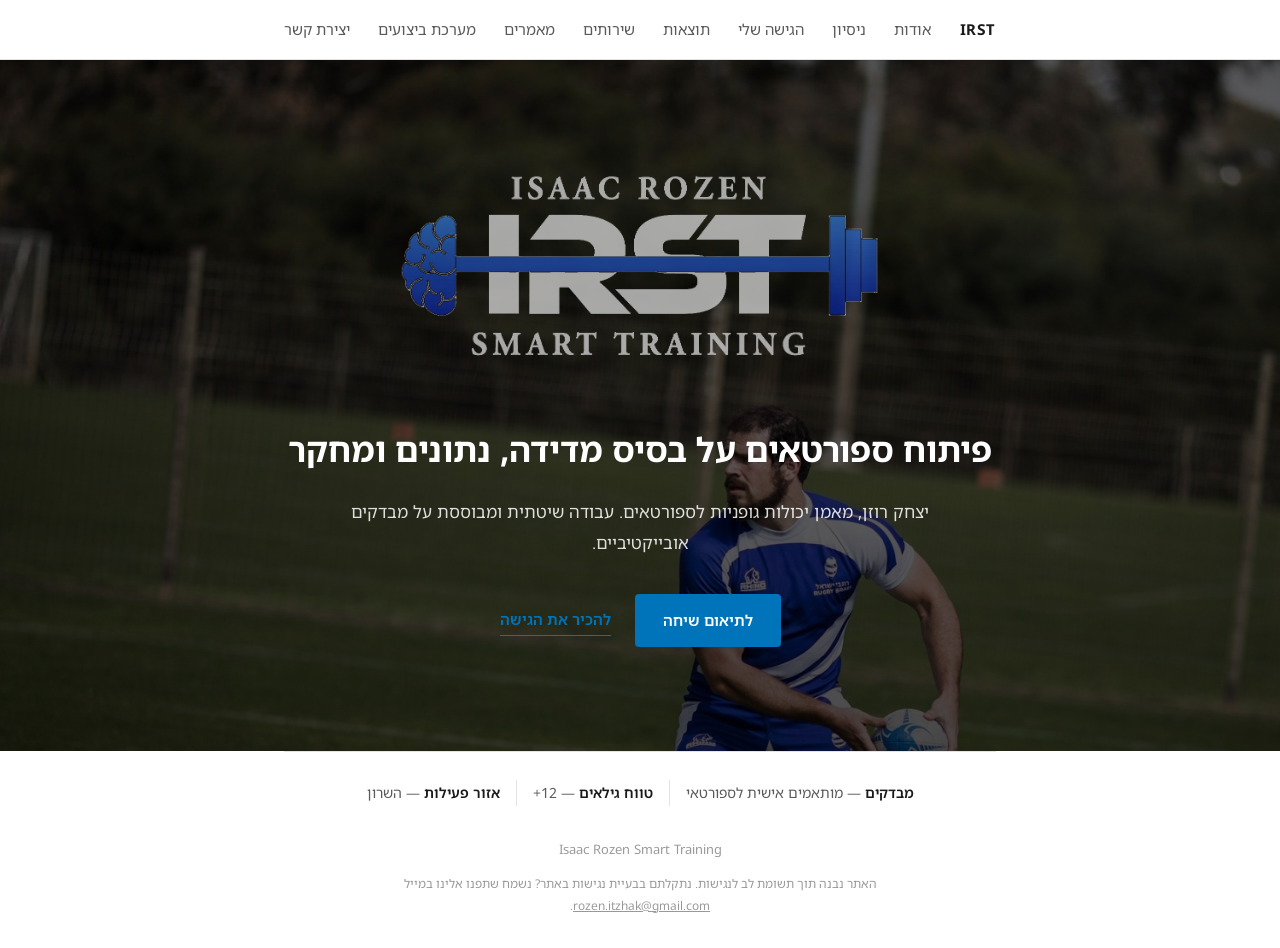
<file: index.html>
<!DOCTYPE html>
<html lang="he" dir="rtl">
<head>
<meta charset="UTF-8">
<meta name="viewport" content="width=device-width, initial-scale=1.0">
<title>יצחק רוזן — Smart Training</title>
<meta name="description" content="יצחק רוזן, מאמן יכולות גופניות לספורטאים. עבודה שיטתית ומבוססת על מבדקים אובייקטיביים.">
<link rel="preconnect" href="https://fonts.googleapis.com">
<link rel="preconnect" href="https://fonts.gstatic.com" crossorigin>
<link href="https://fonts.googleapis.com/css2?family=Noto+Sans+Hebrew:wght@400;500;600;700&display=swap" rel="stylesheet">
<link rel="stylesheet" href="styles.css">
</head>
<body>

<a href="#main" class="skip-link">דלג לתוכן הראשי</a>

<header class="site-nav">
  <div class="nav-inner">
    <a href="index.html" class="nav-brand">IRST</a>
    <nav class="nav-links" id="navLinks">
      <a href="about.html">אודות</a>
      <a href="experience.html">ניסיון</a>
      <a href="approach.html">הגישה שלי</a>
      <a href="results.html">תוצאות</a>
      <a href="services.html">שירותים</a>
      <a href="articles.html">מאמרים</a>
      <a href="dashboard/">מערכת ביצועים</a>
      <a href="contact.html">יצירת קשר</a>
    </nav>
    <button class="nav-toggle" id="navToggle" aria-label="פתיחת תפריט" aria-expanded="false">
      <span></span>
    </button>
  </div>
</header>

<main id="main">

  <!-- ============ HERO ============ -->
  <section class="hero-bg">
    <div class="hero-bg-overlay"></div>
    <div class="wrap hero-content">
      <img src="logo-white.png" alt="Isaac Rozen Smart Training — IRST" class="hero-logo" id="heroLogo">

      <h1>פיתוח ספורטאים על בסיס מדידה, נתונים ומחקר</h1>
      <p class="subtext">
        יצחק רוזן, מאמן יכולות גופניות לספורטאים. עבודה שיטתית ומבוססת על מבדקים אובייקטיביים.
      </p>

      <div class="hero-actions">
        <a href="contact.html" class="btn-primary">לתיאום שיחה</a>
        <a href="approach.html" class="link-secondary">להכיר את הגישה</a>
      </div>
    </div>
  </section>

  <div class="wrap">
    <div class="facts-strip">
      <div class="fact"><strong>מבדקים</strong> — מותאמים אישית לספורטאי</div>
      <div class="fact"><strong>טווח גילאים</strong> — 12+</div>
      <div class="fact"><strong>אזור פעילות</strong> — השרון</div>
    </div>
  </div>

</main>

<footer>
  <div class="wrap">
    Isaac Rozen Smart Training
    <p class="accessibility-note">
      האתר נבנה תוך תשומת לב לנגישות. נתקלתם בבעיית נגישות באתר?
      נשמח שתפנו אלינו במייל <a href="mailto:rozen.itzhak@gmail.com">rozen.itzhak@gmail.com</a>.
    </p>
  </div>
</footer>

<script>
  var navToggle = document.getElementById('navToggle');
  var navLinks = document.getElementById('navLinks');
  navToggle.addEventListener('click', function () {
    var isOpen = navLinks.classList.toggle('open');
    navToggle.classList.toggle('open', isOpen);
    navToggle.setAttribute('aria-expanded', isOpen ? 'true' : 'false');
  });

  var heroLogo = document.getElementById('heroLogo');
  heroLogo.addEventListener('error', function () {
    var placeholder = document.createElement('div');
    placeholder.className = 'hero-logo-placeholder';
    placeholder.textContent = 'לוגו IRST — יופיע כאן לאחר הוספת הקובץ logo.png';
    heroLogo.replaceWith(placeholder);
  });
</script>

</body>
</html>
</file>
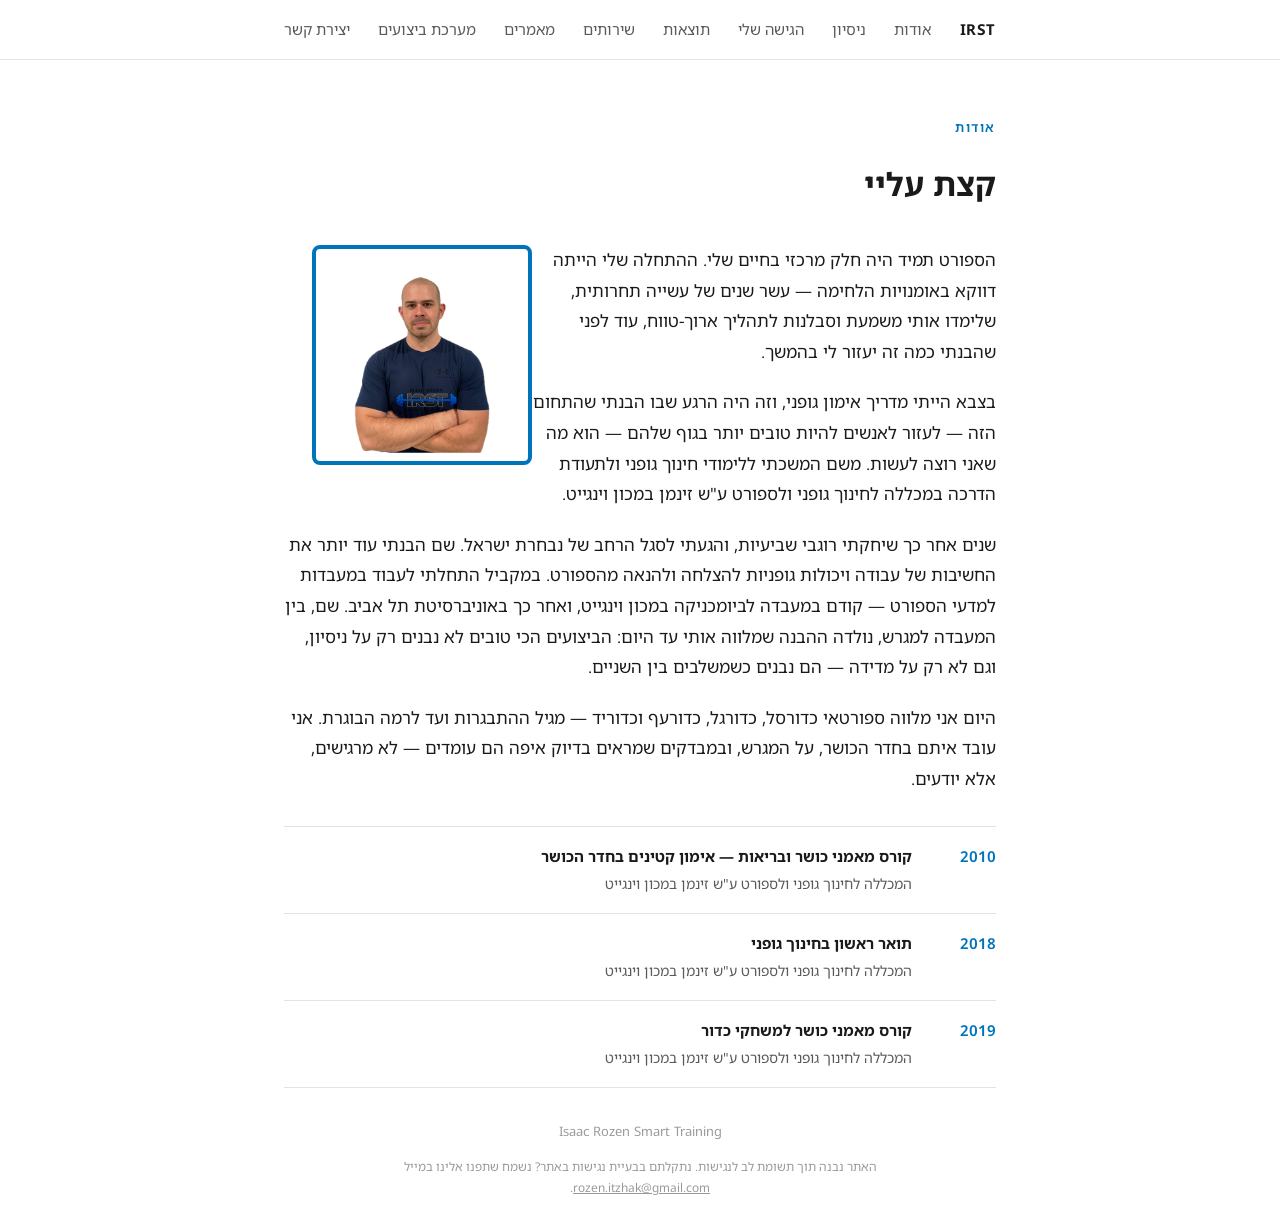
<file: about.html>
<!DOCTYPE html>
<html lang="he" dir="rtl">
<head>
<meta charset="UTF-8">
<meta name="viewport" content="width=device-width, initial-scale=1.0">
<title>אודות — יצחק רוזן Smart Training</title>
<meta name="description" content="קצת עליי — יצחק רוזן, מאמן יכולות גופניות לספורטאים.">
<link rel="preconnect" href="https://fonts.googleapis.com">
<link rel="preconnect" href="https://fonts.gstatic.com" crossorigin>
<link href="https://fonts.googleapis.com/css2?family=Noto+Sans+Hebrew:wght@400;500;600;700&display=swap" rel="stylesheet">
<link rel="stylesheet" href="styles.css">
</head>
<body>

<a href="#main" class="skip-link">דלג לתוכן הראשי</a>

<header class="site-nav">
  <div class="nav-inner">
    <a href="index.html" class="nav-brand">IRST</a>
    <nav class="nav-links" id="navLinks">
      <a href="about.html">אודות</a>
      <a href="experience.html">ניסיון</a>
      <a href="approach.html">הגישה שלי</a>
      <a href="results.html">תוצאות</a>
      <a href="services.html">שירותים</a>
      <a href="articles.html">מאמרים</a>
      <a href="dashboard/">מערכת ביצועים</a>
      <a href="contact.html">יצירת קשר</a>
    </nav>
    <button class="nav-toggle" id="navToggle" aria-label="פתיחת תפריט" aria-expanded="false">
      <span></span>
    </button>
  </div>
</header>

<main id="main">
  <section class="wrap" style="padding-top: 56px;">
    <p class="section-label">אודות</p>
    <h1 style="font-size: 2rem; margin-bottom: 32px;">קצת עליי</h1>

    <img src="isaac-headshot.png" alt="יצחק רוזן" class="about-photo">

    <p>
      הספורט תמיד היה חלק מרכזי בחיים שלי. ההתחלה שלי הייתה דווקא באומנויות
      הלחימה — עשר שנים של עשייה תחרותית, שלימדו אותי משמעת וסבלנות לתהליך ארוך-טווח, עוד לפני
      שהבנתי כמה זה יעזור לי בהמשך.
    </p>
    <p>
      בצבא הייתי מדריך אימון גופני, וזה היה הרגע שבו הבנתי שהתחום הזה — לעזור לאנשים להיות
      טובים יותר בגוף שלהם — הוא מה שאני רוצה לעשות. משם המשכתי ללימודי חינוך גופני ולתעודת
      הדרכה במכללה לחינוך גופני ולספורט ע"ש זינמן במכון וינגייט.
    </p>
    <p>
      שנים אחר כך שיחקתי רוגבי שביעיות, והגעתי לסגל הרחב של נבחרת ישראל. שם הבנתי עוד יותר את
      החשיבות של עבודה ויכולות גופניות להצלחה ולהנאה מהספורט. במקביל התחלתי לעבוד במעבדות
      למדעי הספורט — קודם במעבדה לביומכניקה במכון וינגייט, ואחר כך באוניברסיטת תל אביב. שם, בין
      המעבדה למגרש, נולדה ההבנה שמלווה אותי עד היום: הביצועים הכי טובים לא נבנים רק על ניסיון,
      וגם לא רק על מדידה — הם נבנים כשמשלבים בין השניים.
    </p>
    <p>
      היום אני מלווה ספורטאי כדורסל, כדורגל, כדורעף וכדוריד — מגיל ההתבגרות ועד לרמה הבוגרת.
      אני עובד איתם בחדר הכושר, על המגרש, ובמבדקים שמראים בדיוק איפה הם עומדים — לא מרגישים,
      אלא יודעים.
    </p>

    <div class="credentials">
      <div class="credential-row">
        <div class="credential-year">2010</div>
        <div class="credential-body">
          <strong>קורס מאמני כושר ובריאות — אימון קטינים בחדר הכושר</strong>
          <span>המכללה לחינוך גופני ולספורט ע"ש זינמן במכון וינגייט</span>
        </div>
      </div>
      <div class="credential-row">
        <div class="credential-year">2018</div>
        <div class="credential-body">
          <strong>תואר ראשון בחינוך גופני</strong>
          <span>המכללה לחינוך גופני ולספורט ע"ש זינמן במכון וינגייט</span>
        </div>
      </div>
      <div class="credential-row">
        <div class="credential-year">2019</div>
        <div class="credential-body">
          <strong>קורס מאמני כושר למשחקי כדור</strong>
          <span>המכללה לחינוך גופני ולספורט ע"ש זינמן במכון וינגייט</span>
        </div>
      </div>
    </div>
  </section>
</main>

<footer>
  <div class="wrap">
    Isaac Rozen Smart Training
    <p class="accessibility-note">
      האתר נבנה תוך תשומת לב לנגישות. נתקלתם בבעיית נגישות באתר?
      נשמח שתפנו אלינו במייל <a href="mailto:rozen.itzhak@gmail.com">rozen.itzhak@gmail.com</a>.
    </p>
  </div>
</footer>

<script>
  var navToggle = document.getElementById('navToggle');
  var navLinks = document.getElementById('navLinks');
  navToggle.addEventListener('click', function () {
    var isOpen = navLinks.classList.toggle('open');
    navToggle.classList.toggle('open', isOpen);
    navToggle.setAttribute('aria-expanded', isOpen ? 'true' : 'false');
  });
</script>

</body>
</html>
</file>
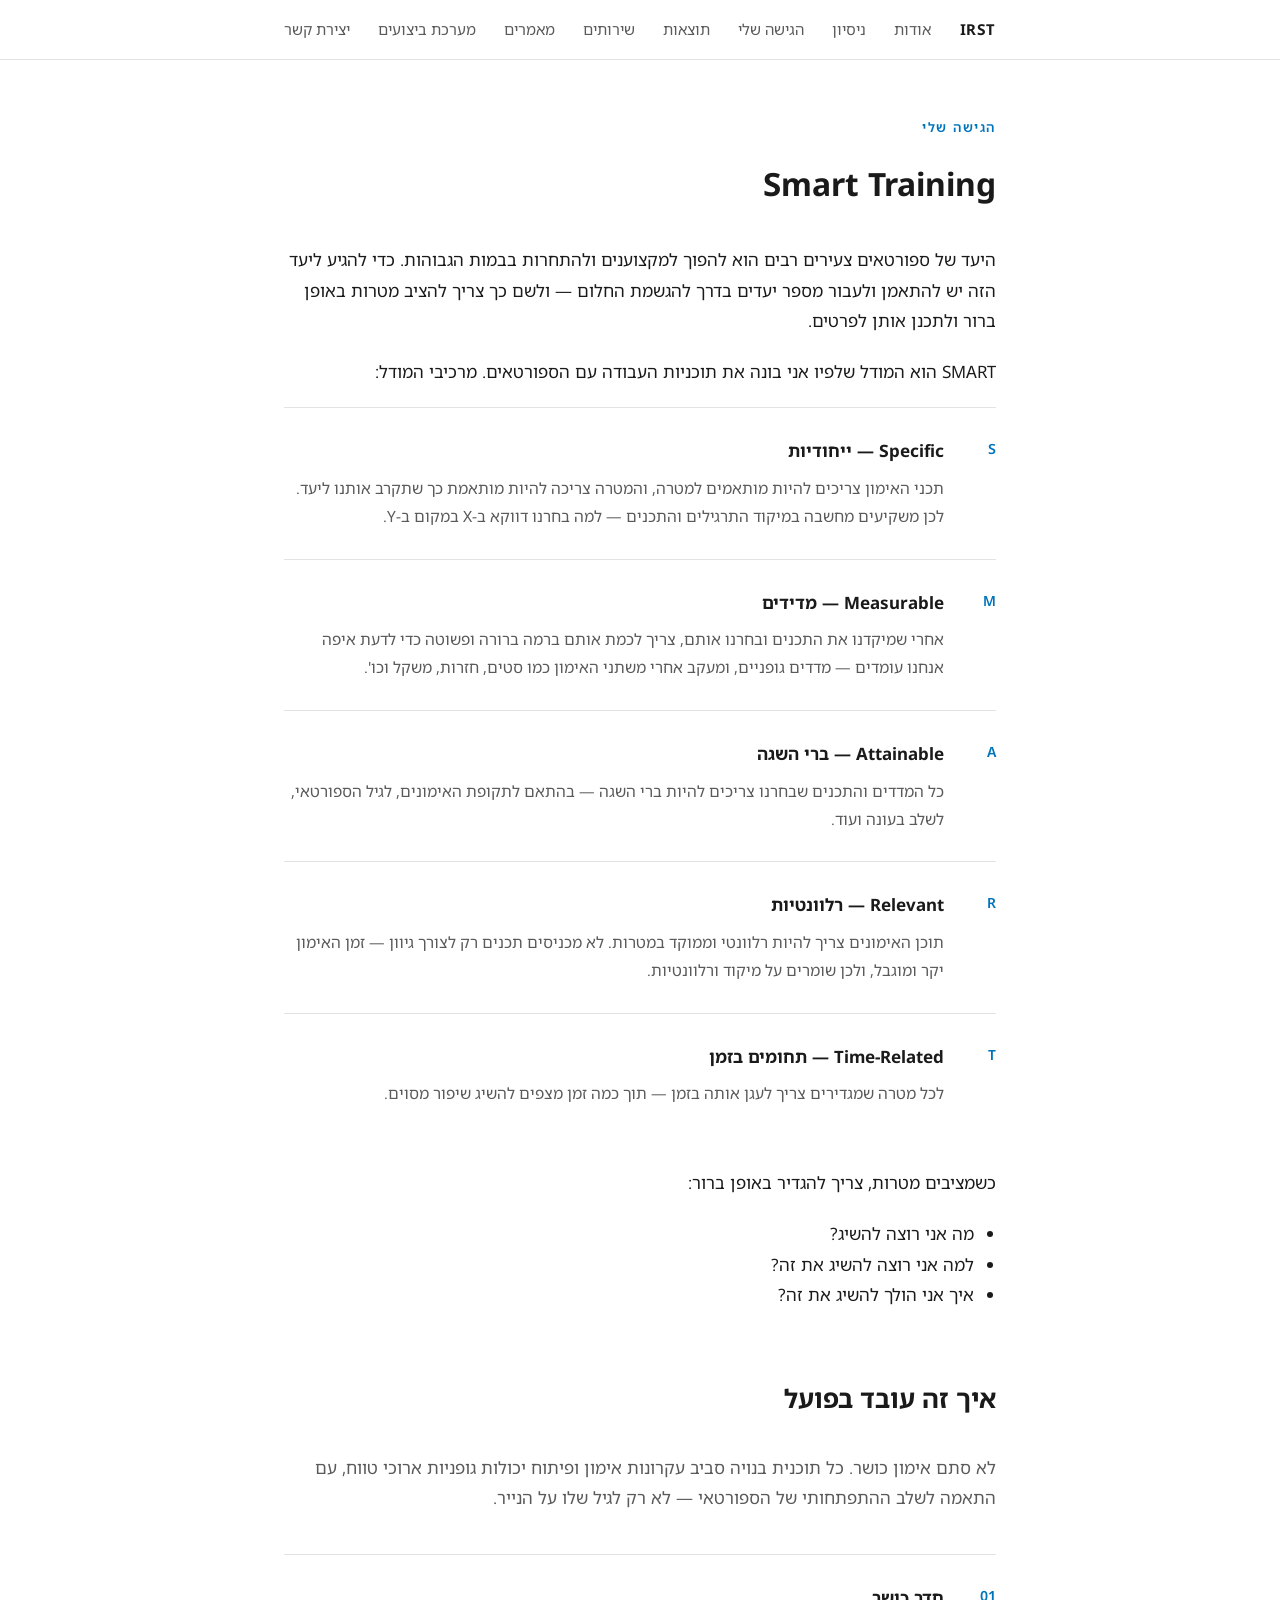
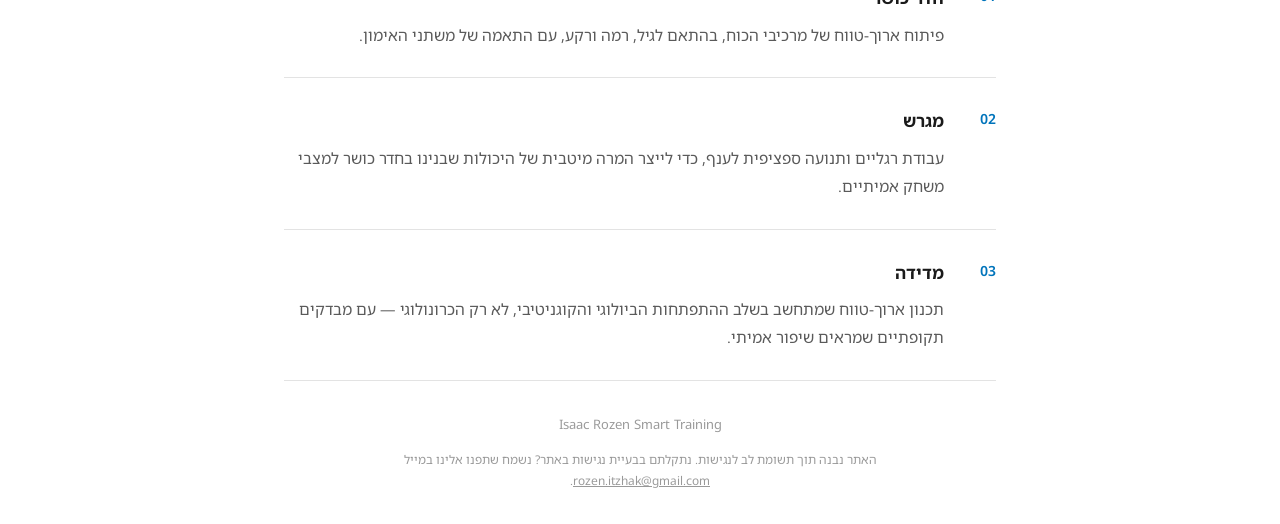
<file: approach.html>
<!DOCTYPE html>
<html lang="he" dir="rtl">
<head>
<meta charset="UTF-8">
<meta name="viewport" content="width=device-width, initial-scale=1.0">
<title>הגישה שלי — יצחק רוזן Smart Training</title>
<meta name="description" content="Smart Training — הגישה של יצחק רוזן לפיתוח אתלטי ארוך-טווח.">
<link rel="preconnect" href="https://fonts.googleapis.com">
<link rel="preconnect" href="https://fonts.gstatic.com" crossorigin>
<link href="https://fonts.googleapis.com/css2?family=Noto+Sans+Hebrew:wght@400;500;600;700&display=swap" rel="stylesheet">
<link rel="stylesheet" href="styles.css">
</head>
<body>

<a href="#main" class="skip-link">דלג לתוכן הראשי</a>

<header class="site-nav">
  <div class="nav-inner">
    <a href="index.html" class="nav-brand">IRST</a>
    <nav class="nav-links" id="navLinks">
      <a href="about.html">אודות</a>
      <a href="experience.html">ניסיון</a>
      <a href="approach.html">הגישה שלי</a>
      <a href="results.html">תוצאות</a>
      <a href="services.html">שירותים</a>
      <a href="articles.html">מאמרים</a>
      <a href="dashboard/">מערכת ביצועים</a>
      <a href="contact.html">יצירת קשר</a>
    </nav>
    <button class="nav-toggle" id="navToggle" aria-label="פתיחת תפריט" aria-expanded="false">
      <span></span>
    </button>
  </div>
</header>

<main id="main">
  <section class="wrap" style="padding-top: 56px;">
    <p class="section-label">הגישה שלי</p>
    <h1 style="font-size: 2rem; margin-bottom: 32px;">Smart Training</h1>
    <p>
      היעד של ספורטאים צעירים רבים הוא להפוך למקצוענים ולהתחרות בבמות הגבוהות. כדי להגיע ליעד
      הזה יש להתאמן ולעבור מספר יעדים בדרך להגשמת החלום — ולשם כך צריך להציב מטרות באופן ברור
      ולתכנן אותן לפרטים.
    </p>
    <p>
      SMART הוא המודל שלפיו אני בונה את תוכניות העבודה עם הספורטאים. מרכיבי המודל:
    </p>

    <div class="approach-item">
      <div class="approach-num">S</div>
      <div class="approach-body">
        <h3>Specific — ייחודיות</h3>
        <p>
          תכני האימון צריכים להיות מותאמים למטרה, והמטרה צריכה להיות מותאמת כך שתקרב אותנו ליעד.
          לכן משקיעים מחשבה במיקוד התרגילים והתכנים — למה בחרנו דווקא ב-X במקום ב-Y.
        </p>
      </div>
    </div>
    <div class="approach-item">
      <div class="approach-num">M</div>
      <div class="approach-body">
        <h3>Measurable — מדידים</h3>
        <p>
          אחרי שמיקדנו את התכנים ובחרנו אותם, צריך לכמת אותם ברמה ברורה ופשוטה כדי לדעת איפה
          אנחנו עומדים — מדדים גופניים, ומעקב אחרי משתני האימון כמו סטים, חזרות, משקל וכו'.
        </p>
      </div>
    </div>
    <div class="approach-item">
      <div class="approach-num">A</div>
      <div class="approach-body">
        <h3>Attainable — ברי השגה</h3>
        <p>
          כל המדדים והתכנים שבחרנו צריכים להיות ברי השגה — בהתאם לתקופת האימונים, לגיל הספורטאי,
          לשלב בעונה ועוד.
        </p>
      </div>
    </div>
    <div class="approach-item">
      <div class="approach-num">R</div>
      <div class="approach-body">
        <h3>Relevant — רלוונטיות</h3>
        <p>
          תוכן האימונים צריך להיות רלוונטי וממוקד במטרות. לא מכניסים תכנים רק לצורך גיוון — זמן
          האימון יקר ומוגבל, ולכן שומרים על מיקוד ורלוונטיות.
        </p>
      </div>
    </div>
    <div class="approach-item">
      <div class="approach-num">T</div>
      <div class="approach-body">
        <h3>Time-Related — תחומים בזמן</h3>
        <p>
          לכל מטרה שמגדירים צריך לעגן אותה בזמן — תוך כמה זמן מצפים להשיג שיפור מסוים.
        </p>
      </div>
    </div>

    <p style="margin-top: 32px;">
      כשמציבים מטרות, צריך להגדיר באופן ברור:
    </p>
    <ul>
      <li>מה אני רוצה להשיג?</li>
      <li>למה אני רוצה להשיג את זה?</li>
      <li>איך אני הולך להשיג את זה?</li>
    </ul>

    <h2 style="margin-top: 64px;">איך זה עובד בפועל</h2>
    <p class="approach-intro">
      לא סתם אימון כושר. כל תוכנית בנויה סביב עקרונות אימון ופיתוח יכולות גופניות ארוכי טווח,
      עם התאמה לשלב ההתפתחותי של הספורטאי — לא רק לגיל שלו על הנייר.
    </p>

    <div class="approach-item">
      <div class="approach-num">01</div>
      <div class="approach-body">
        <h3>חדר כושר</h3>
        <p>
          פיתוח ארוך-טווח של מרכיבי הכוח, בהתאם לגיל, רמה ורקע, עם התאמה של משתני האימון.
        </p>
      </div>
    </div>
    <div class="approach-item">
      <div class="approach-num">02</div>
      <div class="approach-body">
        <h3>מגרש</h3>
        <p>
          עבודת רגליים ותנועה ספציפית לענף, כדי לייצר המרה מיטבית של היכולות שבנינו בחדר כושר
          למצבי משחק אמיתיים.
        </p>
      </div>
    </div>
    <div class="approach-item">
      <div class="approach-num">03</div>
      <div class="approach-body">
        <h3>מדידה</h3>
        <p>
          תכנון ארוך-טווח שמתחשב בשלב ההתפתחות הביולוגי והקוגניטיבי, לא רק הכרונולוגי — עם
          מבדקים תקופתיים שמראים שיפור אמיתי.
        </p>
      </div>
    </div>
  </section>
</main>

<footer>
  <div class="wrap">
    Isaac Rozen Smart Training
    <p class="accessibility-note">
      האתר נבנה תוך תשומת לב לנגישות. נתקלתם בבעיית נגישות באתר?
      נשמח שתפנו אלינו במייל <a href="mailto:rozen.itzhak@gmail.com">rozen.itzhak@gmail.com</a>.
    </p>
  </div>
</footer>

<script>
  var navToggle = document.getElementById('navToggle');
  var navLinks = document.getElementById('navLinks');
  navToggle.addEventListener('click', function () {
    var isOpen = navLinks.classList.toggle('open');
    navToggle.classList.toggle('open', isOpen);
    navToggle.setAttribute('aria-expanded', isOpen ? 'true' : 'false');
  });
</script>

</body>
</html>
</file>
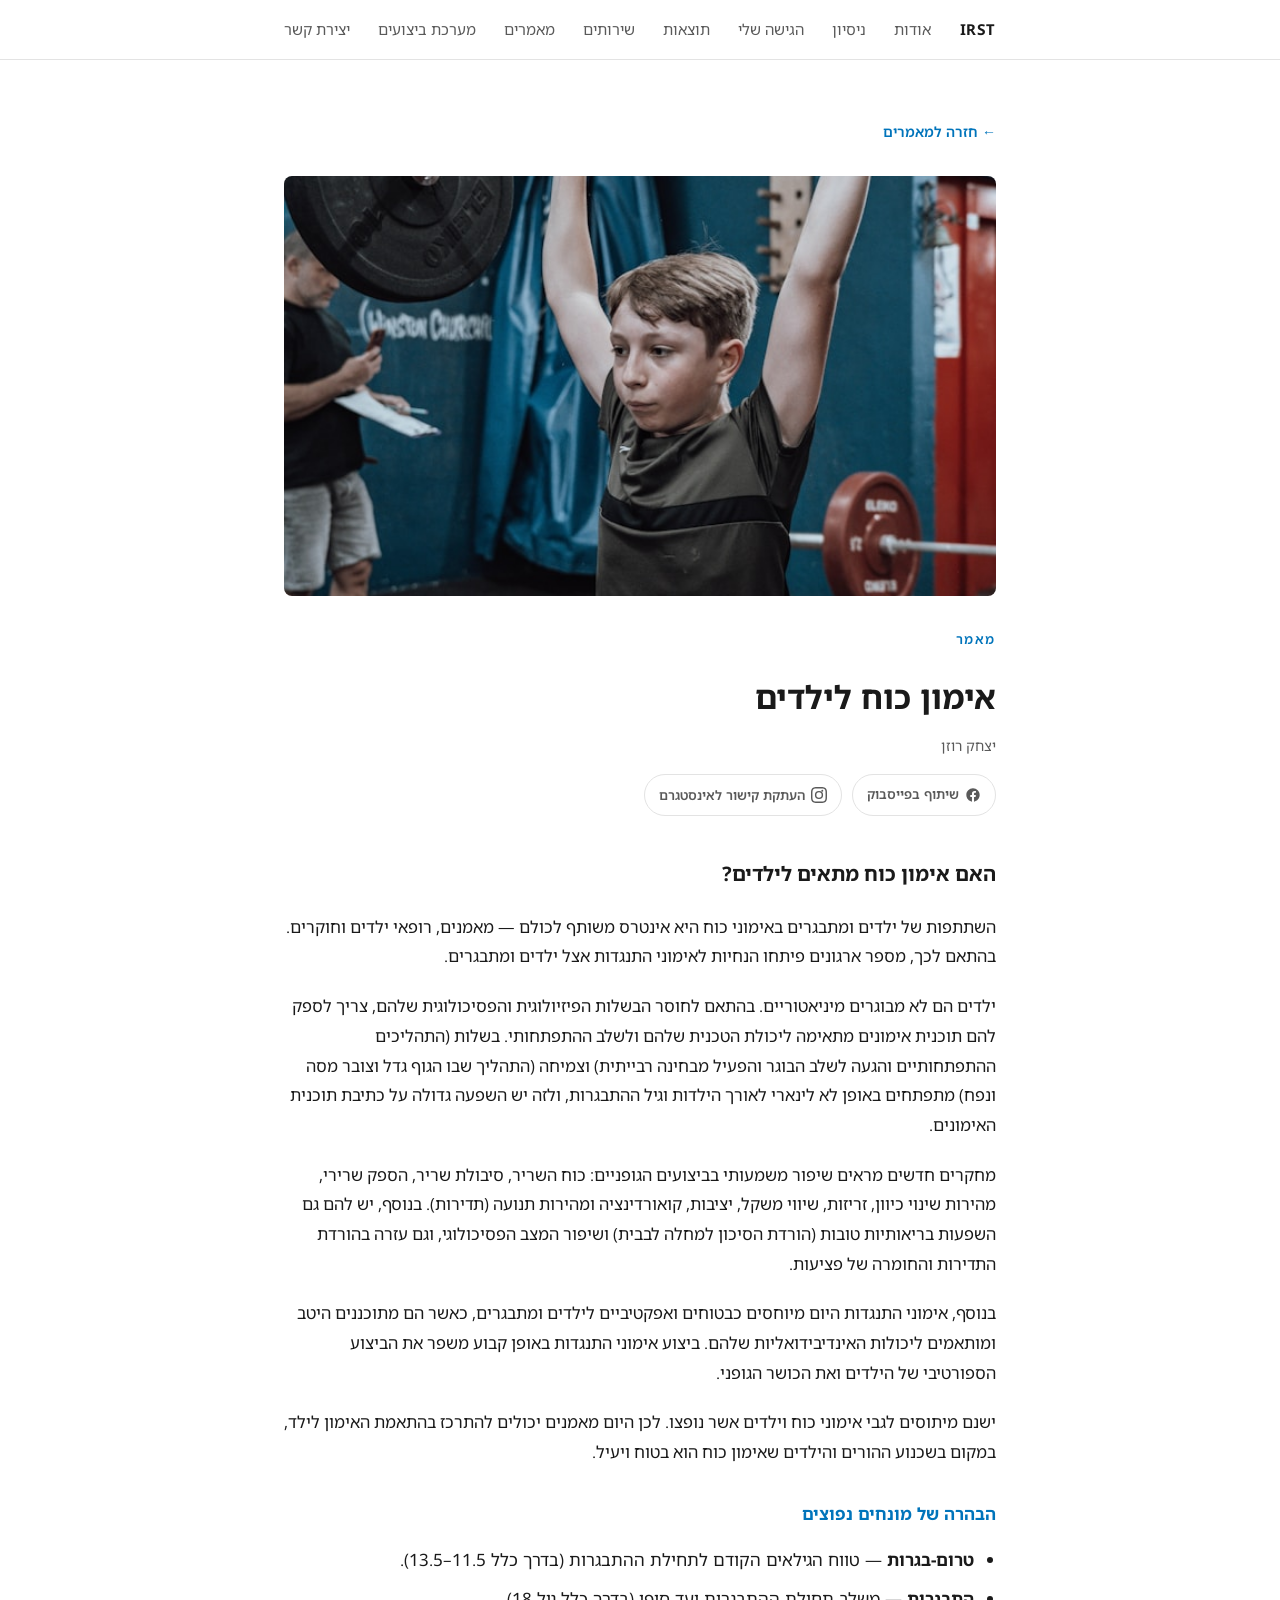
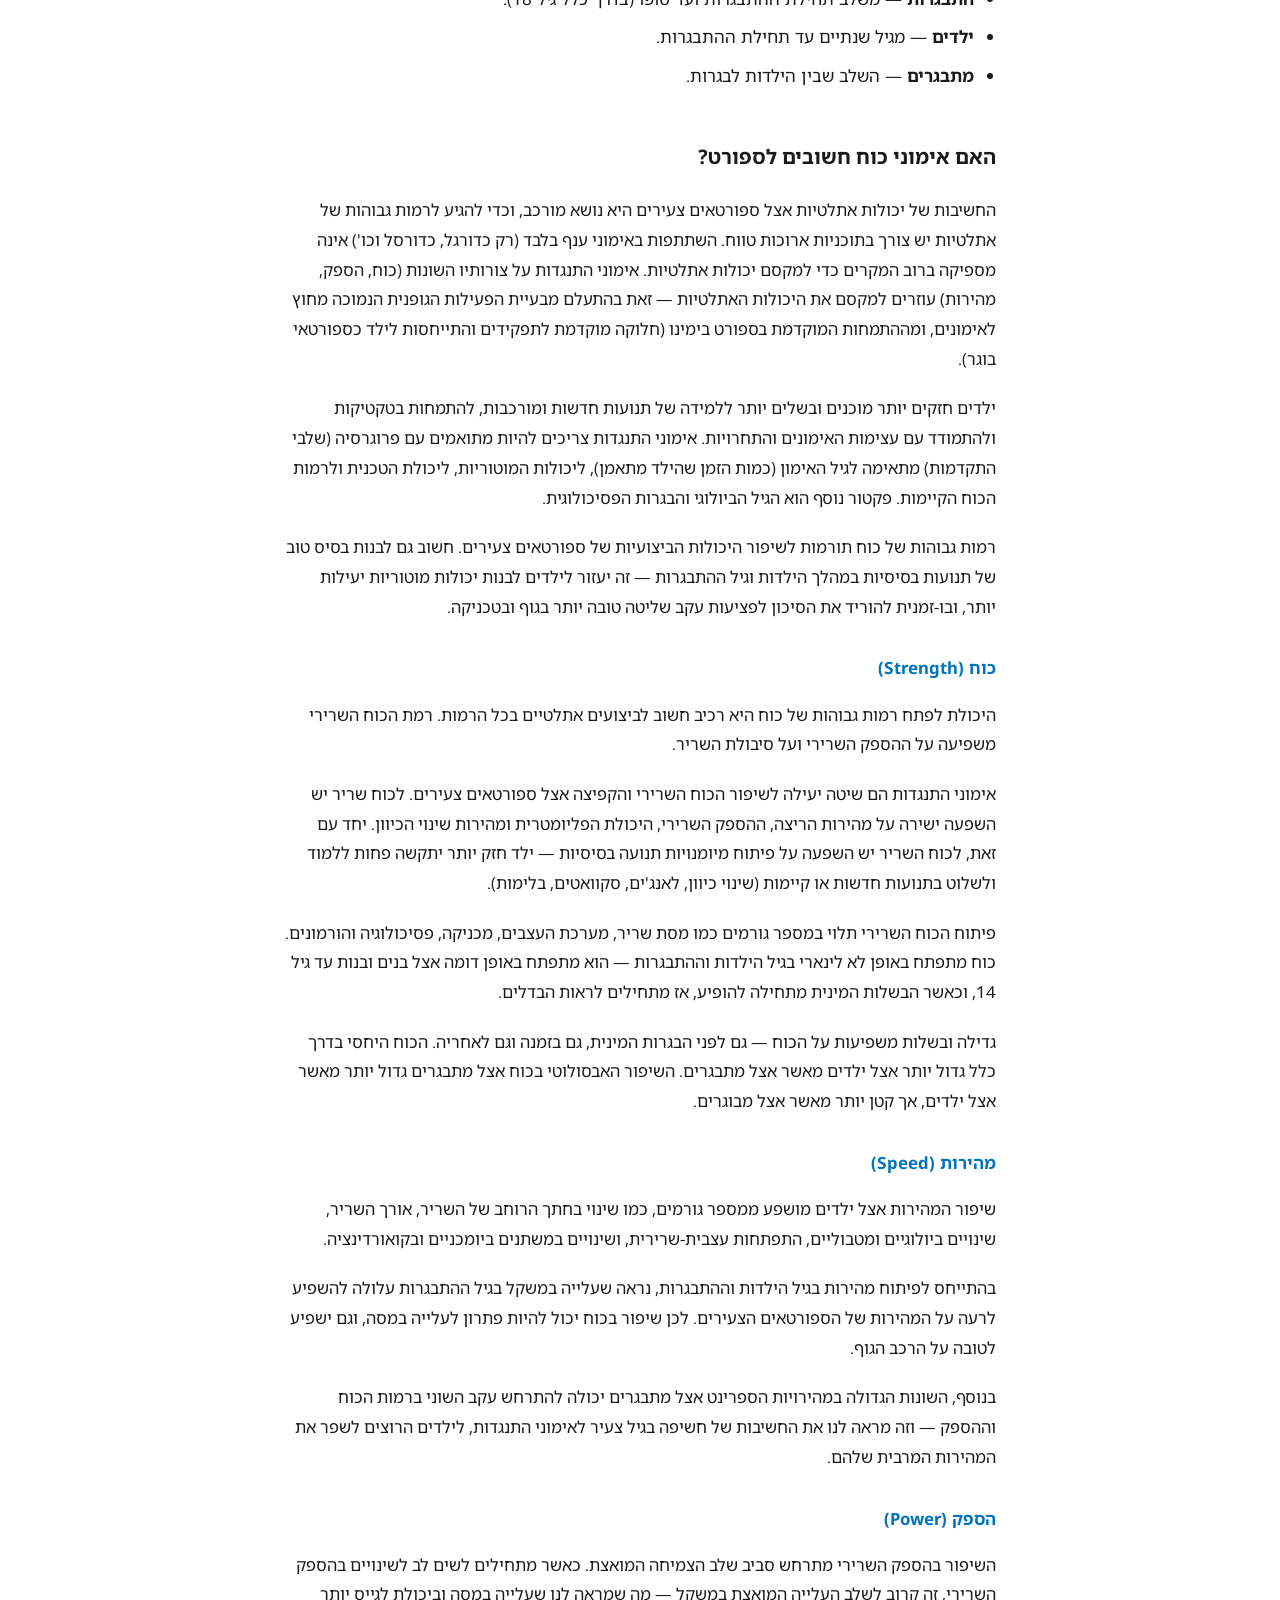
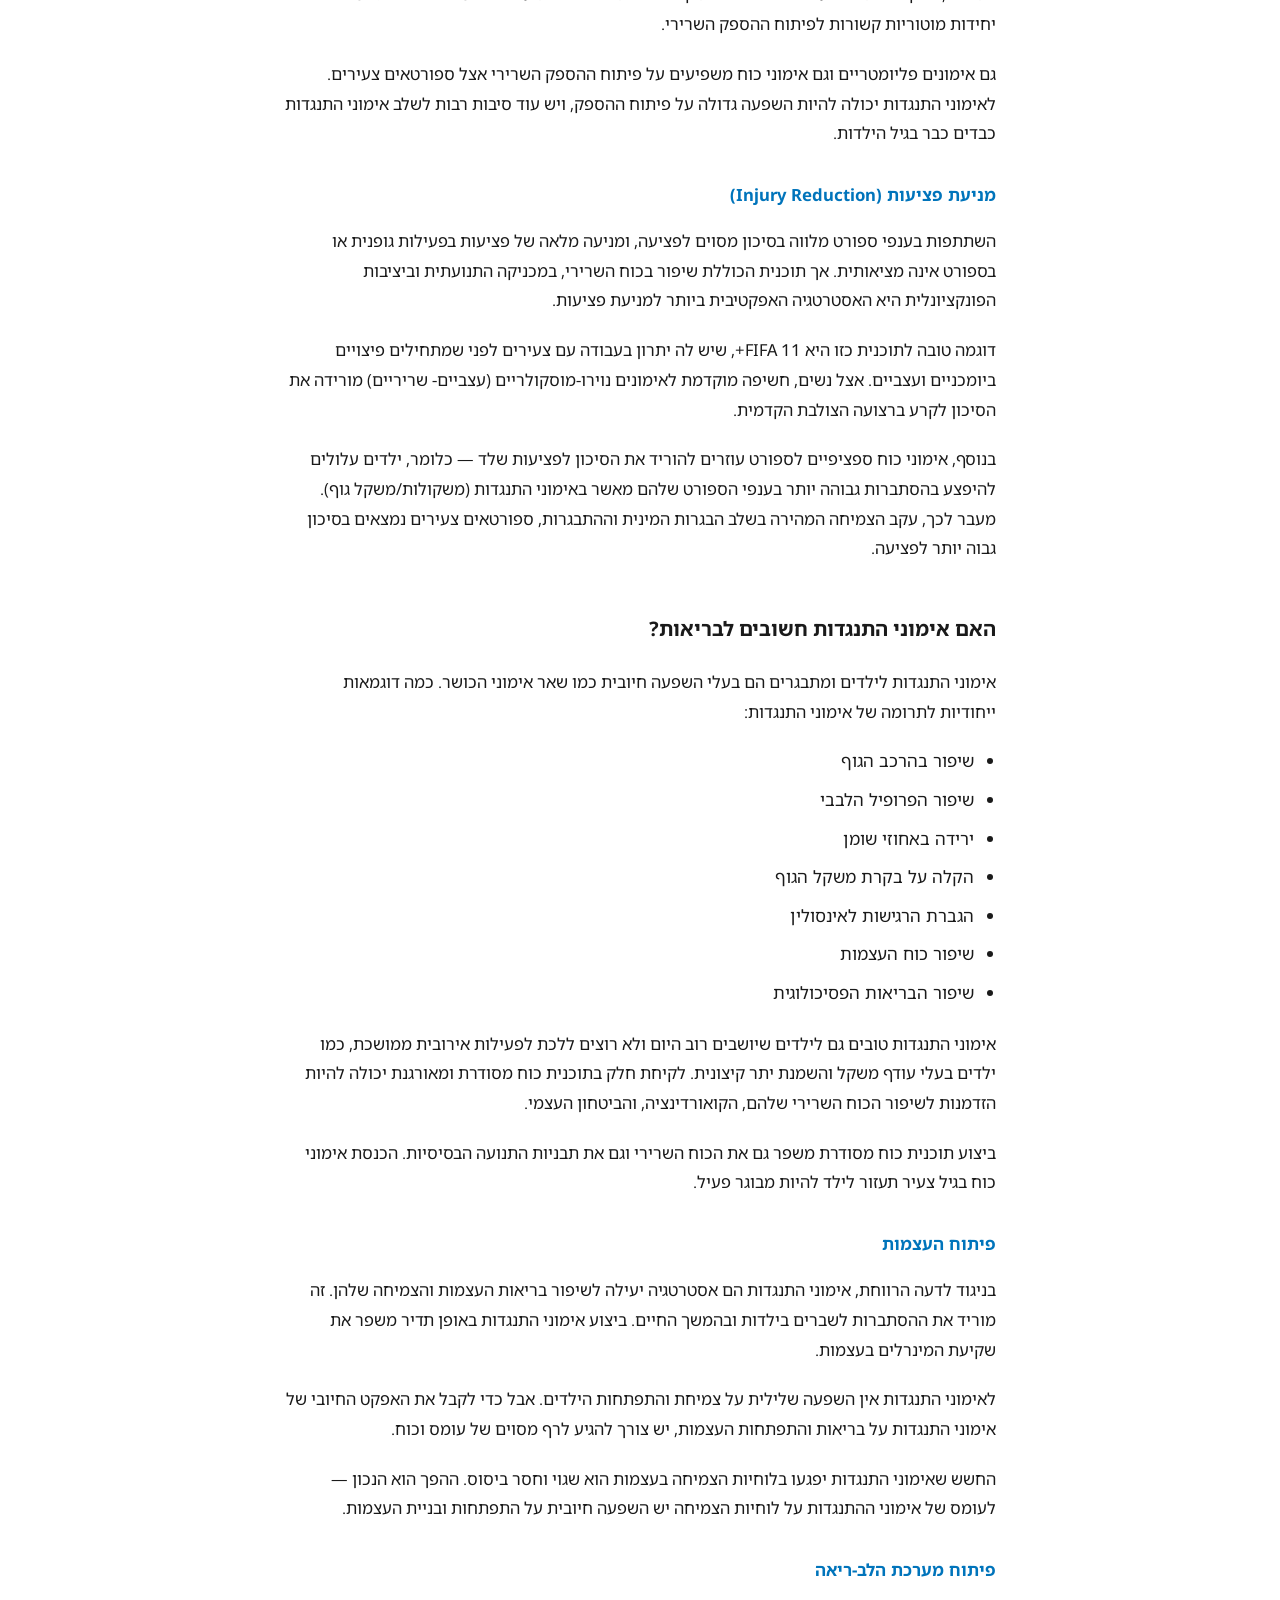
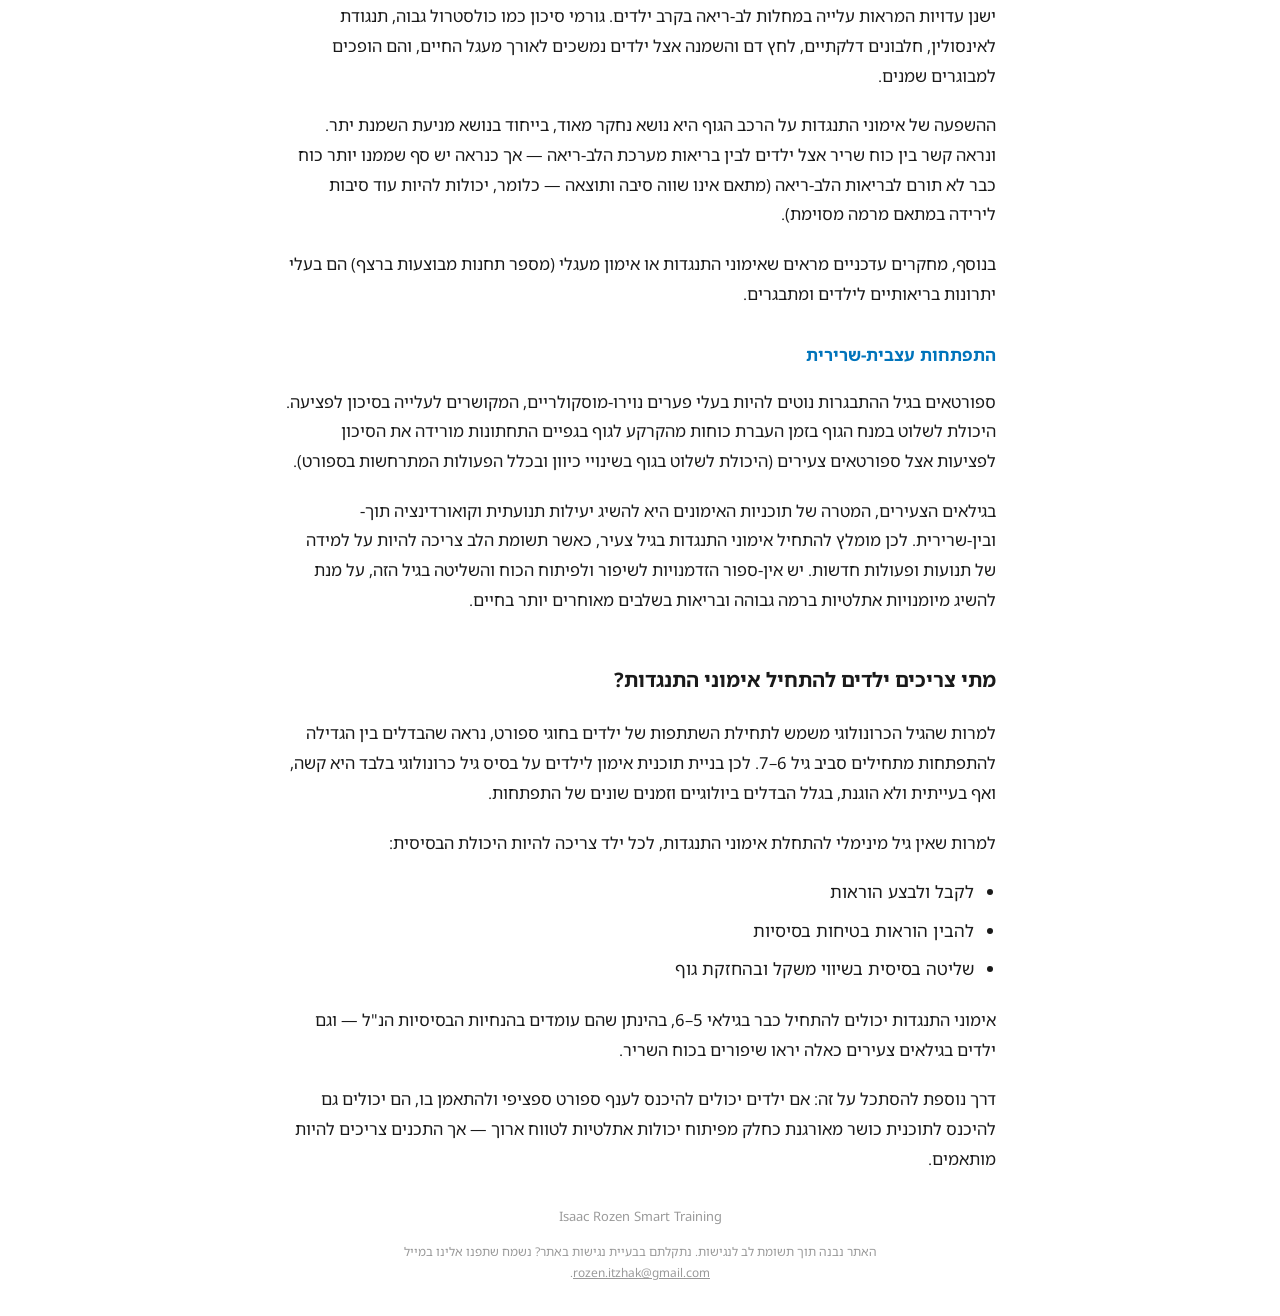
<file: article-imun-koach-yeladim.html>
<!DOCTYPE html>
<html lang="he" dir="rtl">
<head>
<meta charset="UTF-8">
<meta name="viewport" content="width=device-width, initial-scale=1.0">
<title>אימון כוח לילדים — יצחק רוזן Smart Training</title>
<meta name="description" content="מה אומר המחקר על אימוני התנגדות אצל ילדים ומתבגרים — בטיחות, מיתוסים נפוצים, והשפעה על כוח, מהירות, הספק ובריאות העצמות.">
<link rel="preconnect" href="https://fonts.googleapis.com">
<link rel="preconnect" href="https://fonts.gstatic.com" crossorigin>
<link href="https://fonts.googleapis.com/css2?family=Noto+Sans+Hebrew:wght@400;500;600;700&display=swap" rel="stylesheet">
<link rel="stylesheet" href="styles.css">
</head>
<body>

<a href="#main" class="skip-link">דלג לתוכן הראשי</a>

<header class="site-nav">
  <div class="nav-inner">
    <a href="index.html" class="nav-brand">IRST</a>
    <nav class="nav-links" id="navLinks">
      <a href="about.html">אודות</a>
      <a href="experience.html">ניסיון</a>
      <a href="approach.html">הגישה שלי</a>
      <a href="results.html">תוצאות</a>
      <a href="services.html">שירותים</a>
      <a href="articles.html">מאמרים</a>
      <a href="dashboard/">מערכת ביצועים</a>
      <a href="contact.html">יצירת קשר</a>
    </nav>
    <button class="nav-toggle" id="navToggle" aria-label="פתיחת תפריט" aria-expanded="false">
      <span></span>
    </button>
  </div>
</header>

<main id="main">
  <section class="wrap" style="padding-top: 56px;">
    <a class="back-link" href="articles.html">← חזרה למאמרים</a>
    <img src="marvin-cors-di-V-oU6-s4-unsplash.jpg" alt="ילד מבצע הרמת משקולת מעל הראש באימון כוח מודרך" class="article-hero-image">
    <p class="section-label">מאמר</p>
    <h1 style="font-size: 2rem; margin-bottom: 8px;">אימון כוח לילדים</h1>
    <p class="article-meta">יצחק רוזן</p>
    <div class="share-buttons">
      <a class="share-btn" href="#" onclick="shareFacebook(); return false;" aria-label="שיתוף בפייסבוק">
        <svg viewBox="0 0 24 24" aria-hidden="true"><path d="M22 12.06C22 6.51 17.52 2 12 2S2 6.51 2 12.06c0 5 3.66 9.15 8.44 9.94v-7.03H7.9v-2.91h2.54V9.85c0-2.5 1.49-3.89 3.77-3.89 1.09 0 2.24.2 2.24.2v2.46h-1.26c-1.24 0-1.63.77-1.63 1.56v1.88h2.78l-.44 2.91h-2.34V22c4.78-.79 8.44-4.94 8.44-9.94z"/></svg>
        שיתוף בפייסבוק
      </a>
      <button type="button" class="share-btn" onclick="shareInstagram(this)" aria-label="העתקת קישור לשיתוף באינסטגרם">
        <svg viewBox="0 0 24 24" aria-hidden="true"><path d="M12 2.16c3.2 0 3.58.01 4.85.07 1.17.05 1.8.25 2.23.41.56.22.96.48 1.38.9.42.42.68.82.9 1.38.16.42.36 1.06.41 2.23.06 1.27.07 1.65.07 4.85s-.01 3.58-.07 4.85c-.05 1.17-.25 1.8-.41 2.23-.22.56-.48.96-.9 1.38-.42.42-.82.68-1.38.9-.42.16-1.06.36-2.23.41-1.27.06-1.65.07-4.85.07s-3.58-.01-4.85-.07c-1.17-.05-1.8-.25-2.23-.41-.56-.22-.96-.48-1.38-.9-.42-.42-.68-.82-.9-1.38-.16-.42-.36-1.06-.41-2.23-.06-1.27-.07-1.65-.07-4.85s.01-3.58.07-4.85c.05-1.17.25-1.8.41-2.23.22-.56.48-.96.9-1.38.42-.42.82-.68 1.38-.9.42-.16 1.06-.36 2.23-.41 1.27-.06 1.65-.07 4.85-.07M12 0C8.74 0 8.33.01 7.05.07 5.78.13 4.9.33 4.14.63c-.79.31-1.46.72-2.13 1.38C1.35 2.68.94 3.35.63 4.14.33 4.9.13 5.78.07 7.05.01 8.33 0 8.74 0 12s.01 3.67.07 4.95c.06 1.27.26 2.15.56 2.91.31.79.72 1.46 1.38 2.13.67.66 1.34 1.07 2.13 1.38.76.3 1.64.5 2.91.56 1.28.06 1.69.07 4.95.07s3.67-.01 4.95-.07c1.27-.06 2.15-.26 2.91-.56.79-.31 1.46-.72 2.13-1.38.66-.67 1.07-1.34 1.38-2.13.3-.76.5-1.64.56-2.91.06-1.28.07-1.69.07-4.95s-.01-3.67-.07-4.95c-.06-1.27-.26-2.15-.56-2.91-.31-.79-.72-1.46-1.38-2.13C21.32 1.35 20.65.94 19.86.63c-.76-.3-1.64-.5-2.91-.56C15.67.01 15.26 0 12 0zm0 5.84A6.16 6.16 0 1 0 18.16 12 6.16 6.16 0 0 0 12 5.84zm0 10.16A4 4 0 1 1 16 12a4 4 0 0 1-4 4zm6.41-10.4a1.44 1.44 0 1 1-1.44-1.44 1.44 1.44 0 0 1 1.44 1.44z"/></svg>
        <span class="share-btn-label">העתקת קישור לאינסטגרם</span>
      </button>
    </div>

    <div class="article-body">

      <h2>האם אימון כוח מתאים לילדים?</h2>
      <p>
        השתתפות של ילדים ומתבגרים באימוני כוח היא אינטרס משותף לכולם — מאמנים, רופאי ילדים
        וחוקרים. בהתאם לכך, מספר ארגונים פיתחו הנחיות לאימוני התנגדות אצל ילדים ומתבגרים.
      </p>
      <p>
        ילדים הם לא מבוגרים מיניאטוריים. בהתאם לחוסר הבשלות הפיזיולוגית והפסיכולוגית שלהם, צריך
        לספק להם תוכנית אימונים מתאימה ליכולת הטכנית שלהם ולשלב ההתפתחותי. בשלות (התהליכים
        ההתפתחותיים והגעה לשלב הבוגר והפעיל מבחינה רבייתית) וצמיחה (התהליך שבו הגוף גדל וצובר
        מסה ונפח) מתפתחים באופן לא לינארי לאורך הילדות וגיל ההתבגרות, ולזה יש השפעה גדולה על
        כתיבת תוכנית האימונים.
      </p>
      <p>
        מחקרים חדשים מראים שיפור משמעותי בביצועים הגופניים: כוח השריר, סיבולת שריר, הספק
        שרירי, מהירות שינוי כיוון, זריזות, שיווי משקל, יציבות, קואורדינציה ומהירות תנועה
        (תדירות). בנוסף, יש להם גם השפעות בריאותיות טובות (הורדת הסיכון למחלה לבבית) ושיפור
        המצב הפסיכולוגי, וגם עזרה בהורדת התדירות והחומרה של פציעות.
      </p>
      <p>
        בנוסף, אימוני התנגדות היום מיוחסים כבטוחים ואפקטיביים לילדים ומתבגרים, כאשר הם מתוכננים
        היטב ומותאמים ליכולות האינדיבידואליות שלהם. ביצוע אימוני התנגדות באופן קבוע משפר את
        הביצוע הספורטיבי של הילדים ואת הכושר הגופני.
      </p>
      <p>
        ישנם מיתוסים לגבי אימוני כוח וילדים אשר נופצו. לכן היום מאמנים יכולים להתרכז בהתאמת
        האימון לילד, במקום בשכנוע ההורים והילדים שאימון כוח הוא בטוח ויעיל.
      </p>

      <h3>הבהרה של מונחים נפוצים</h3>
      <ul>
        <li><strong>טרום-בגרות</strong> — טווח הגילאים הקודם לתחילת ההתבגרות (בדרך כלל 11.5–13.5).</li>
        <li><strong>התבגרות</strong> — משלב תחילת ההתבגרות ועד סופו (בדרך כלל גיל 18).</li>
        <li><strong>ילדים</strong> — מגיל שנתיים עד תחילת ההתבגרות.</li>
        <li><strong>מתבגרים</strong> — השלב שבין הילדות לבגרות.</li>
      </ul>

      <h2>האם אימוני כוח חשובים לספורט?</h2>
      <p>
        החשיבות של יכולות אתלטיות אצל ספורטאים צעירים היא נושא מורכב, וכדי להגיע לרמות גבוהות
        של אתלטיות יש צורך בתוכניות ארוכות טווח. השתתפות באימוני ענף בלבד (רק כדורגל, כדורסל
        וכו') אינה מספיקה ברוב המקרים כדי למקסם יכולות אתלטיות. אימוני התנגדות על צורותיו
        השונות (כוח, הספק, מהירות) עוזרים למקסם את היכולות האתלטיות — זאת בהתעלם מבעיית הפעילות
        הגופנית הנמוכה מחוץ לאימונים, ומההתמחות המוקדמת בספורט בימינו (חלוקה מוקדמת לתפקידים
        והתייחסות לילד כספורטאי בוגר).
      </p>
      <p>
        ילדים חזקים יותר מוכנים ובשלים יותר ללמידה של תנועות חדשות ומורכבות, להתמחות בטקטיקות
        ולהתמודד עם עצימות האימונים והתחרויות. אימוני התנגדות צריכים להיות מתואמים עם פרוגרסיה
        (שלבי התקדמות) מתאימה לגיל האימון (כמות הזמן שהילד מתאמן), ליכולות המוטוריות, ליכולת
        הטכנית ולרמות הכוח הקיימות. פקטור נוסף הוא הגיל הביולוגי והבגרות הפסיכולוגית.
      </p>
      <p>
        רמות גבוהות של כוח תורמות לשיפור היכולות הביצועיות של ספורטאים צעירים. חשוב גם לבנות
        בסיס טוב של תנועות בסיסיות במהלך הילדות וגיל ההתבגרות — זה יעזור לילדים לבנות יכולות
        מוטוריות יעילות יותר, ובו-זמנית להוריד את הסיכון לפציעות עקב שליטה טובה יותר בגוף
        ובטכניקה.
      </p>

      <h3>כוח (Strength)</h3>
      <p>
        היכולת לפתח רמות גבוהות של כוח היא רכיב חשוב לביצועים אתלטיים בכל הרמות. רמת הכוח
        השרירי משפיעה על ההספק השרירי ועל סיבולת השריר.
      </p>
      <p>
        אימוני התנגדות הם שיטה יעילה לשיפור הכוח השרירי והקפיצה אצל ספורטאים צעירים. לכוח שריר
        יש השפעה ישירה על מהירות הריצה, ההספק השרירי, היכולת הפליומטרית ומהירות שינוי הכיוון.
        יחד עם זאת, לכוח השריר יש השפעה על פיתוח מיומנויות תנועה בסיסיות — ילד חזק יותר יתקשה
        פחות ללמוד ולשלוט בתנועות חדשות או קיימות (שינוי כיוון, לאנג'ים, סקוואטים, בלימות).
      </p>
      <p>
        פיתוח הכוח השרירי תלוי במספר גורמים כמו מסת שריר, מערכת העצבים, מכניקה, פסיכולוגיה
        והורמונים. כוח מתפתח באופן לא לינארי בגיל הילדות וההתבגרות — הוא מתפתח באופן דומה אצל
        בנים ובנות עד גיל 14, וכאשר הבשלות המינית מתחילה להופיע, אז מתחילים לראות הבדלים.
      </p>
      <p>
        גדילה ובשלות משפיעות על הכוח — גם לפני הבגרות המינית, גם בזמנה וגם לאחריה. הכוח היחסי
        בדרך כלל גדול יותר אצל ילדים מאשר אצל מתבגרים. השיפור האבסולוטי בכוח אצל מתבגרים גדול
        יותר מאשר אצל ילדים, אך קטן יותר מאשר אצל מבוגרים.
      </p>

      <h3>מהירות (Speed)</h3>
      <p>
        שיפור המהירות אצל ילדים מושפע ממספר גורמים, כמו שינוי בחתך הרוחב של השריר, אורך השריר,
        שינויים ביולוגיים ומטבוליים, התפתחות עצבית-שרירית, ושינויים במשתנים ביומכניים
        ובקואורדינציה.
      </p>
      <p>
        בהתייחס לפיתוח מהירות בגיל הילדות וההתבגרות, נראה שעלייה במשקל בגיל ההתבגרות עלולה
        להשפיע לרעה על המהירות של הספורטאים הצעירים. לכן שיפור בכוח יכול להיות פתרון לעלייה
        במסה, וגם ישפיע לטובה על הרכב הגוף.
      </p>
      <p>
        בנוסף, השונות הגדולה במהירויות הספרינט אצל מתבגרים יכולה להתרחש עקב השוני ברמות הכוח
        וההספק — וזה מראה לנו את החשיבות של חשיפה בגיל צעיר לאימוני התנגדות, לילדים הרוצים לשפר
        את המהירות המרבית שלהם.
      </p>

      <h3>הספק (Power)</h3>
      <p>
        השיפור בהספק השרירי מתרחש סביב שלב הצמיחה המואצת. כאשר מתחילים לשים לב לשינויים בהספק
        השרירי, זה קרוב לשלב העלייה המואצת במשקל — מה שמראה לנו שעלייה במסה וביכולת לגייס יותר
        יחידות מוטוריות קשורות לפיתוח ההספק השרירי.
      </p>
      <p>
        גם אימונים פליומטריים וגם אימוני כוח משפיעים על פיתוח ההספק השרירי אצל ספורטאים
        צעירים. לאימוני התנגדות יכולה להיות השפעה גדולה על פיתוח ההספק, ויש עוד סיבות רבות
        לשלב אימוני התנגדות כבדים כבר בגיל הילדות.
      </p>

      <h3>מניעת פציעות (Injury Reduction)</h3>
      <p>
        השתתפות בענפי ספורט מלווה בסיכון מסוים לפציעה, ומניעה מלאה של פציעות בפעילות גופנית או
        בספורט אינה מציאותית. אך תוכנית הכוללת שיפור בכוח השרירי, במכניקה התנועתית וביציבות
        הפונקציונלית היא האסטרטגיה האפקטיבית ביותר למניעת פציעות.
      </p>
      <p>
        דוגמה טובה לתוכנית כזו היא FIFA 11+, שיש לה יתרון בעבודה עם צעירים לפני שמתחילים
        פיצויים ביומכניים ועצביים. אצל נשים, חשיפה מוקדמת לאימונים נוירו-מוסקולריים (עצביים-
        שריריים) מורידה את הסיכון לקרע ברצועה הצולבת הקדמית.
      </p>
      <p>
        בנוסף, אימוני כוח ספציפיים לספורט עוזרים להוריד את הסיכון לפציעות שלד — כלומר, ילדים
        עלולים להיפצע בהסתברות גבוהה יותר בענפי הספורט שלהם מאשר באימוני התנגדות
        (משקולות/משקל גוף). מעבר לכך, עקב הצמיחה המהירה בשלב הבגרות המינית וההתבגרות, ספורטאים
        צעירים נמצאים בסיכון גבוה יותר לפציעה.
      </p>

      <h2>האם אימוני התנגדות חשובים לבריאות?</h2>
      <p>
        אימוני התנגדות לילדים ומתבגרים הם בעלי השפעה חיובית כמו שאר אימוני הכושר. כמה דוגמאות
        ייחודיות לתרומה של אימוני התנגדות:
      </p>
      <ul>
        <li>שיפור בהרכב הגוף</li>
        <li>שיפור הפרופיל הלבבי</li>
        <li>ירידה באחוזי שומן</li>
        <li>הקלה על בקרת משקל הגוף</li>
        <li>הגברת הרגישות לאינסולין</li>
        <li>שיפור כוח העצמות</li>
        <li>שיפור הבריאות הפסיכולוגית</li>
      </ul>
      <p>
        אימוני התנגדות טובים גם לילדים שיושבים רוב היום ולא רוצים ללכת לפעילות אירובית ממושכת,
        כמו ילדים בעלי עודף משקל והשמנת יתר קיצונית. לקיחת חלק בתוכנית כוח מסודרת ומאורגנת יכולה
        להיות הזדמנות לשיפור הכוח השרירי שלהם, הקואורדינציה, והביטחון העצמי.
      </p>
      <p>
        ביצוע תוכנית כוח מסודרת משפר גם את הכוח השרירי וגם את תבניות התנועה הבסיסיות. הכנסת
        אימוני כוח בגיל צעיר תעזור לילד להיות מבוגר פעיל.
      </p>

      <h3>פיתוח העצמות</h3>
      <p>
        בניגוד לדעה הרווחת, אימוני התנגדות הם אסטרטגיה יעילה לשיפור בריאות העצמות והצמיחה שלהן.
        זה מוריד את ההסתברות לשברים בילדות ובהמשך החיים. ביצוע אימוני התנגדות באופן תדיר משפר
        את שקיעת המינרלים בעצמות.
      </p>
      <p>
        לאימוני התנגדות אין השפעה שלילית על צמיחת והתפתחות הילדים. אבל כדי לקבל את האפקט החיובי
        של אימוני התנגדות על בריאות והתפתחות העצמות, יש צורך להגיע לרף מסוים של עומס וכוח.
      </p>
      <p>
        החשש שאימוני התנגדות יפגעו בלוחיות הצמיחה בעצמות הוא שגוי וחסר ביסוס. ההפך הוא הנכון —
        לעומס של אימוני ההתנגדות על לוחיות הצמיחה יש השפעה חיובית על התפתחות ובניית העצמות.
      </p>

      <h3>פיתוח מערכת הלב-ריאה</h3>
      <p>
        ישנן עדויות המראות עלייה במחלות לב-ריאה בקרב ילדים. גורמי סיכון כמו כולסטרול גבוה,
        תנגודת לאינסולין, חלבונים דלקתיים, לחץ דם והשמנה אצל ילדים נמשכים לאורך מעגל החיים, והם
        הופכים למבוגרים שמנים.
      </p>
      <p>
        ההשפעה של אימוני התנגדות על הרכב הגוף היא נושא נחקר מאוד, בייחוד בנושא מניעת השמנת יתר.
        ונראה קשר בין כוח שריר אצל ילדים לבין בריאות מערכת הלב-ריאה — אך כנראה יש סף שממנו יותר
        כוח כבר לא תורם לבריאות הלב-ריאה (מתאם אינו שווה סיבה ותוצאה — כלומר, יכולות להיות עוד
        סיבות לירידה במתאם מרמה מסוימת).
      </p>
      <p>
        בנוסף, מחקרים עדכניים מראים שאימוני התנגדות או אימון מעגלי (מספר תחנות מבוצעות ברצף)
        הם בעלי יתרונות בריאותיים לילדים ומתבגרים.
      </p>

      <h3>התפתחות עצבית-שרירית</h3>
      <p>
        ספורטאים בגיל ההתבגרות נוטים להיות בעלי פערים נוירו-מוסקולריים, המקושרים לעלייה בסיכון
        לפציעה. היכולת לשלוט במנח הגוף בזמן העברת כוחות מהקרקע לגוף בגפיים התחתונות מורידה את
        הסיכון לפציעות אצל ספורטאים צעירים (היכולת לשלוט בגוף בשינויי כיוון ובכלל הפעולות
        המתרחשות בספורט).
      </p>
      <p>
        בגילאים הצעירים, המטרה של תוכניות האימונים היא להשיג יעילות תנועתית וקואורדינציה תוך-
        ובין-שרירית. לכן מומלץ להתחיל אימוני התנגדות בגיל צעיר, כאשר תשומת הלב צריכה להיות על
        למידה של תנועות ופעולות חדשות. יש אין-ספור הזדמנויות לשיפור ולפיתוח הכוח והשליטה בגיל
        הזה, על מנת להשיג מיומנויות אתלטיות ברמה גבוהה ובריאות בשלבים מאוחרים יותר בחיים.
      </p>

      <h2>מתי צריכים ילדים להתחיל אימוני התנגדות?</h2>
      <p>
        למרות שהגיל הכרונולוגי משמש לתחילת השתתפות של ילדים בחוגי ספורט, נראה שהבדלים בין
        הגדילה להתפתחות מתחילים סביב גיל 6–7. לכן בניית תוכנית אימון לילדים על בסיס גיל
        כרונולוגי בלבד היא קשה, ואף בעייתית ולא הוגנת, בגלל הבדלים ביולוגיים וזמנים שונים של
        התפתחות.
      </p>
      <p>
        למרות שאין גיל מינימלי להתחלת אימוני התנגדות, לכל ילד צריכה להיות היכולת הבסיסית:
      </p>
      <ul>
        <li>לקבל ולבצע הוראות</li>
        <li>להבין הוראות בטיחות בסיסיות</li>
        <li>שליטה בסיסית בשיווי משקל ובהחזקת גוף</li>
      </ul>
      <p>
        אימוני התנגדות יכולים להתחיל כבר בגילאי 5–6, בהינתן שהם עומדים בהנחיות הבסיסיות הנ"ל —
        וגם ילדים בגילאים צעירים כאלה יראו שיפורים בכוח השריר.
      </p>
      <p>
        דרך נוספת להסתכל על זה: אם ילדים יכולים להיכנס לענף ספורט ספציפי ולהתאמן בו, הם יכולים
        גם להיכנס לתוכנית כושר מאורגנת כחלק מפיתוח יכולות אתלטיות לטווח ארוך — אך התכנים צריכים
        להיות מותאמים.
      </p>

    </div>
  </section>
</main>

<footer>
  <div class="wrap">
    Isaac Rozen Smart Training
    <p class="accessibility-note">
      האתר נבנה תוך תשומת לב לנגישות. נתקלתם בבעיית נגישות באתר?
      נשמח שתפנו אלינו במייל <a href="mailto:rozen.itzhak@gmail.com">rozen.itzhak@gmail.com</a>.
    </p>
  </div>
</footer>

<script>
  var navToggle = document.getElementById('navToggle');
  var navLinks = document.getElementById('navLinks');
  function shareFacebook() {
    var url = encodeURIComponent(location.href);
    window.open('https://www.facebook.com/sharer/sharer.php?u=' + url, 'facebook-share', 'width=580,height=520');
  }
  function shareInstagram(btn) {
    var url = location.href;
    var showCopied = function () {
      var label = btn.querySelector('.share-btn-label');
      var original = label.textContent;
      label.textContent = 'הקישור הועתק!';
      setTimeout(function () { label.textContent = original; }, 2000);
    };
    var fallbackCopy = function () {
      var textarea = document.createElement('textarea');
      textarea.value = url;
      textarea.style.position = 'fixed';
      textarea.style.opacity = '0';
      document.body.appendChild(textarea);
      textarea.focus();
      textarea.select();
      try { document.execCommand('copy'); showCopied(); } catch (e) {}
      document.body.removeChild(textarea);
    };
    if (navigator.clipboard && navigator.clipboard.writeText) {
      navigator.clipboard.writeText(url).then(showCopied, fallbackCopy);
    } else {
      fallbackCopy();
    }
  }
  navToggle.addEventListener('click', function () {
    var isOpen = navLinks.classList.toggle('open');
    navToggle.classList.toggle('open', isOpen);
    navToggle.setAttribute('aria-expanded', isOpen ? 'true' : 'false');
  });
</script>

</body>
</html>
</file>
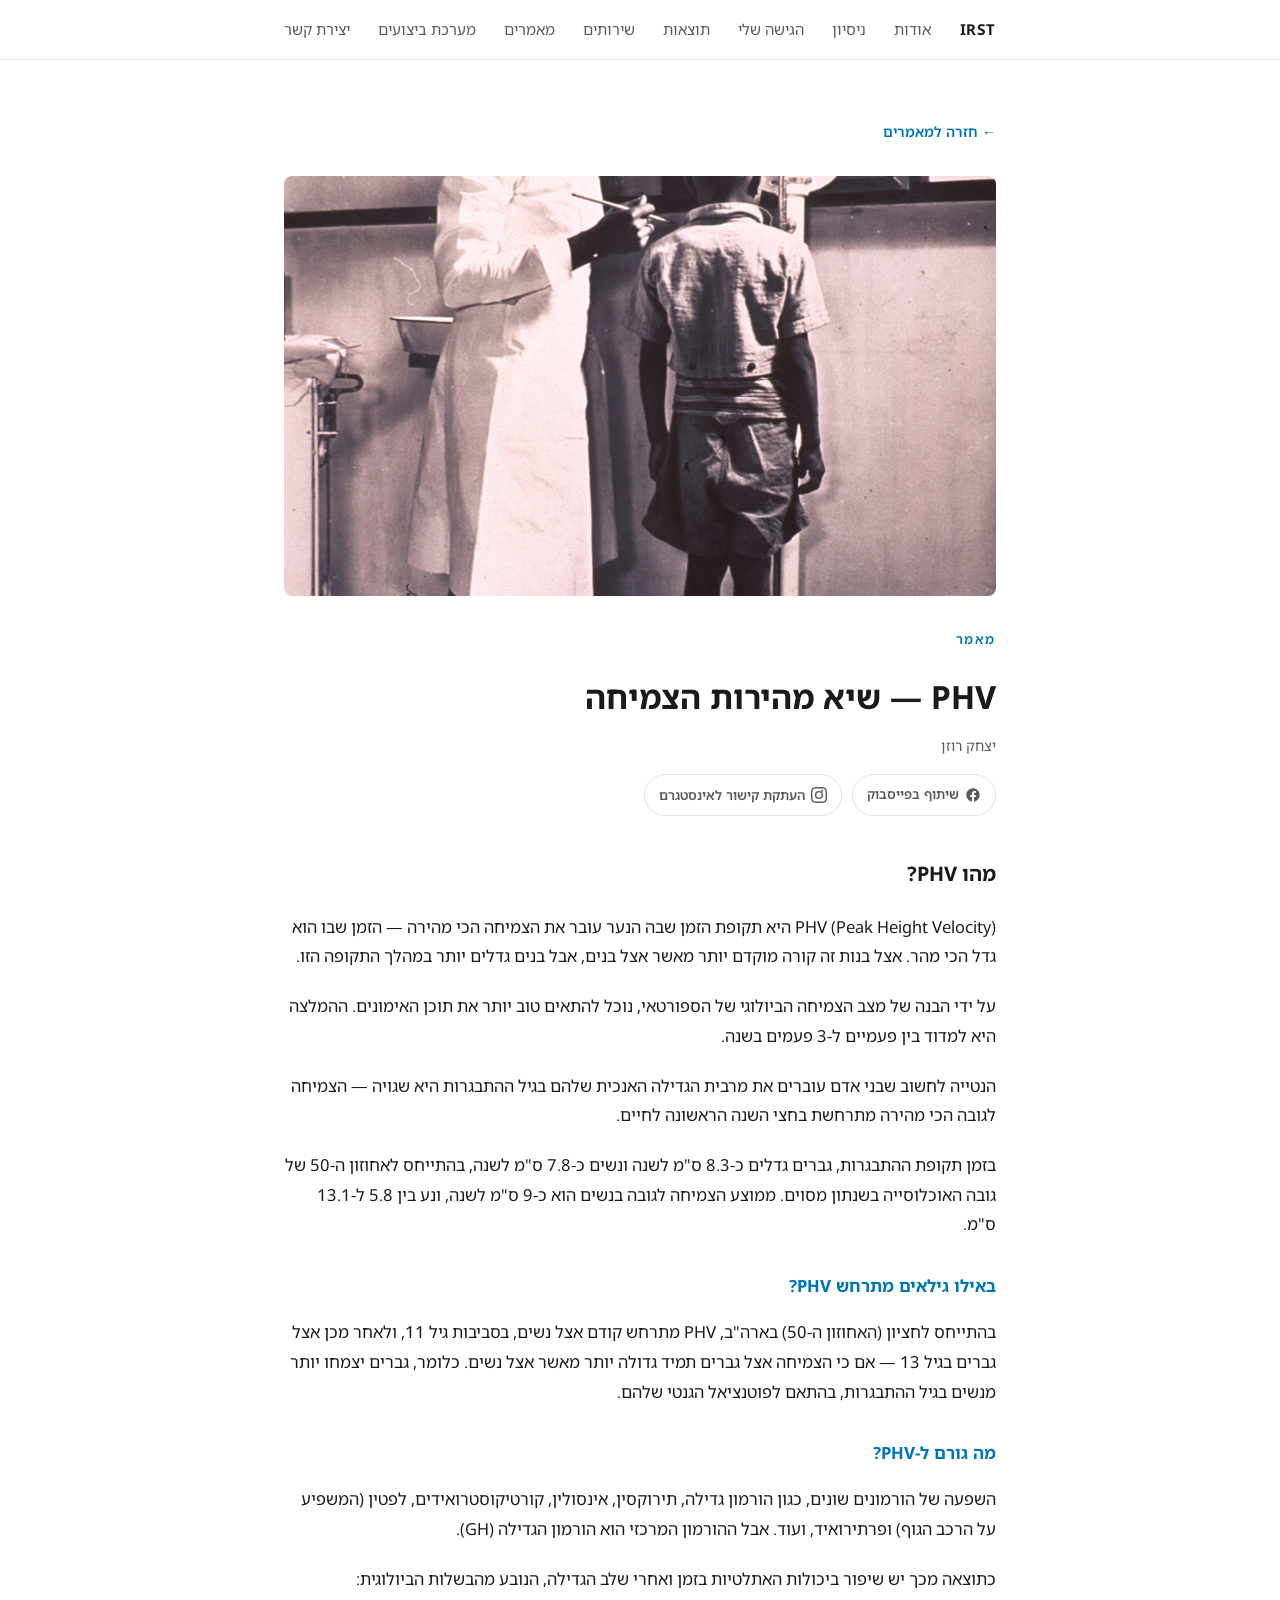
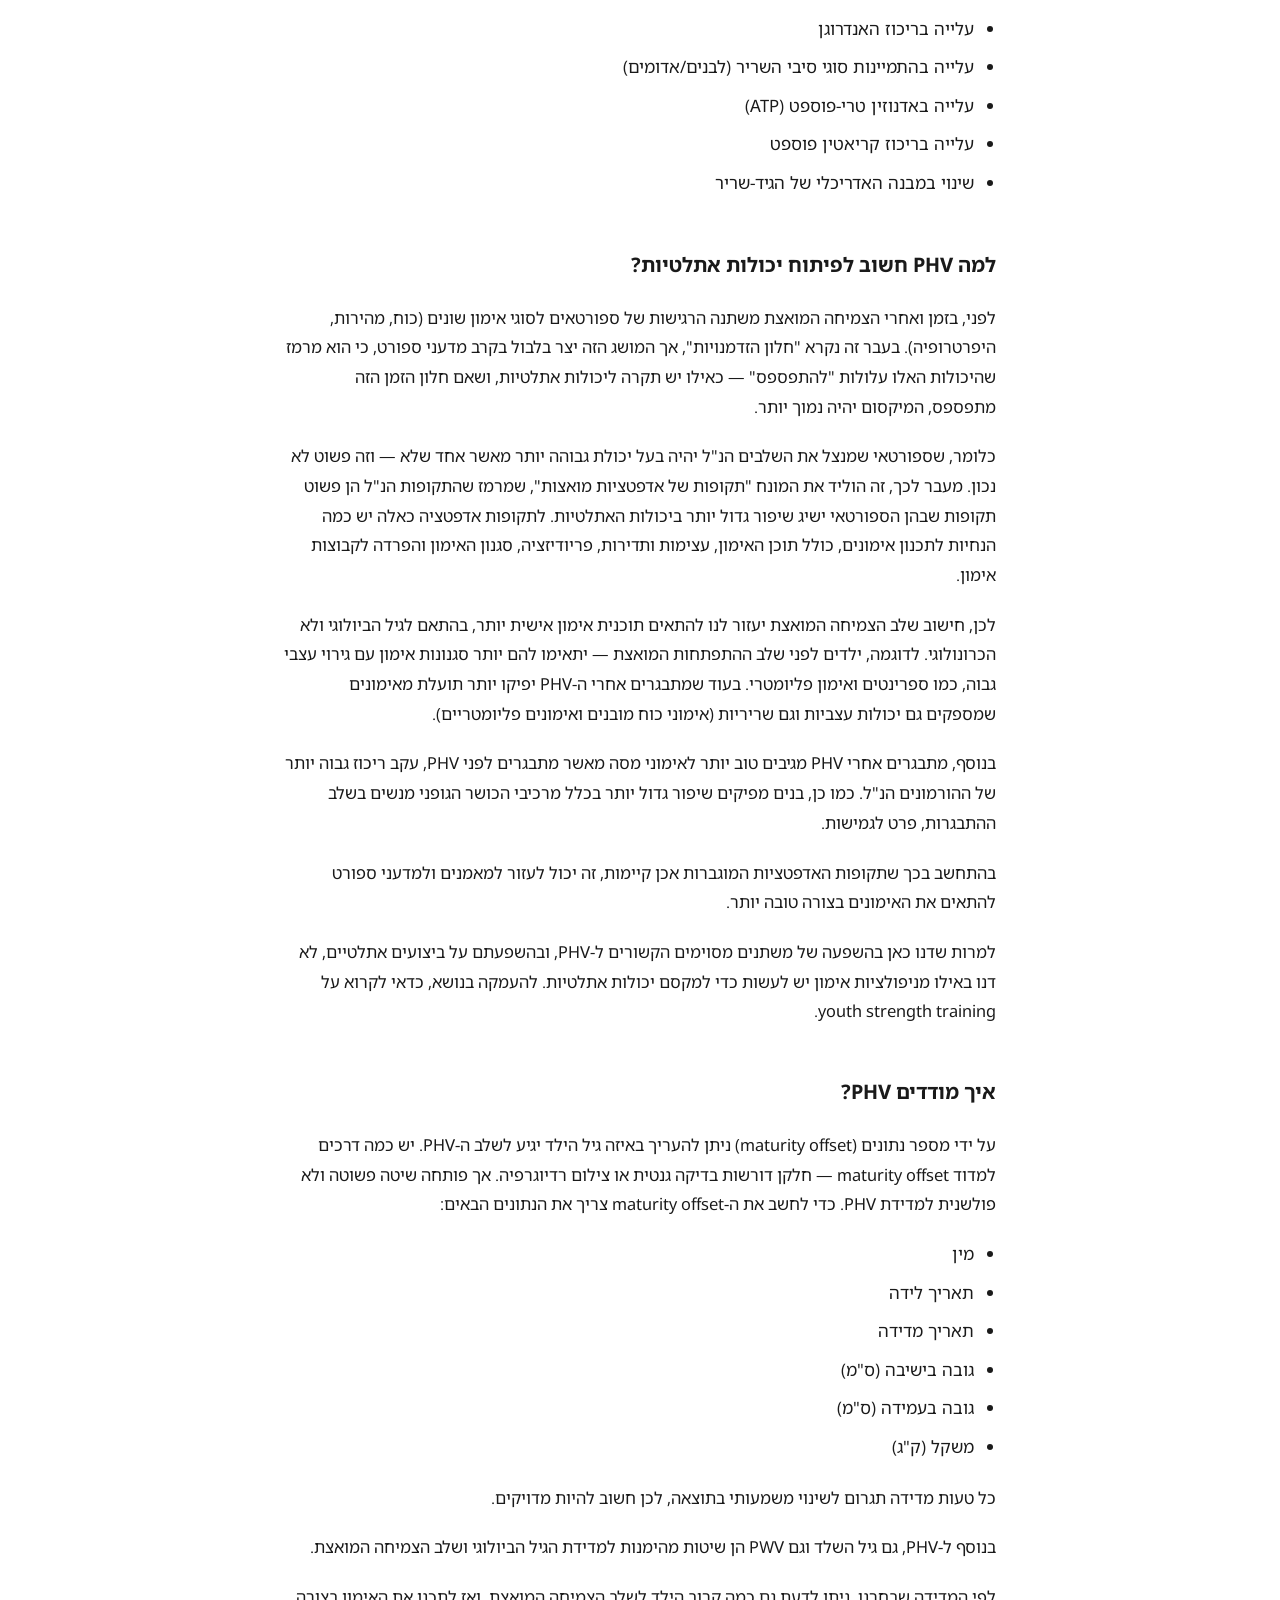
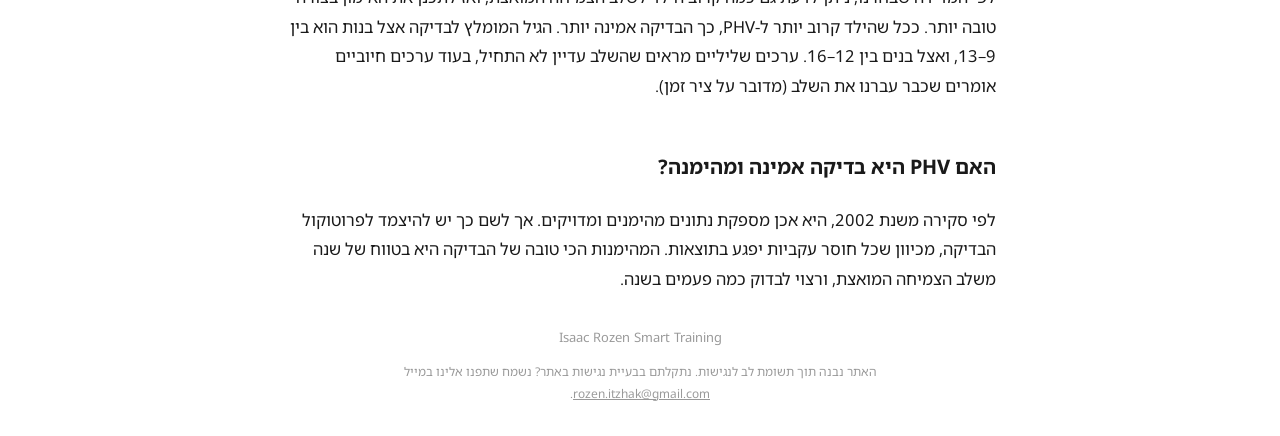
<file: article-phv.html>
<!DOCTYPE html>
<html lang="he" dir="rtl">
<head>
<meta charset="UTF-8">
<meta name="viewport" content="width=device-width, initial-scale=1.0">
<title>PHV — שיא מהירות הצמיחה — יצחק רוזן Smart Training</title>
<meta name="description" content="מהו PHV (שיא מהירות הצמיחה), למה הוא חשוב לפיתוח יכולות אתלטיות אצל ספורטאים צעירים, ואיך מודדים אותו.">
<link rel="preconnect" href="https://fonts.googleapis.com">
<link rel="preconnect" href="https://fonts.gstatic.com" crossorigin>
<link href="https://fonts.googleapis.com/css2?family=Noto+Sans+Hebrew:wght@400;500;600;700&display=swap" rel="stylesheet">
<link rel="stylesheet" href="styles.css">
</head>
<body>

<a href="#main" class="skip-link">דלג לתוכן הראשי</a>

<header class="site-nav">
  <div class="nav-inner">
    <a href="index.html" class="nav-brand">IRST</a>
    <nav class="nav-links" id="navLinks">
      <a href="about.html">אודות</a>
      <a href="experience.html">ניסיון</a>
      <a href="approach.html">הגישה שלי</a>
      <a href="results.html">תוצאות</a>
      <a href="services.html">שירותים</a>
      <a href="articles.html">מאמרים</a>
      <a href="dashboard/">מערכת ביצועים</a>
      <a href="contact.html">יצירת קשר</a>
    </nav>
    <button class="nav-toggle" id="navToggle" aria-label="פתיחת תפריט" aria-expanded="false">
      <span></span>
    </button>
  </div>
</header>

<main id="main">
  <section class="wrap" style="padding-top: 56px;">
    <a class="back-link" href="articles.html">← חזרה למאמרים</a>
    <img src="phv.jpg" alt="מדידת גובה ומשקל של ילד" class="article-hero-image">
    <p class="section-label">מאמר</p>
    <h1 style="font-size: 2rem; margin-bottom: 8px;">PHV — שיא מהירות הצמיחה</h1>
    <p class="article-meta">יצחק רוזן</p>
    <div class="share-buttons">
      <a class="share-btn" href="#" onclick="shareFacebook(); return false;" aria-label="שיתוף בפייסבוק">
        <svg viewBox="0 0 24 24" aria-hidden="true"><path d="M22 12.06C22 6.51 17.52 2 12 2S2 6.51 2 12.06c0 5 3.66 9.15 8.44 9.94v-7.03H7.9v-2.91h2.54V9.85c0-2.5 1.49-3.89 3.77-3.89 1.09 0 2.24.2 2.24.2v2.46h-1.26c-1.24 0-1.63.77-1.63 1.56v1.88h2.78l-.44 2.91h-2.34V22c4.78-.79 8.44-4.94 8.44-9.94z"/></svg>
        שיתוף בפייסבוק
      </a>
      <button type="button" class="share-btn" onclick="shareInstagram(this)" aria-label="העתקת קישור לשיתוף באינסטגרם">
        <svg viewBox="0 0 24 24" aria-hidden="true"><path d="M12 2.16c3.2 0 3.58.01 4.85.07 1.17.05 1.8.25 2.23.41.56.22.96.48 1.38.9.42.42.68.82.9 1.38.16.42.36 1.06.41 2.23.06 1.27.07 1.65.07 4.85s-.01 3.58-.07 4.85c-.05 1.17-.25 1.8-.41 2.23-.22.56-.48.96-.9 1.38-.42.42-.82.68-1.38.9-.42.16-1.06.36-2.23.41-1.27.06-1.65.07-4.85.07s-3.58-.01-4.85-.07c-1.17-.05-1.8-.25-2.23-.41-.56-.22-.96-.48-1.38-.9-.42-.42-.68-.82-.9-1.38-.16-.42-.36-1.06-.41-2.23-.06-1.27-.07-1.65-.07-4.85s.01-3.58.07-4.85c.05-1.17.25-1.8.41-2.23.22-.56.48-.96.9-1.38.42-.42.82-.68 1.38-.9.42-.16 1.06-.36 2.23-.41 1.27-.06 1.65-.07 4.85-.07M12 0C8.74 0 8.33.01 7.05.07 5.78.13 4.9.33 4.14.63c-.79.31-1.46.72-2.13 1.38C1.35 2.68.94 3.35.63 4.14.33 4.9.13 5.78.07 7.05.01 8.33 0 8.74 0 12s.01 3.67.07 4.95c.06 1.27.26 2.15.56 2.91.31.79.72 1.46 1.38 2.13.67.66 1.34 1.07 2.13 1.38.76.3 1.64.5 2.91.56 1.28.06 1.69.07 4.95.07s3.67-.01 4.95-.07c1.27-.06 2.15-.26 2.91-.56.79-.31 1.46-.72 2.13-1.38.66-.67 1.07-1.34 1.38-2.13.3-.76.5-1.64.56-2.91.06-1.28.07-1.69.07-4.95s-.01-3.67-.07-4.95c-.06-1.27-.26-2.15-.56-2.91-.31-.79-.72-1.46-1.38-2.13C21.32 1.35 20.65.94 19.86.63c-.76-.3-1.64-.5-2.91-.56C15.67.01 15.26 0 12 0zm0 5.84A6.16 6.16 0 1 0 18.16 12 6.16 6.16 0 0 0 12 5.84zm0 10.16A4 4 0 1 1 16 12a4 4 0 0 1-4 4zm6.41-10.4a1.44 1.44 0 1 1-1.44-1.44 1.44 1.44 0 0 1 1.44 1.44z"/></svg>
        <span class="share-btn-label">העתקת קישור לאינסטגרם</span>
      </button>
    </div>

    <div class="article-body">

      <h2>מהו PHV?</h2>
      <p>
        PHV (Peak Height Velocity) היא תקופת הזמן שבה הנער עובר את הצמיחה הכי מהירה — הזמן שבו
        הוא גדל הכי מהר. אצל בנות זה קורה מוקדם יותר מאשר אצל בנים, אבל בנים גדלים יותר במהלך
        התקופה הזו.
      </p>
      <p>
        על ידי הבנה של מצב הצמיחה הביולוגי של הספורטאי, נוכל להתאים טוב יותר את תוכן האימונים.
        ההמלצה היא למדוד בין פעמיים ל-3 פעמים בשנה.
      </p>
      <p>
        הנטייה לחשוב שבני אדם עוברים את מרבית הגדילה האנכית שלהם בגיל ההתבגרות היא שגויה —
        הצמיחה לגובה הכי מהירה מתרחשת בחצי השנה הראשונה לחיים.
      </p>
      <p>
        בזמן תקופת ההתבגרות, גברים גדלים כ-8.3 ס"מ לשנה ונשים כ-7.8 ס"מ לשנה, בהתייחס לאחוזון
        ה-50 של גובה האוכלוסייה בשנתון מסוים. ממוצע הצמיחה לגובה בנשים הוא כ-9 ס"מ לשנה, ונע בין
        5.8 ל-13.1 ס"מ.
      </p>

      <h3>באילו גילאים מתרחש PHV?</h3>
      <p>
        בהתייחס לחציון (האחוזון ה-50) בארה"ב, PHV מתרחש קודם אצל נשים, בסביבות גיל 11, ולאחר
        מכן אצל גברים בגיל 13 — אם כי הצמיחה אצל גברים תמיד גדולה יותר מאשר אצל נשים. כלומר,
        גברים יצמחו יותר מנשים בגיל ההתבגרות, בהתאם לפוטנציאל הגנטי שלהם.
      </p>

      <h3>מה גורם ל-PHV?</h3>
      <p>
        השפעה של הורמונים שונים, כגון הורמון גדילה, תירוקסין, אינסולין, קורטיקוסטרואידים, לפטין
        (המשפיע על הרכב הגוף) ופרתירואיד, ועוד. אבל ההורמון המרכזי הוא הורמון הגדילה (GH).
      </p>
      <p>
        כתוצאה מכך יש שיפור ביכולות האתלטיות בזמן ואחרי שלב הגדילה, הנובע מהבשלות הביולוגית:
      </p>
      <ul>
        <li>עלייה בריכוז האנדרוגן</li>
        <li>עלייה בהתמיינות סוגי סיבי השריר (לבנים/אדומים)</li>
        <li>עלייה באדנוזין טרי-פוספט (ATP)</li>
        <li>עלייה בריכוז קריאטין פוספט</li>
        <li>שינוי במבנה האדריכלי של הגיד-שריר</li>
      </ul>

      <h2>למה PHV חשוב לפיתוח יכולות אתלטיות?</h2>
      <p>
        לפני, בזמן ואחרי הצמיחה המואצת משתנה הרגישות של ספורטאים לסוגי אימון שונים (כוח, מהירות,
        היפרטרופיה). בעבר זה נקרא "חלון הזדמנויות", אך המושג הזה יצר בלבול בקרב מדעני ספורט, כי
        הוא מרמז שהיכולות האלו עלולות "להתפספס" — כאילו יש תקרה ליכולות אתלטיות, ושאם חלון הזמן
        הזה מתפספס, המיקסום יהיה נמוך יותר.
      </p>
      <p>
        כלומר, שספורטאי שמנצל את השלבים הנ"ל יהיה בעל יכולת גבוהה יותר מאשר אחד שלא — וזה פשוט
        לא נכון. מעבר לכך, זה הוליד את המונח "תקופות של אדפטציות מואצות", שמרמז שהתקופות הנ"ל הן
        פשוט תקופות שבהן הספורטאי ישיג שיפור גדול יותר ביכולות האתלטיות. לתקופות אדפטציה כאלה יש
        כמה הנחיות לתכנון אימונים, כולל תוכן האימון, עצימות ותדירות, פריודיזציה, סגנון האימון
        והפרדה לקבוצות אימון.
      </p>
      <p>
        לכן, חישוב שלב הצמיחה המואצת יעזור לנו להתאים תוכנית אימון אישית יותר, בהתאם לגיל
        הביולוגי ולא הכרונולוגי. לדוגמה, ילדים לפני שלב ההתפתחות המואצת — יתאימו להם יותר סגנונות
        אימון עם גירוי עצבי גבוה, כמו ספרינטים ואימון פליומטרי. בעוד שמתבגרים אחרי ה-PHV יפיקו
        יותר תועלת מאימונים שמספקים גם יכולות עצביות וגם שריריות (אימוני כוח מובנים ואימונים
        פליומטריים).
      </p>
      <p>
        בנוסף, מתבגרים אחרי PHV מגיבים טוב יותר לאימוני מסה מאשר מתבגרים לפני PHV, עקב ריכוז
        גבוה יותר של ההורמונים הנ"ל. כמו כן, בנים מפיקים שיפור גדול יותר בכלל מרכיבי הכושר הגופני
        מנשים בשלב ההתבגרות, פרט לגמישות.
      </p>
      <p>
        בהתחשב בכך שתקופות האדפטציות המוגברות אכן קיימות, זה יכול לעזור למאמנים ולמדעני ספורט
        להתאים את האימונים בצורה טובה יותר.
      </p>
      <p>
        למרות שדנו כאן בהשפעה של משתנים מסוימים הקשורים ל-PHV, ובהשפעתם על ביצועים אתלטיים, לא
        דנו באילו מניפולציות אימון יש לעשות כדי למקסם יכולות אתלטיות. להעמקה בנושא, כדאי לקרוא על
        youth strength training.
      </p>

      <h2>איך מודדים PHV?</h2>
      <p>
        על ידי מספר נתונים (maturity offset) ניתן להעריך באיזה גיל הילד יגיע לשלב ה-PHV. יש כמה
        דרכים למדוד maturity offset — חלקן דורשות בדיקה גנטית או צילום רדיוגרפיה. אך פותחה שיטה
        פשוטה ולא פולשנית למדידת PHV. כדי לחשב את ה-maturity offset צריך את הנתונים הבאים:
      </p>
      <ul>
        <li>מין</li>
        <li>תאריך לידה</li>
        <li>תאריך מדידה</li>
        <li>גובה בישיבה (ס"מ)</li>
        <li>גובה בעמידה (ס"מ)</li>
        <li>משקל (ק"ג)</li>
      </ul>
      <p>
        כל טעות מדידה תגרום לשינוי משמעותי בתוצאה, לכן חשוב להיות מדויקים.
      </p>
      <p>
        בנוסף ל-PHV, גם גיל השלד וגם PWV הן שיטות מהימנות למדידת הגיל הביולוגי ושלב הצמיחה
        המואצת.
      </p>
      <p>
        לפי המדידה שבחרנו, ניתן לדעת גם כמה קרוב הילד לשלב הצמיחה המואצת, ואז לתכנן את האימון
        בצורה טובה יותר. ככל שהילד קרוב יותר ל-PHV, כך הבדיקה אמינה יותר. הגיל המומלץ לבדיקה אצל
        בנות הוא בין 9–13, ואצל בנים בין 12–16. ערכים שליליים מראים שהשלב עדיין לא התחיל, בעוד
        ערכים חיוביים אומרים שכבר עברנו את השלב (מדובר על ציר זמן).
      </p>

      <h2>האם PHV היא בדיקה אמינה ומהימנה?</h2>
      <p>
        לפי סקירה משנת 2002, היא אכן מספקת נתונים מהימנים ומדויקים. אך לשם כך יש להיצמד
        לפרוטוקול הבדיקה, מכיוון שכל חוסר עקביות יפגע בתוצאות. המהימנות הכי טובה של הבדיקה היא
        בטווח של שנה משלב הצמיחה המואצת, ורצוי לבדוק כמה פעמים בשנה.
      </p>

    </div>
  </section>
</main>

<footer>
  <div class="wrap">
    Isaac Rozen Smart Training
    <p class="accessibility-note">
      האתר נבנה תוך תשומת לב לנגישות. נתקלתם בבעיית נגישות באתר?
      נשמח שתפנו אלינו במייל <a href="mailto:rozen.itzhak@gmail.com">rozen.itzhak@gmail.com</a>.
    </p>
  </div>
</footer>

<script>
  var navToggle = document.getElementById('navToggle');
  var navLinks = document.getElementById('navLinks');
  function shareFacebook() {
    var url = encodeURIComponent(location.href);
    window.open('https://www.facebook.com/sharer/sharer.php?u=' + url, 'facebook-share', 'width=580,height=520');
  }
  function shareInstagram(btn) {
    var url = location.href;
    var showCopied = function () {
      var label = btn.querySelector('.share-btn-label');
      var original = label.textContent;
      label.textContent = 'הקישור הועתק!';
      setTimeout(function () { label.textContent = original; }, 2000);
    };
    var fallbackCopy = function () {
      var textarea = document.createElement('textarea');
      textarea.value = url;
      textarea.style.position = 'fixed';
      textarea.style.opacity = '0';
      document.body.appendChild(textarea);
      textarea.focus();
      textarea.select();
      try { document.execCommand('copy'); showCopied(); } catch (e) {}
      document.body.removeChild(textarea);
    };
    if (navigator.clipboard && navigator.clipboard.writeText) {
      navigator.clipboard.writeText(url).then(showCopied, fallbackCopy);
    } else {
      fallbackCopy();
    }
  }
  navToggle.addEventListener('click', function () {
    var isOpen = navLinks.classList.toggle('open');
    navToggle.classList.toggle('open', isOpen);
    navToggle.setAttribute('aria-expanded', isOpen ? 'true' : 'false');
  });
</script>

</body>
</html>
</file>
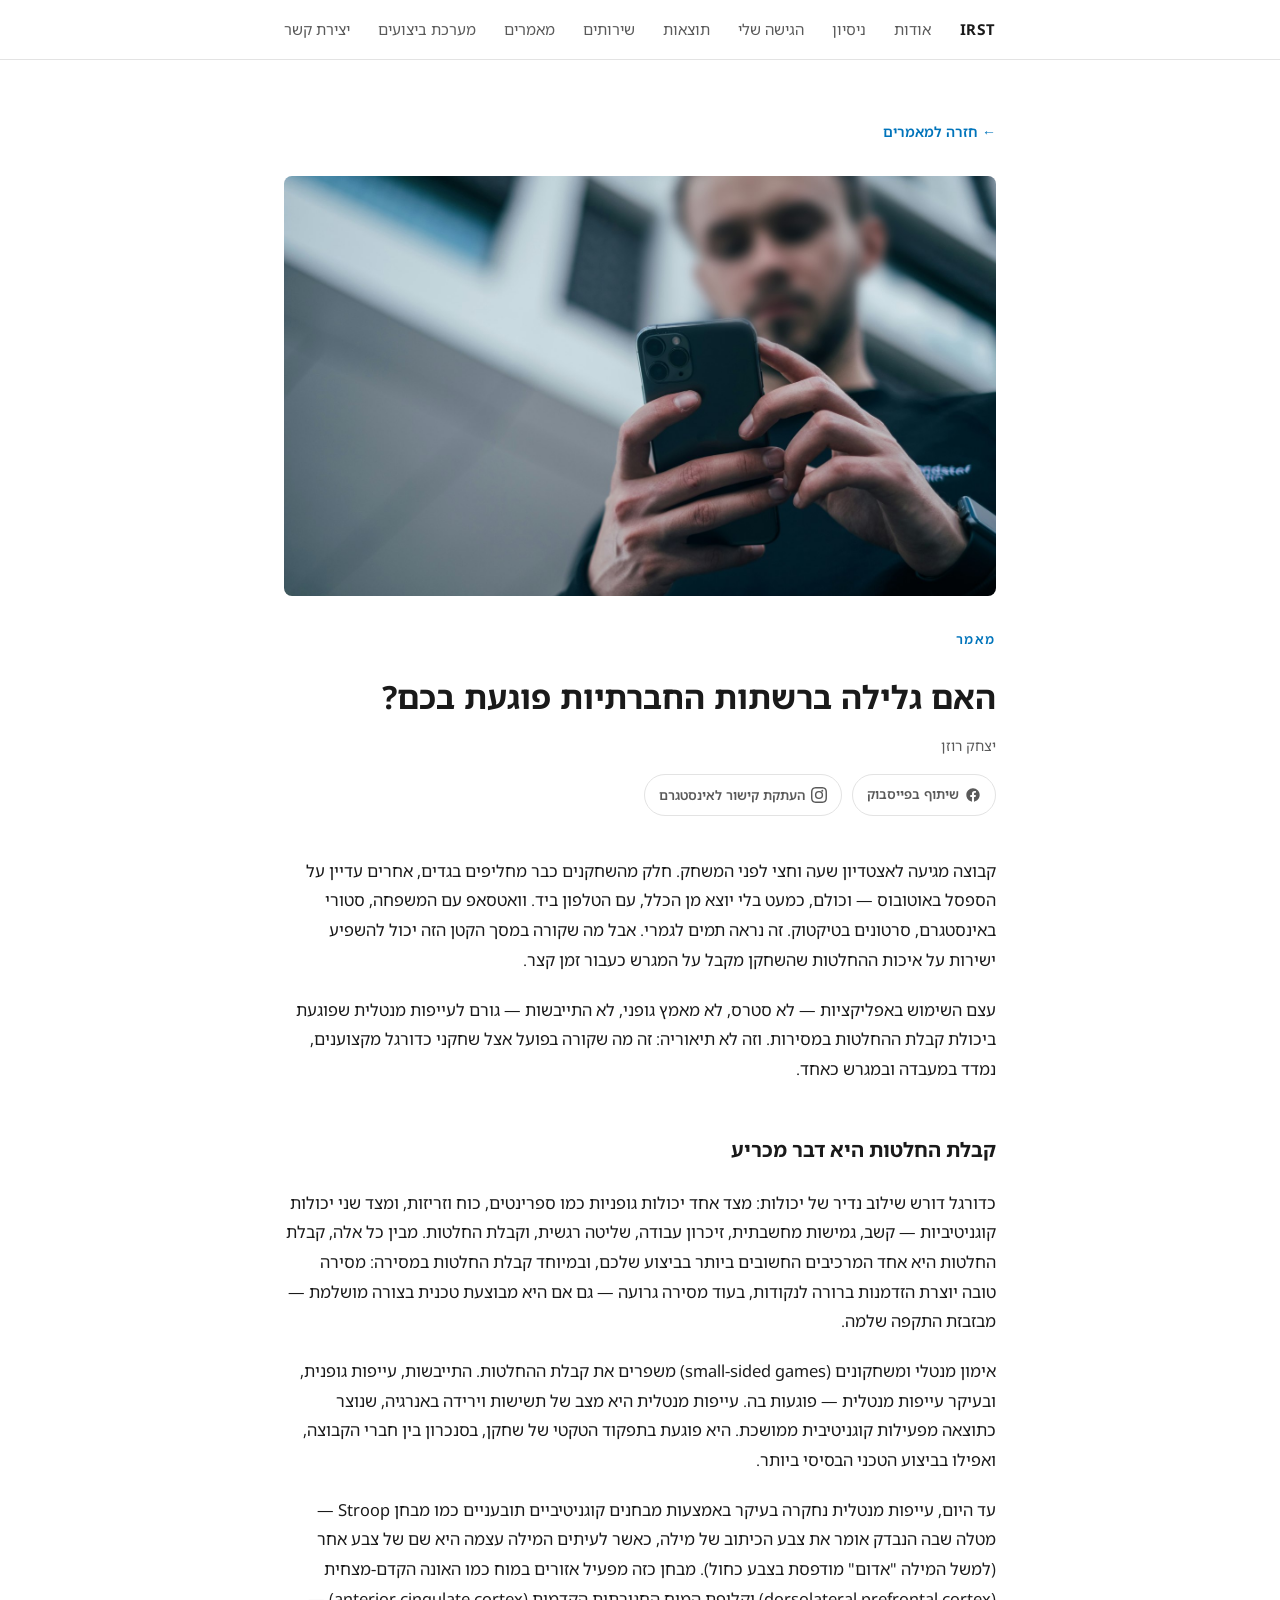
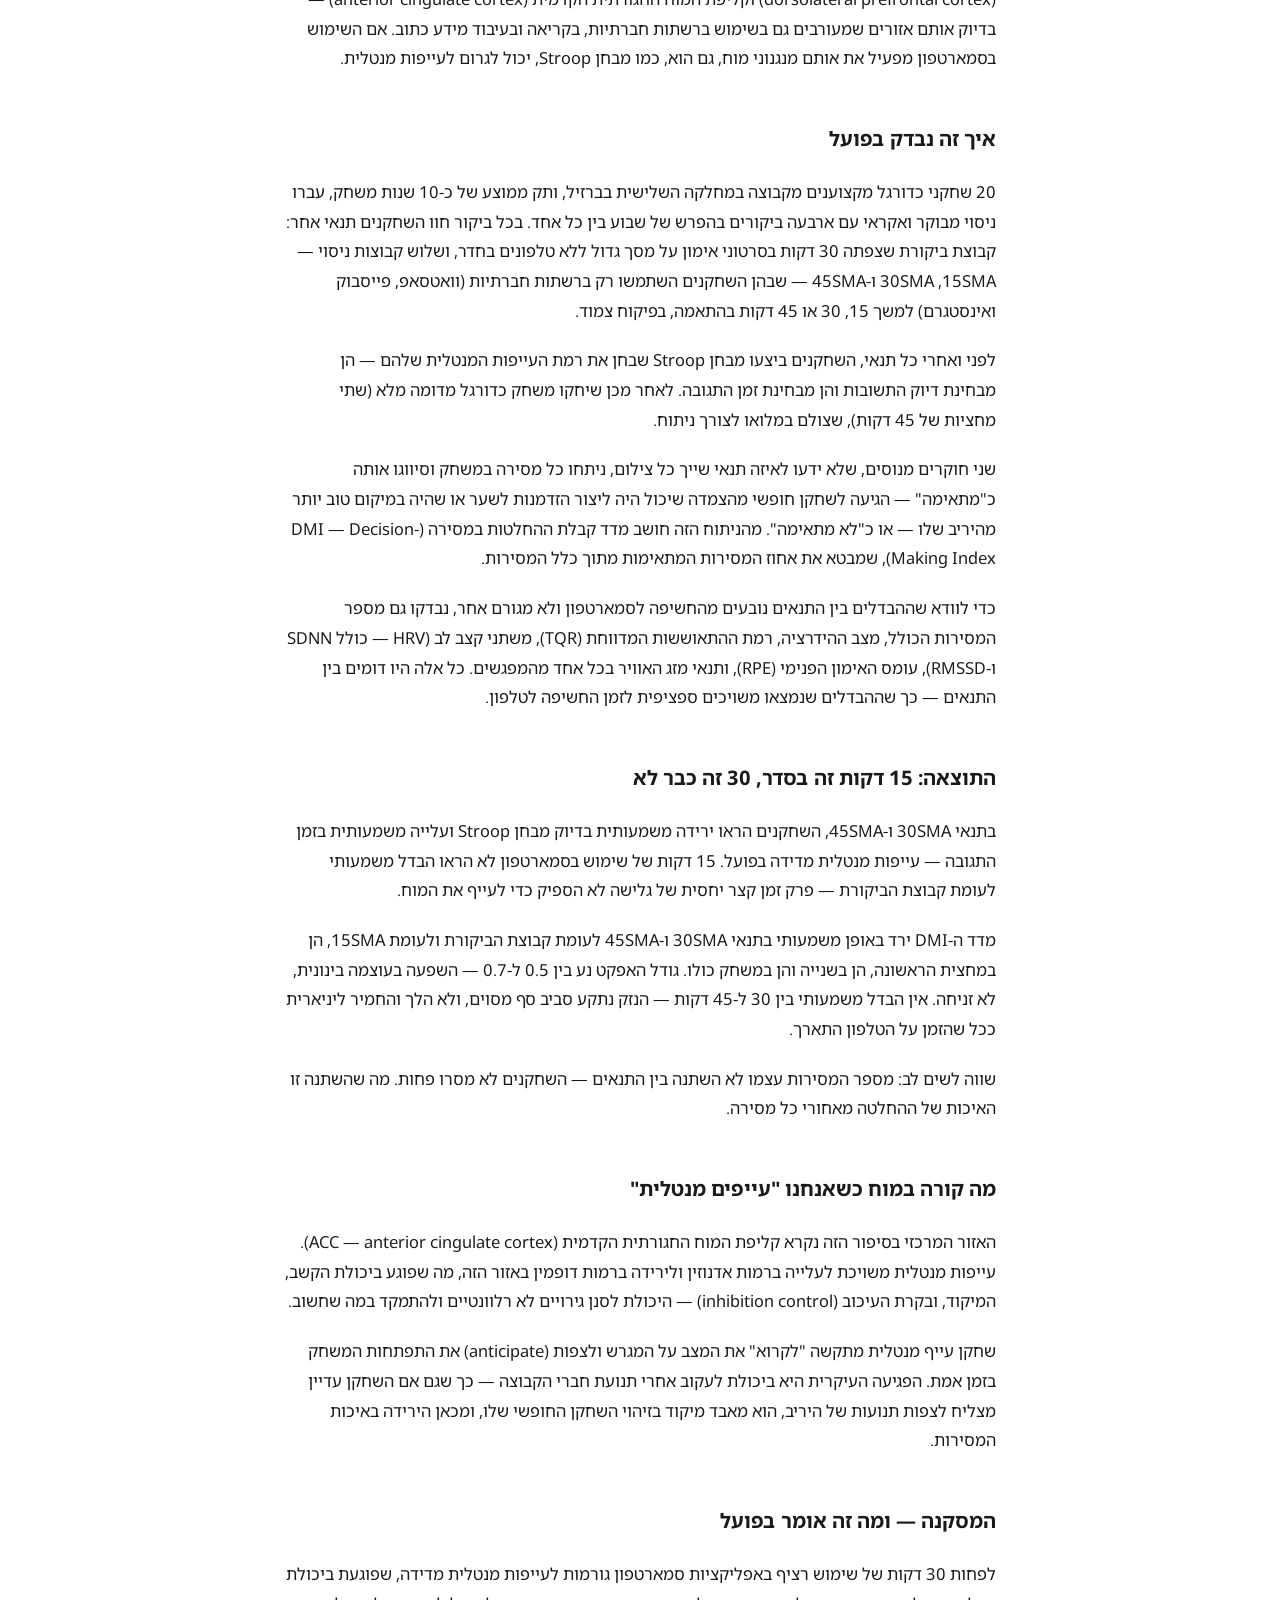
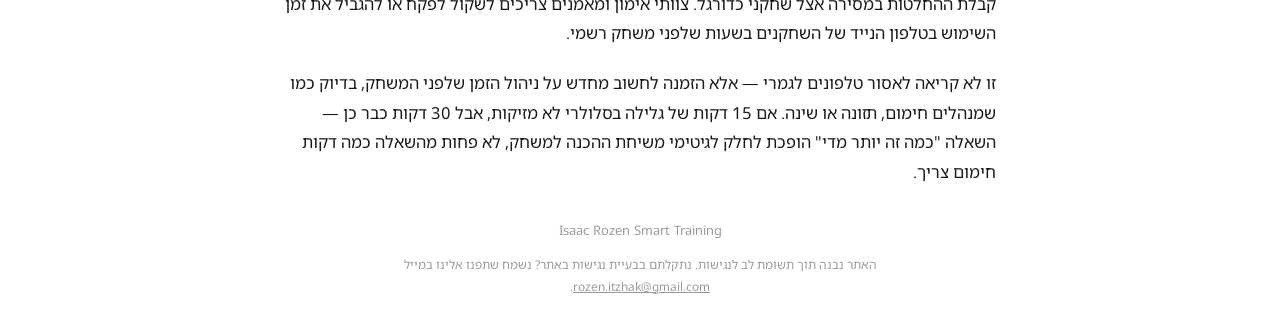
<file: article-smartphones.html>
<!DOCTYPE html>
<html lang="he" dir="rtl">
<head>
<meta charset="UTF-8">
<meta name="viewport" content="width=device-width, initial-scale=1.0">
<title>האם גלילה ברשתות החברתיות פוגעת בכם? — יצחק רוזן Smart Training</title>
<meta name="description" content="מחקר על שימוש בסמארטפון לפני משחק כדורגל, עייפות מנטלית, וקבלת החלטות במסירה.">
<link rel="preconnect" href="https://fonts.googleapis.com">
<link rel="preconnect" href="https://fonts.gstatic.com" crossorigin>
<link href="https://fonts.googleapis.com/css2?family=Noto+Sans+Hebrew:wght@400;500;600;700&display=swap" rel="stylesheet">
<link rel="stylesheet" href="styles.css">
</head>
<body>

<a href="#main" class="skip-link">דלג לתוכן הראשי</a>

<header class="site-nav">
  <div class="nav-inner">
    <a href="index.html" class="nav-brand">IRST</a>
    <nav class="nav-links" id="navLinks">
      <a href="about.html">אודות</a>
      <a href="experience.html">ניסיון</a>
      <a href="approach.html">הגישה שלי</a>
      <a href="results.html">תוצאות</a>
      <a href="services.html">שירותים</a>
      <a href="articles.html">מאמרים</a>
      <a href="dashboard/">מערכת ביצועים</a>
      <a href="contact.html">יצירת קשר</a>
    </nav>
    <button class="nav-toggle" id="navToggle" aria-label="פתיחת תפריט" aria-expanded="false">
      <span></span>
    </button>
  </div>
</header>

<main id="main">
  <section class="wrap" style="padding-top: 56px;">
    <a class="back-link" href="articles.html">← חזרה למאמרים</a>
    <img src="smartphone-article.jpg" alt="ספורטאי משתמש בטלפון הנייד" class="article-hero-image">
    <p class="section-label">מאמר</p>
    <h1 style="font-size: 2rem; margin-bottom: 8px;">האם גלילה ברשתות החברתיות פוגעת בכם?</h1>
    <p class="article-meta">יצחק רוזן</p>
    <div class="share-buttons">
      <a class="share-btn" href="#" onclick="shareFacebook(); return false;" aria-label="שיתוף בפייסבוק">
        <svg viewBox="0 0 24 24" aria-hidden="true"><path d="M22 12.06C22 6.51 17.52 2 12 2S2 6.51 2 12.06c0 5 3.66 9.15 8.44 9.94v-7.03H7.9v-2.91h2.54V9.85c0-2.5 1.49-3.89 3.77-3.89 1.09 0 2.24.2 2.24.2v2.46h-1.26c-1.24 0-1.63.77-1.63 1.56v1.88h2.78l-.44 2.91h-2.34V22c4.78-.79 8.44-4.94 8.44-9.94z"/></svg>
        שיתוף בפייסבוק
      </a>
      <button type="button" class="share-btn" onclick="shareInstagram(this)" aria-label="העתקת קישור לשיתוף באינסטגרם">
        <svg viewBox="0 0 24 24" aria-hidden="true"><path d="M12 2.16c3.2 0 3.58.01 4.85.07 1.17.05 1.8.25 2.23.41.56.22.96.48 1.38.9.42.42.68.82.9 1.38.16.42.36 1.06.41 2.23.06 1.27.07 1.65.07 4.85s-.01 3.58-.07 4.85c-.05 1.17-.25 1.8-.41 2.23-.22.56-.48.96-.9 1.38-.42.42-.82.68-1.38.9-.42.16-1.06.36-2.23.41-1.27.06-1.65.07-4.85.07s-3.58-.01-4.85-.07c-1.17-.05-1.8-.25-2.23-.41-.56-.22-.96-.48-1.38-.9-.42-.42-.68-.82-.9-1.38-.16-.42-.36-1.06-.41-2.23-.06-1.27-.07-1.65-.07-4.85s.01-3.58.07-4.85c.05-1.17.25-1.8.41-2.23.22-.56.48-.96.9-1.38.42-.42.82-.68 1.38-.9.42-.16 1.06-.36 2.23-.41 1.27-.06 1.65-.07 4.85-.07M12 0C8.74 0 8.33.01 7.05.07 5.78.13 4.9.33 4.14.63c-.79.31-1.46.72-2.13 1.38C1.35 2.68.94 3.35.63 4.14.33 4.9.13 5.78.07 7.05.01 8.33 0 8.74 0 12s.01 3.67.07 4.95c.06 1.27.26 2.15.56 2.91.31.79.72 1.46 1.38 2.13.67.66 1.34 1.07 2.13 1.38.76.3 1.64.5 2.91.56 1.28.06 1.69.07 4.95.07s3.67-.01 4.95-.07c1.27-.06 2.15-.26 2.91-.56.79-.31 1.46-.72 2.13-1.38.66-.67 1.07-1.34 1.38-2.13.3-.76.5-1.64.56-2.91.06-1.28.07-1.69.07-4.95s-.01-3.67-.07-4.95c-.06-1.27-.26-2.15-.56-2.91-.31-.79-.72-1.46-1.38-2.13C21.32 1.35 20.65.94 19.86.63c-.76-.3-1.64-.5-2.91-.56C15.67.01 15.26 0 12 0zm0 5.84A6.16 6.16 0 1 0 18.16 12 6.16 6.16 0 0 0 12 5.84zm0 10.16A4 4 0 1 1 16 12a4 4 0 0 1-4 4zm6.41-10.4a1.44 1.44 0 1 1-1.44-1.44 1.44 1.44 0 0 1 1.44 1.44z"/></svg>
        <span class="share-btn-label">העתקת קישור לאינסטגרם</span>
      </button>
    </div>

    <div class="article-body">

      <p>
        קבוצה מגיעה לאצטדיון שעה וחצי לפני המשחק. חלק מהשחקנים כבר מחליפים בגדים, אחרים עדיין
        על הספסל באוטובוס — וכולם, כמעט בלי יוצא מן הכלל, עם הטלפון ביד. וואטסאפ עם המשפחה,
        סטורי באינסטגרם, סרטונים בטיקטוק. זה נראה תמים לגמרי. אבל מה שקורה במסך הקטן הזה יכול
        להשפיע ישירות על איכות ההחלטות שהשחקן מקבל על המגרש כעבור זמן קצר.
      </p>
      <p>
        עצם השימוש באפליקציות — לא סטרס, לא מאמץ גופני, לא התייבשות — גורם לעייפות מנטלית
        שפוגעת ביכולת קבלת ההחלטות במסירות. וזה לא תיאוריה: זה מה שקורה בפועל אצל שחקני כדורגל
        מקצוענים, נמדד במעבדה ובמגרש כאחד.
      </p>

      <h2>קבלת החלטות היא דבר מכריע</h2>
      <p>
        כדורגל דורש שילוב נדיר של יכולות: מצד אחד יכולות גופניות כמו ספרינטים, כוח וזריזות,
        ומצד שני יכולות קוגניטיביות — קשב, גמישות מחשבתית, זיכרון עבודה, שליטה רגשית, וקבלת
        החלטות. מבין כל אלה, קבלת החלטות היא אחד המרכיבים החשובים ביותר בביצוע שלכם, ובמיוחד
        קבלת החלטות במסירה: מסירה טובה יוצרת הזדמנות ברורה לנקודות, בעוד מסירה גרועה — גם אם
        היא מבוצעת טכנית בצורה מושלמת — מבזבזת התקפה שלמה.
      </p>
      <p>
        אימון מנטלי ומשחקונים (small-sided games) משפרים את קבלת ההחלטות. התייבשות, עייפות
        גופנית, ובעיקר עייפות מנטלית — פוגעות בה. עייפות מנטלית היא מצב של תשישות וירידה
        באנרגיה, שנוצר כתוצאה מפעילות קוגניטיבית ממושכת. היא פוגעת בתפקוד הטקטי של שחקן,
        בסנכרון בין חברי הקבוצה, ואפילו בביצוע הטכני הבסיסי ביותר.
      </p>
      <p>
        עד היום, עייפות מנטלית נחקרה בעיקר באמצעות מבחנים קוגניטיביים תובעניים כמו מבחן
        Stroop — מטלה שבה הנבדק אומר את צבע הכיתוב של מילה, כאשר לעיתים המילה עצמה היא שם של
        צבע אחר (למשל המילה "אדום" מודפסת בצבע כחול). מבחן כזה מפעיל אזורים במוח כמו האונה
        הקדם-מצחית (dorsolateral prefrontal cortex) וקליפת המוח החגורתית הקדמית (anterior
        cingulate cortex) — בדיוק אותם אזורים שמעורבים גם בשימוש ברשתות חברתיות, בקריאה ובעיבוד
        מידע כתוב. אם השימוש בסמארטפון מפעיל את אותם מנגנוני מוח, גם הוא, כמו מבחן Stroop, יכול
        לגרום לעייפות מנטלית.
      </p>

      <h2>איך זה נבדק בפועל</h2>
      <p>
        20 שחקני כדורגל מקצוענים מקבוצה במחלקה השלישית בברזיל, ותק ממוצע של כ-10 שנות משחק,
        עברו ניסוי מבוקר ואקראי עם ארבעה ביקורים בהפרש של שבוע בין כל אחד. בכל ביקור חוו
        השחקנים תנאי אחר: קבוצת ביקורת שצפתה 30 דקות בסרטוני אימון על מסך גדול ללא טלפונים
        בחדר, ושלוש קבוצות ניסוי — 15SMA‏, 30SMA‏ ו-45SMA — שבהן השחקנים השתמשו רק ברשתות
        חברתיות (וואטסאפ, פייסבוק ואינסטגרם) למשך 15, 30 או 45 דקות בהתאמה, בפיקוח צמוד.
      </p>
      <p>
        לפני ואחרי כל תנאי, השחקנים ביצעו מבחן Stroop שבחן את רמת העייפות המנטלית שלהם — הן
        מבחינת דיוק התשובות והן מבחינת זמן התגובה. לאחר מכן שיחקו משחק כדורגל מדומה מלא (שתי
        מחציות של 45 דקות), שצולם במלואו לצורך ניתוח.
      </p>
      <p>
        שני חוקרים מנוסים, שלא ידעו לאיזה תנאי שייך כל צילום, ניתחו כל מסירה במשחק וסיווגו אותה
        כ"מתאימה" — הגיעה לשחקן חופשי מהצמדה שיכול היה ליצור הזדמנות לשער או שהיה במיקום טוב
        יותר מהיריב שלו — או כ"לא מתאימה". מהניתוח הזה חושב מדד קבלת ההחלטות במסירה (DMI —
        Decision-Making Index), שמבטא את אחוז המסירות המתאימות מתוך כלל המסירות.
      </p>
      <p>
        כדי לוודא שההבדלים בין התנאים נובעים מהחשיפה לסמארטפון ולא מגורם אחר, נבדקו גם מספר
        המסירות הכולל, מצב ההידרציה, רמת ההתאוששות המדווחת (TQR), משתני קצב לב (HRV — כולל
        SDNN ו-RMSSD), עומס האימון הפנימי (RPE), ותנאי מזג האוויר בכל אחד מהמפגשים. כל אלה היו
        דומים בין התנאים — כך שההבדלים שנמצאו משויכים ספציפית לזמן החשיפה לטלפון.
      </p>

      <h2>התוצאה: 15 דקות זה בסדר, 30 זה כבר לא</h2>
      <p>
        בתנאי 30SMA ו-45SMA, השחקנים הראו ירידה משמעותית בדיוק מבחן Stroop ועלייה משמעותית
        בזמן התגובה — עייפות מנטלית מדידה בפועל. 15 דקות של שימוש בסמארטפון לא הראו הבדל
        משמעותי לעומת קבוצת הביקורת — פרק זמן קצר יחסית של גלישה לא הספיק כדי לעייף את המוח.
      </p>
      <p>
        מדד ה-DMI ירד באופן משמעותי בתנאי 30SMA ו-45SMA לעומת קבוצת הביקורת ולעומת 15SMA, הן
        במחצית הראשונה, הן בשנייה והן במשחק כולו. גודל האפקט נע בין 0.5 ל-0.7 — השפעה בעוצמה
        בינונית, לא זניחה. אין הבדל משמעותי בין 30 ל-45 דקות — הנזק נתקע סביב סף מסוים, ולא
        הלך והחמיר ליניארית ככל שהזמן על הטלפון התארך.
      </p>
      <p>
        שווה לשים לב: מספר המסירות עצמו לא השתנה בין התנאים — השחקנים לא מסרו פחות. מה
        שהשתנה זו האיכות של ההחלטה מאחורי כל מסירה.
      </p>

      <h2>מה קורה במוח כשאנחנו "עייפים מנטלית"</h2>
      <p>
        האזור המרכזי בסיפור הזה נקרא קליפת המוח החגורתית הקדמית (ACC — anterior cingulate
        cortex). עייפות מנטלית משויכת לעלייה ברמות אדנוזין ולירידה ברמות דופמין באזור הזה, מה
        שפוגע ביכולת הקשב, המיקוד, ובקרת העיכוב (inhibition control) — היכולת לסנן גירויים לא
        רלוונטיים ולהתמקד במה שחשוב.
      </p>
      <p>
        שחקן עייף מנטלית מתקשה "לקרוא" את המצב על המגרש ולצפות (anticipate) את התפתחות המשחק
        בזמן אמת. הפגיעה העיקרית היא ביכולת לעקוב אחרי תנועת חברי הקבוצה — כך שגם אם השחקן
        עדיין מצליח לצפות תנועות של היריב, הוא מאבד מיקוד בזיהוי השחקן החופשי שלו, ומכאן הירידה
        באיכות המסירות.
      </p>

      <h2>המסקנה — ומה זה אומר בפועל</h2>
      <p>
        לפחות 30 דקות של שימוש רציף באפליקציות סמארטפון גורמות לעייפות מנטלית מדידה, שפוגעת
        ביכולת קבלת ההחלטות במסירה אצל שחקני כדורגל. צוותי אימון ומאמנים צריכים לשקול לפקח או
        להגביל את זמן השימוש בטלפון הנייד של השחקנים בשעות שלפני משחק רשמי.
      </p>
      <p>
        זו לא קריאה לאסור טלפונים לגמרי — אלא הזמנה לחשוב מחדש על ניהול הזמן שלפני המשחק, בדיוק
        כמו שמנהלים חימום, תזונה או שינה. אם 15 דקות של גלילה בסלולרי לא מזיקות, אבל 30 דקות
        כבר כן — השאלה "כמה זה יותר מדי" הופכת לחלק לגיטימי משיחת ההכנה למשחק, לא פחות מהשאלה
        כמה דקות חימום צריך.
      </p>

    </div>
  </section>
</main>

<footer>
  <div class="wrap">
    Isaac Rozen Smart Training
    <p class="accessibility-note">
      האתר נבנה תוך תשומת לב לנגישות. נתקלתם בבעיית נגישות באתר?
      נשמח שתפנו אלינו במייל <a href="mailto:rozen.itzhak@gmail.com">rozen.itzhak@gmail.com</a>.
    </p>
  </div>
</footer>

<script>
  var navToggle = document.getElementById('navToggle');
  var navLinks = document.getElementById('navLinks');
  function shareFacebook() {
    var url = encodeURIComponent(location.href);
    window.open('https://www.facebook.com/sharer/sharer.php?u=' + url, 'facebook-share', 'width=580,height=520');
  }
  function shareInstagram(btn) {
    var url = location.href;
    var showCopied = function () {
      var label = btn.querySelector('.share-btn-label');
      var original = label.textContent;
      label.textContent = 'הקישור הועתק!';
      setTimeout(function () { label.textContent = original; }, 2000);
    };
    var fallbackCopy = function () {
      var textarea = document.createElement('textarea');
      textarea.value = url;
      textarea.style.position = 'fixed';
      textarea.style.opacity = '0';
      document.body.appendChild(textarea);
      textarea.focus();
      textarea.select();
      try { document.execCommand('copy'); showCopied(); } catch (e) {}
      document.body.removeChild(textarea);
    };
    if (navigator.clipboard && navigator.clipboard.writeText) {
      navigator.clipboard.writeText(url).then(showCopied, fallbackCopy);
    } else {
      fallbackCopy();
    }
  }
  navToggle.addEventListener('click', function () {
    var isOpen = navLinks.classList.toggle('open');
    navToggle.classList.toggle('open', isOpen);
    navToggle.setAttribute('aria-expanded', isOpen ? 'true' : 'false');
  });
</script>

</body>
</html>
</file>
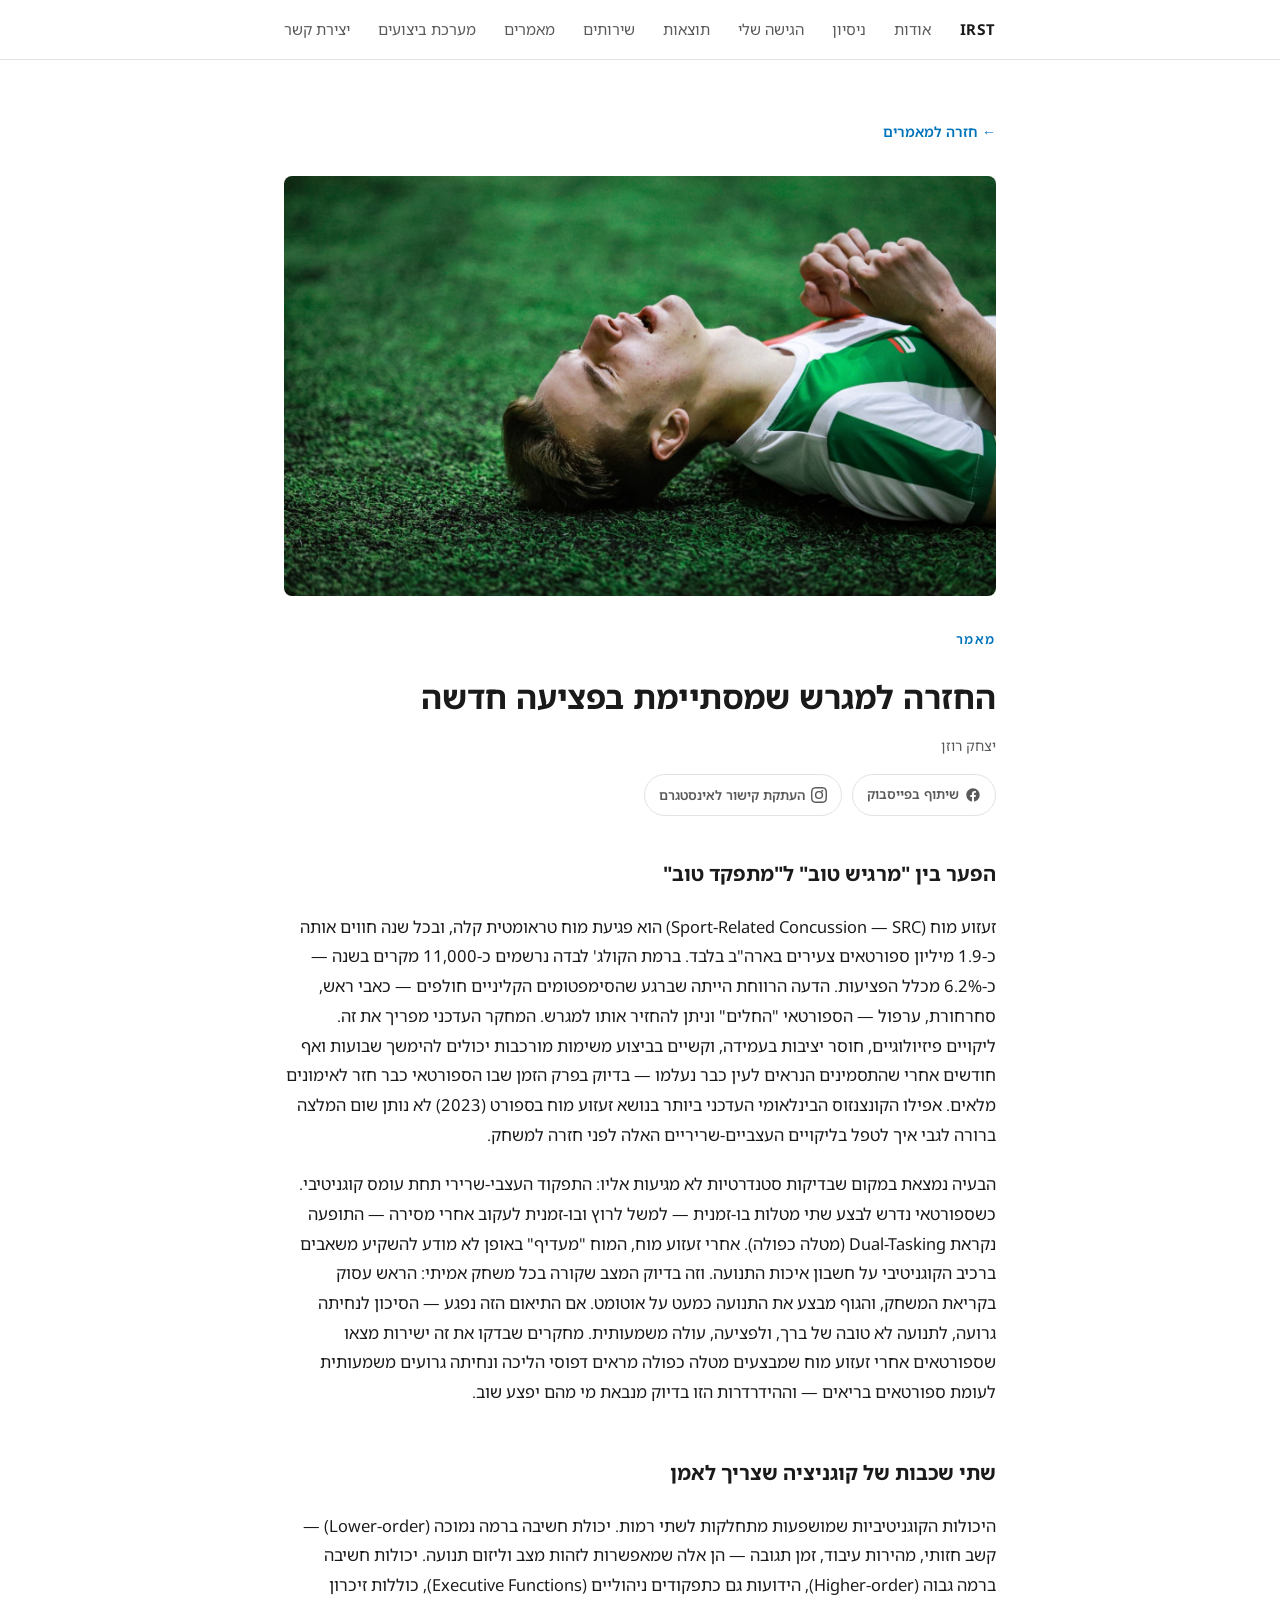
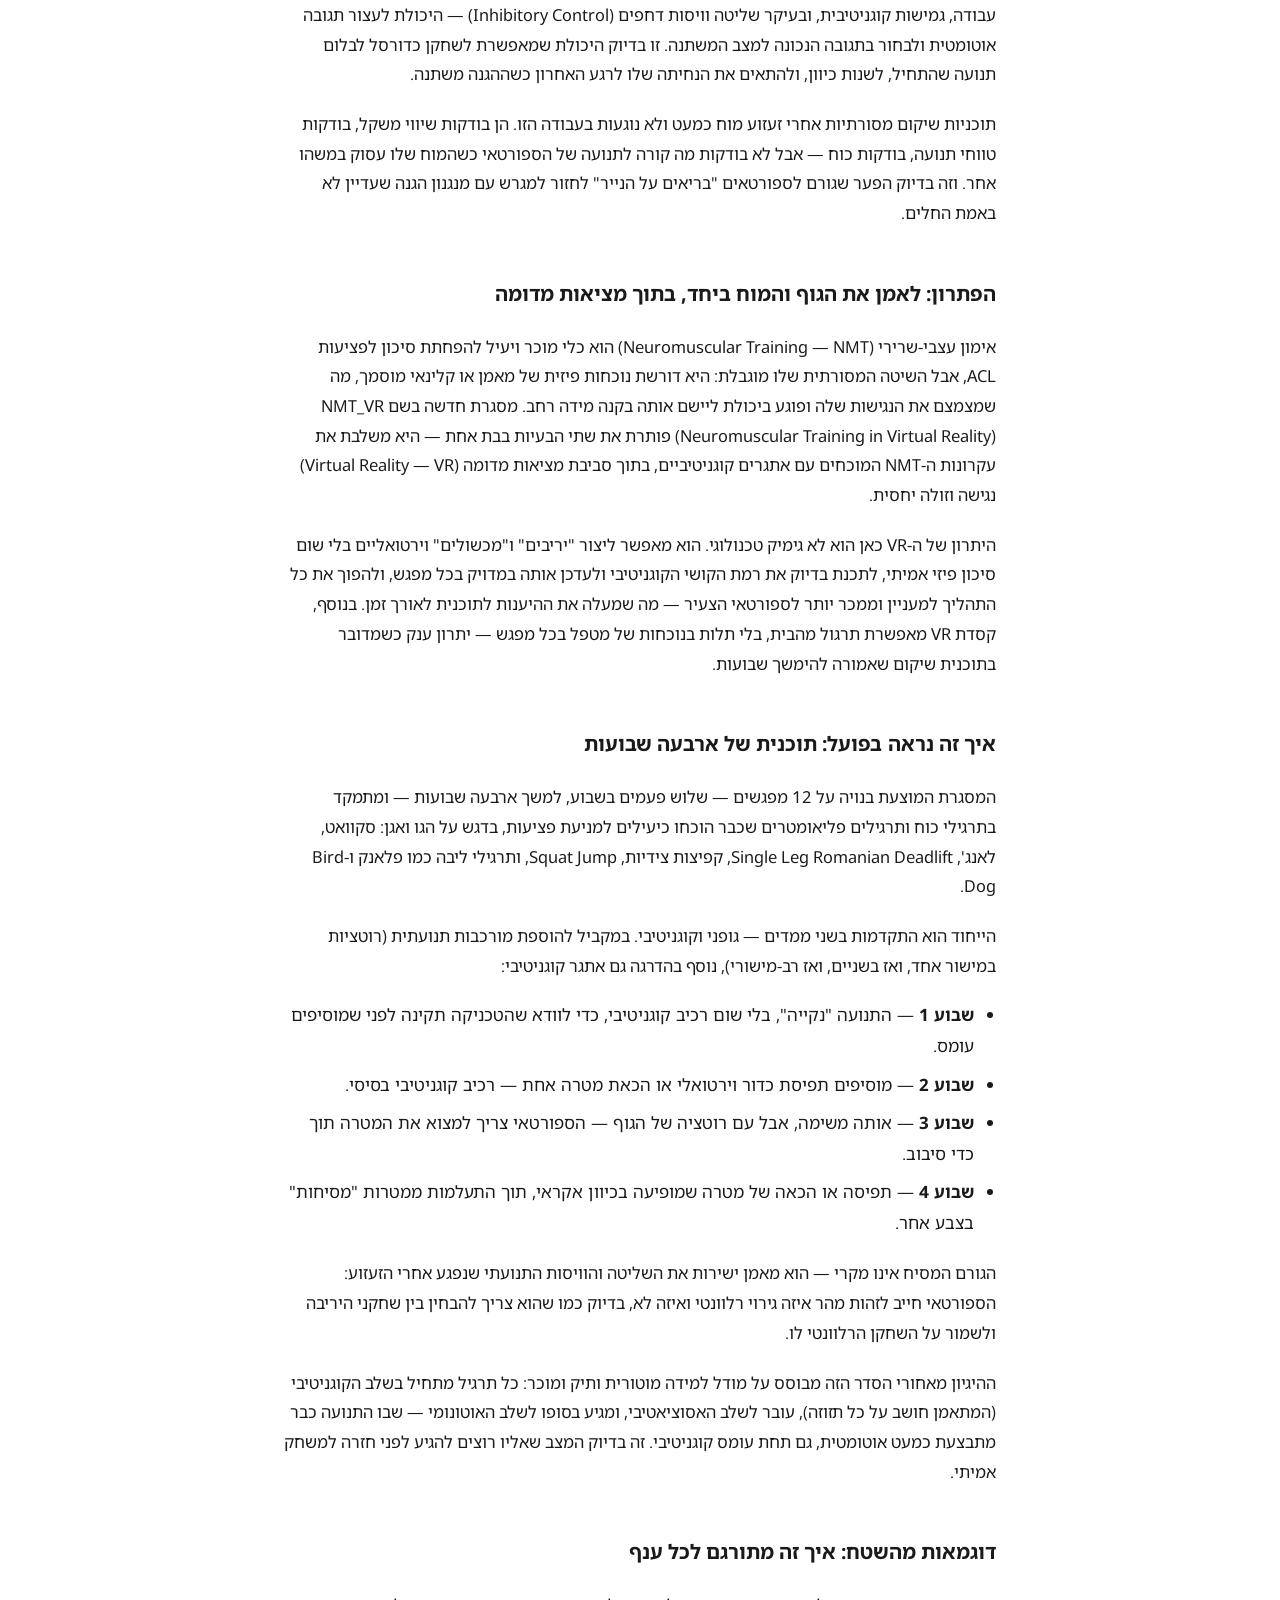
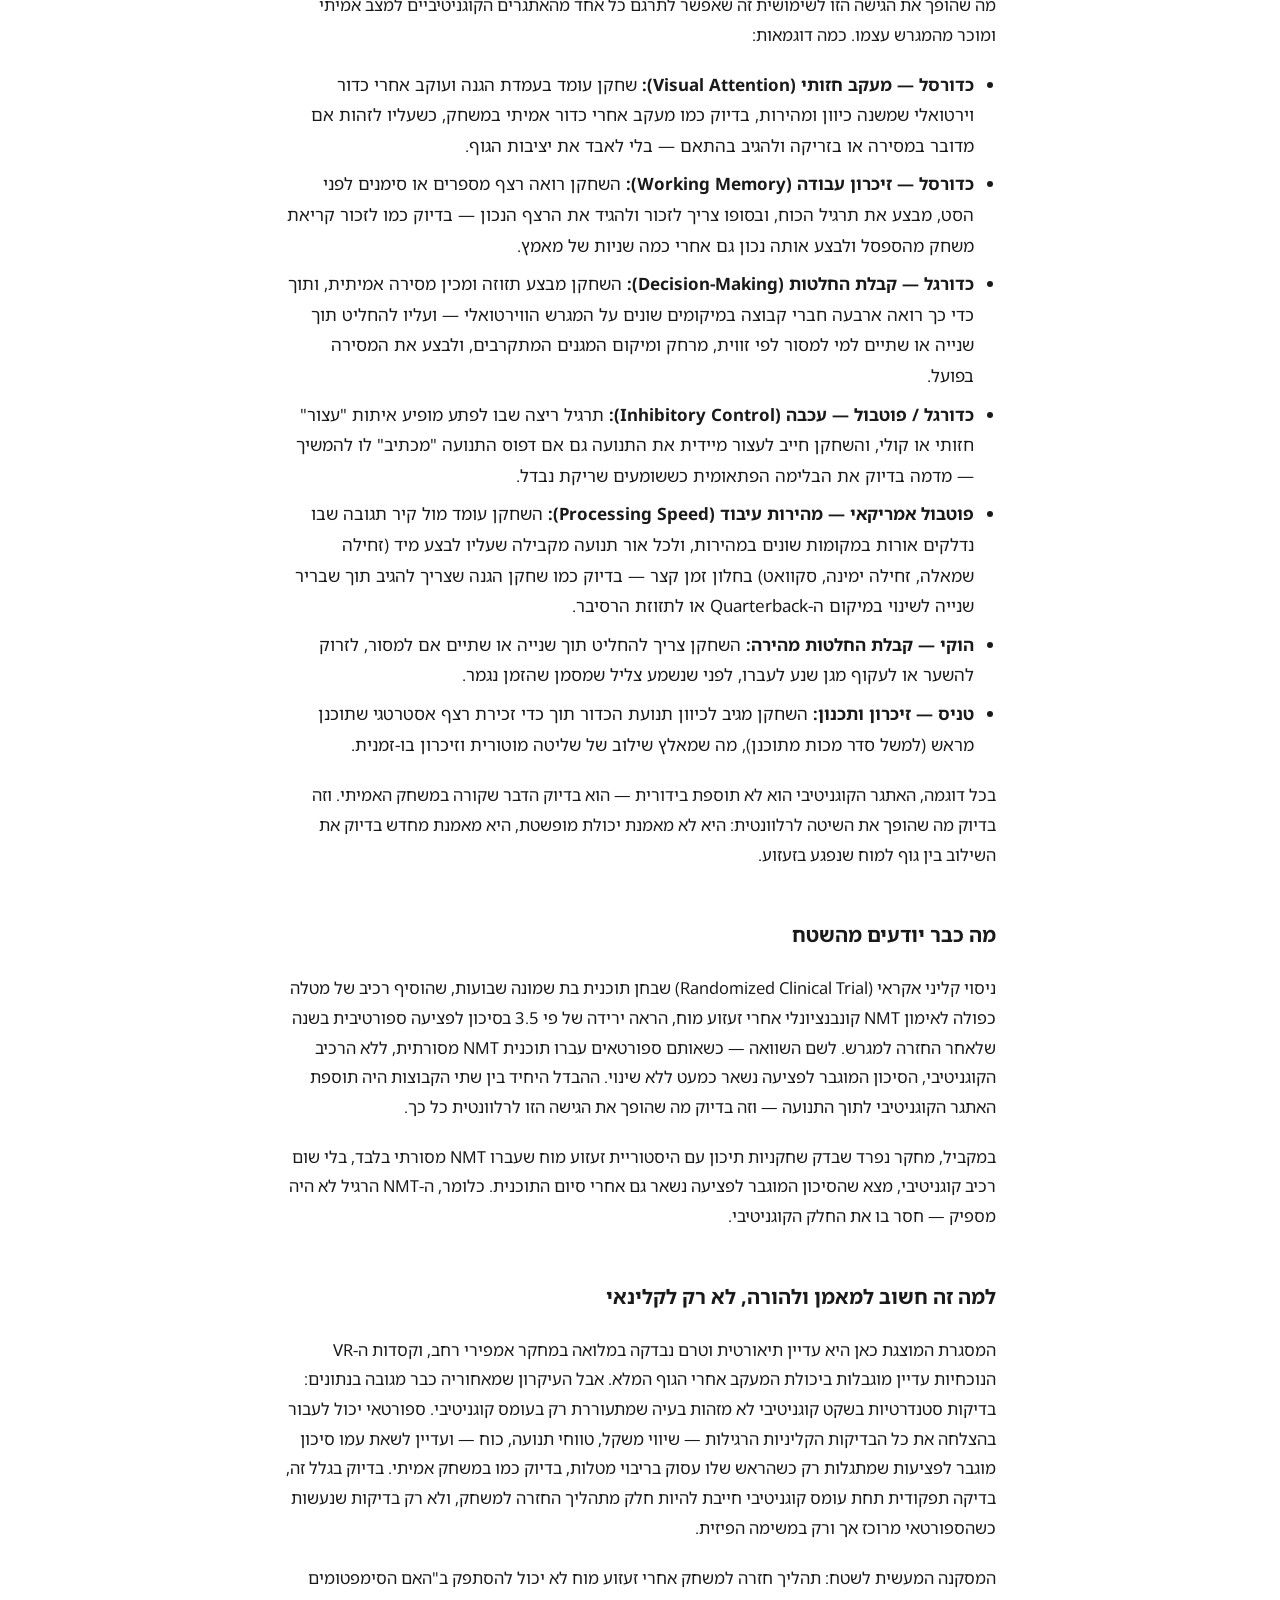
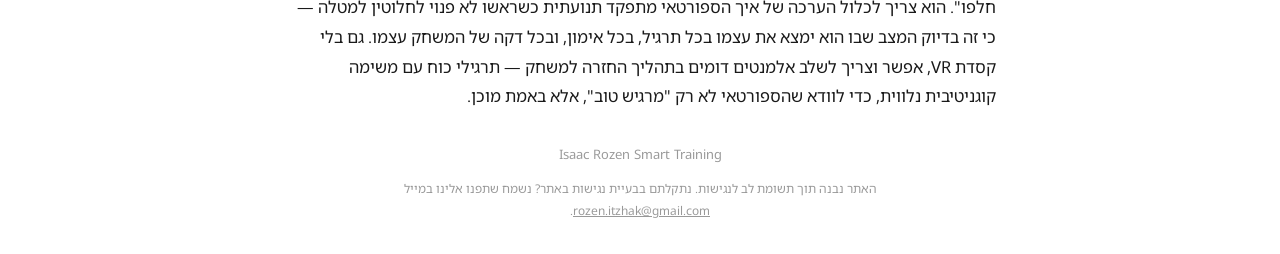
<file: article-vr-zaazua-moach.html>
<!DOCTYPE html>
<html lang="he" dir="rtl">
<head>
<meta charset="UTF-8">
<meta name="viewport" content="width=device-width, initial-scale=1.0">
<title>החזרה למגרש שמסתיימת בפציעה חדשה — יצחק רוזן Smart Training</title>
<meta name="description" content="למה ספורטאים צעירים אחרי זעזוע מוח נמצאים בסיכון מוגבר לפציעות גפיים תחתונות, ואיך אימון עצבי-שרירי בתוך מציאות מדומה (NMT_VR) יכול לצמצם את הסיכון הזה.">
<link rel="preconnect" href="https://fonts.googleapis.com">
<link rel="preconnect" href="https://fonts.gstatic.com" crossorigin>
<link href="https://fonts.googleapis.com/css2?family=Noto+Sans+Hebrew:wght@400;500;600;700&display=swap" rel="stylesheet">
<link rel="stylesheet" href="styles.css">
</head>
<body>

<a href="#main" class="skip-link">דלג לתוכן הראשי</a>

<header class="site-nav">
  <div class="nav-inner">
    <a href="index.html" class="nav-brand">IRST</a>
    <nav class="nav-links" id="navLinks">
      <a href="about.html">אודות</a>
      <a href="experience.html">ניסיון</a>
      <a href="approach.html">הגישה שלי</a>
      <a href="results.html">תוצאות</a>
      <a href="services.html">שירותים</a>
      <a href="articles.html">מאמרים</a>
      <a href="dashboard/">מערכת ביצועים</a>
      <a href="contact.html">יצירת קשר</a>
    </nav>
    <button class="nav-toggle" id="navToggle" aria-label="פתיחת תפריט" aria-expanded="false">
      <span></span>
    </button>
  </div>
</header>

<main id="main">
  <section class="wrap" style="padding-top: 56px;">
    <a class="back-link" href="articles.html">← חזרה למאמרים</a>
    <img src="src-article.jpg" alt="שחקן כדורגל שוכב על המגרש אחרי פגיעה" class="article-hero-image">
    <p class="section-label">מאמר</p>
    <h1 style="font-size: 2rem; margin-bottom: 8px;">החזרה למגרש שמסתיימת בפציעה חדשה</h1>
    <p class="article-meta">יצחק רוזן</p>
    <div class="share-buttons">
      <a class="share-btn" href="#" onclick="shareFacebook(); return false;" aria-label="שיתוף בפייסבוק">
        <svg viewBox="0 0 24 24" aria-hidden="true"><path d="M22 12.06C22 6.51 17.52 2 12 2S2 6.51 2 12.06c0 5 3.66 9.15 8.44 9.94v-7.03H7.9v-2.91h2.54V9.85c0-2.5 1.49-3.89 3.77-3.89 1.09 0 2.24.2 2.24.2v2.46h-1.26c-1.24 0-1.63.77-1.63 1.56v1.88h2.78l-.44 2.91h-2.34V22c4.78-.79 8.44-4.94 8.44-9.94z"/></svg>
        שיתוף בפייסבוק
      </a>
      <button type="button" class="share-btn" onclick="shareInstagram(this)" aria-label="העתקת קישור לשיתוף באינסטגרם">
        <svg viewBox="0 0 24 24" aria-hidden="true"><path d="M12 2.16c3.2 0 3.58.01 4.85.07 1.17.05 1.8.25 2.23.41.56.22.96.48 1.38.9.42.42.68.82.9 1.38.16.42.36 1.06.41 2.23.06 1.27.07 1.65.07 4.85s-.01 3.58-.07 4.85c-.05 1.17-.25 1.8-.41 2.23-.22.56-.48.96-.9 1.38-.42.42-.82.68-1.38.9-.42.16-1.06.36-2.23.41-1.27.06-1.65.07-4.85.07s-3.58-.01-4.85-.07c-1.17-.05-1.8-.25-2.23-.41-.56-.22-.96-.48-1.38-.9-.42-.42-.68-.82-.9-1.38-.16-.42-.36-1.06-.41-2.23-.06-1.27-.07-1.65-.07-4.85s.01-3.58.07-4.85c.05-1.17.25-1.8.41-2.23.22-.56.48-.96.9-1.38.42-.42.82-.68 1.38-.9.42-.16 1.06-.36 2.23-.41 1.27-.06 1.65-.07 4.85-.07M12 0C8.74 0 8.33.01 7.05.07 5.78.13 4.9.33 4.14.63c-.79.31-1.46.72-2.13 1.38C1.35 2.68.94 3.35.63 4.14.33 4.9.13 5.78.07 7.05.01 8.33 0 8.74 0 12s.01 3.67.07 4.95c.06 1.27.26 2.15.56 2.91.31.79.72 1.46 1.38 2.13.67.66 1.34 1.07 2.13 1.38.76.3 1.64.5 2.91.56 1.28.06 1.69.07 4.95.07s3.67-.01 4.95-.07c1.27-.06 2.15-.26 2.91-.56.79-.31 1.46-.72 2.13-1.38.66-.67 1.07-1.34 1.38-2.13.3-.76.5-1.64.56-2.91.06-1.28.07-1.69.07-4.95s-.01-3.67-.07-4.95c-.06-1.27-.26-2.15-.56-2.91-.31-.79-.72-1.46-1.38-2.13C21.32 1.35 20.65.94 19.86.63c-.76-.3-1.64-.5-2.91-.56C15.67.01 15.26 0 12 0zm0 5.84A6.16 6.16 0 1 0 18.16 12 6.16 6.16 0 0 0 12 5.84zm0 10.16A4 4 0 1 1 16 12a4 4 0 0 1-4 4zm6.41-10.4a1.44 1.44 0 1 1-1.44-1.44 1.44 1.44 0 0 1 1.44 1.44z"/></svg>
        <span class="share-btn-label">העתקת קישור לאינסטגרם</span>
      </button>
    </div>

    <div class="article-body">

      <h2>הפער בין "מרגיש טוב" ל"מתפקד טוב"</h2>
      <p>
        זעזוע מוח (Sport-Related Concussion — SRC) הוא פגיעת מוח טראומטית קלה, ובכל שנה חווים
        אותה כ-1.9 מיליון ספורטאים צעירים בארה"ב בלבד. ברמת הקולג' לבדה נרשמים כ-11,000 מקרים
        בשנה — כ-6.2% מכלל הפציעות. הדעה הרווחת הייתה שברגע שהסימפטומים הקליניים חולפים — כאבי
        ראש, סחרחורת, ערפול — הספורטאי "החלים" וניתן להחזיר אותו למגרש. המחקר העדכני מפריך את
        זה. ליקויים פיזיולוגיים, חוסר יציבות בעמידה, וקשיים בביצוע משימות מורכבות יכולים
        להימשך שבועות ואף חודשים אחרי שהתסמינים הנראים לעין כבר נעלמו — בדיוק בפרק הזמן שבו
        הספורטאי כבר חזר לאימונים מלאים. אפילו הקונצנזוס הבינלאומי העדכני ביותר בנושא זעזוע
        מוח בספורט (2023) לא נותן שום המלצה ברורה לגבי איך לטפל בליקויים העצביים-שריריים האלה
        לפני חזרה למשחק.
      </p>
      <p>
        הבעיה נמצאת במקום שבדיקות סטנדרטיות לא מגיעות אליו: התפקוד העצבי-שרירי תחת עומס
        קוגניטיבי. כשספורטאי נדרש לבצע שתי מטלות בו-זמנית — למשל לרוץ ובו-זמנית לעקוב אחרי
        מסירה — התופעה נקראת Dual-Tasking (מטלה כפולה). אחרי זעזוע מוח, המוח "מעדיף" באופן לא
        מודע להשקיע משאבים ברכיב הקוגניטיבי על חשבון איכות התנועה. וזה בדיוק המצב שקורה בכל
        משחק אמיתי: הראש עסוק בקריאת המשחק, והגוף מבצע את התנועה כמעט על אוטומט. אם התיאום הזה
        נפגע — הסיכון לנחיתה גרועה, לתנועה לא טובה של ברך, ולפציעה, עולה משמעותית. מחקרים
        שבדקו את זה ישירות מצאו שספורטאים אחרי זעזוע מוח שמבצעים מטלה כפולה מראים דפוסי הליכה
        ונחיתה גרועים משמעותית לעומת ספורטאים בריאים — וההידרדרות הזו בדיוק מנבאת מי מהם יפצע
        שוב.
      </p>

      <h2>שתי שכבות של קוגניציה שצריך לאמן</h2>
      <p>
        היכולות הקוגניטיביות שמושפעות מתחלקות לשתי רמות. יכולת חשיבה ברמה נמוכה
        (Lower-order) — קשב חזותי, מהירות עיבוד, זמן תגובה — הן אלה שמאפשרות לזהות מצב וליזום
        תנועה. יכולות חשיבה ברמה גבוה (Higher-order), הידועות גם כתפקודים ניהוליים (Executive
        Functions), כוללות זיכרון עבודה, גמישות קוגניטיבית, ובעיקר שליטה וויסות דחפים
        (Inhibitory Control) — היכולת לעצור תגובה אוטומטית ולבחור בתגובה הנכונה למצב המשתנה.
        זו בדיוק היכולת שמאפשרת לשחקן כדורסל לבלום תנועה שהתחיל, לשנות כיוון, ולהתאים את
        הנחיתה שלו לרגע האחרון כשההגנה משתנה.
      </p>
      <p>
        תוכניות שיקום מסורתיות אחרי זעזוע מוח כמעט ולא נוגעות בעבודה הזו. הן בודקות שיווי
        משקל, בודקות טווחי תנועה, בודקות כוח — אבל לא בודקות מה קורה לתנועה של הספורטאי כשהמוח
        שלו עסוק במשהו אחר. וזה בדיוק הפער שגורם לספורטאים "בריאים על הנייר" לחזור למגרש עם
        מנגנון הגנה שעדיין לא באמת החלים.
      </p>

      <h2>הפתרון: לאמן את הגוף והמוח ביחד, בתוך מציאות מדומה</h2>
      <p>
        אימון עצבי-שרירי (Neuromuscular Training — NMT) הוא כלי מוכר ויעיל להפחתת סיכון
        לפציעות ACL, אבל השיטה המסורתית שלו מוגבלת: היא דורשת נוכחות פיזית של מאמן או קלינאי
        מוסמך, מה שמצמצם את הנגישות שלה ופוגע ביכולת ליישם אותה בקנה מידה רחב. מסגרת חדשה בשם
        NMT_VR (Neuromuscular Training in Virtual Reality) פותרת את שתי הבעיות בבת אחת — היא
        משלבת את עקרונות ה-NMT המוכחים עם אתגרים קוגניטיביים, בתוך סביבת מציאות מדומה (Virtual
        Reality — VR) נגישה וזולה יחסית.
      </p>
      <p>
        היתרון של ה-VR כאן הוא לא גימיק טכנולוגי. הוא מאפשר ליצור "יריבים" ו"מכשולים"
        וירטואליים בלי שום סיכון פיזי אמיתי, לתכנת בדיוק את רמת הקושי הקוגניטיבי ולעדכן אותה
        במדויק בכל מפגש, ולהפוך את כל התהליך למעניין וממכר יותר לספורטאי הצעיר — מה שמעלה את
        ההיענות לתוכנית לאורך זמן. בנוסף, קסדת VR מאפשרת תרגול מהבית, בלי תלות בנוכחות של מטפל
        בכל מפגש — יתרון ענק כשמדובר בתוכנית שיקום שאמורה להימשך שבועות.
      </p>

      <h2>איך זה נראה בפועל: תוכנית של ארבעה שבועות</h2>
      <p>
        המסגרת המוצעת בנויה על 12 מפגשים — שלוש פעמים בשבוע, למשך ארבעה שבועות — ומתמקד
        בתרגילי כוח ותרגילים פליאומטרים שכבר הוכחו כיעילים למניעת פציעות, בדגש על הגו ואגן:
        סקוואט, לאנג', Single Leg Romanian Deadlift, קפיצות צידיות, Squat Jump, ותרגילי ליבה
        כמו פלאנק ו-Bird Dog.
      </p>
      <p>
        הייחוד הוא התקדמות בשני ממדים — גופני וקוגניטיבי. במקביל להוספת מורכבות תנועתית
        (רוטציות במישור אחד, ואז בשניים, ואז רב-מישורי), נוסף בהדרגה גם אתגר קוגניטיבי:
      </p>
      <ul>
        <li><strong>שבוע 1</strong> — התנועה "נקייה", בלי שום רכיב קוגניטיבי, כדי לוודא שהטכניקה תקינה לפני שמוסיפים עומס.</li>
        <li><strong>שבוע 2</strong> — מוסיפים תפיסת כדור וירטואלי או הכאת מטרה אחת — רכיב קוגניטיבי בסיסי.</li>
        <li><strong>שבוע 3</strong> — אותה משימה, אבל עם רוטציה של הגוף — הספורטאי צריך למצוא את המטרה תוך כדי סיבוב.</li>
        <li><strong>שבוע 4</strong> — תפיסה או הכאה של מטרה שמופיעה בכיוון אקראי, תוך התעלמות ממטרות "מסיחות" בצבע אחר.</li>
      </ul>
      <p>
        הגורם המסיח אינו מקרי — הוא מאמן ישירות את השליטה והוויסות התנועתי שנפגע אחרי הזעזוע:
        הספורטאי חייב לזהות מהר איזה גירוי רלוונטי ואיזה לא, בדיוק כמו שהוא צריך להבחין בין
        שחקני היריבה ולשמור על השחקן הרלוונטי לו.
      </p>
      <p>
        ההיגיון מאחורי הסדר הזה מבוסס על מודל למידה מוטורית ותיק ומוכר: כל תרגיל מתחיל בשלב
        הקוגניטיבי (המתאמן חושב על כל תזוזה), עובר לשלב האסוציאטיבי, ומגיע בסופו לשלב
        האוטונומי — שבו התנועה כבר מתבצעת כמעט אוטומטית, גם תחת עומס קוגניטיבי. זה בדיוק המצב
        שאליו רוצים להגיע לפני חזרה למשחק אמיתי.
      </p>

      <h2>דוגמאות מהשטח: איך זה מתורגם לכל ענף</h2>
      <p>
        מה שהופך את הגישה הזו לשימושית זה שאפשר לתרגם כל אחד מהאתגרים הקוגניטיביים למצב אמיתי
        ומוכר מהמגרש עצמו. כמה דוגמאות:
      </p>
      <ul>
        <li><strong>כדורסל — מעקב חזותי (Visual Attention):</strong> שחקן עומד בעמדת הגנה ועוקב אחרי כדור וירטואלי שמשנה כיוון ומהירות, בדיוק כמו מעקב אחרי כדור אמיתי במשחק, כשעליו לזהות אם מדובר במסירה או בזריקה ולהגיב בהתאם — בלי לאבד את יציבות הגוף.</li>
        <li><strong>כדורסל — זיכרון עבודה (Working Memory):</strong> השחקן רואה רצף מספרים או סימנים לפני הסט, מבצע את תרגיל הכוח, ובסופו צריך לזכור ולהגיד את הרצף הנכון — בדיוק כמו לזכור קריאת משחק מהספסל ולבצע אותה נכון גם אחרי כמה שניות של מאמץ.</li>
        <li><strong>כדורגל — קבלת החלטות (Decision-Making):</strong> השחקן מבצע תזוזה ומכין מסירה אמיתית, ותוך כדי כך רואה ארבעה חברי קבוצה במיקומים שונים על המגרש הווירטואלי — ועליו להחליט תוך שנייה או שתיים למי למסור לפי זווית, מרחק ומיקום המגנים המתקרבים, ולבצע את המסירה בפועל.</li>
        <li><strong>כדורגל / פוטבול — עכבה (Inhibitory Control):</strong> תרגיל ריצה שבו לפתע מופיע איתות "עצור" חזותי או קולי, והשחקן חייב לעצור מיידית את התנועה גם אם דפוס התנועה "מכתיב" לו להמשיך — מדמה בדיוק את הבלימה הפתאומית כששומעים שריקת נבדל.</li>
        <li><strong>פוטבול אמריקאי — מהירות עיבוד (Processing Speed):</strong> השחקן עומד מול קיר תגובה שבו נדלקים אורות במקומות שונים במהירות, ולכל אור תנועה מקבילה שעליו לבצע מיד (זחילה שמאלה, זחילה ימינה, סקוואט) בחלון זמן קצר — בדיוק כמו שחקן הגנה שצריך להגיב תוך שבריר שנייה לשינוי במיקום ה-Quarterback או לתזוזת הרסיבר.</li>
        <li><strong>הוקי — קבלת החלטות מהירה:</strong> השחקן צריך להחליט תוך שנייה או שתיים אם למסור, לזרוק להשער או לעקוף מגן שנע לעברו, לפני שנשמע צליל שמסמן שהזמן נגמר.</li>
        <li><strong>טניס — זיכרון ותכנון:</strong> השחקן מגיב לכיוון תנועת הכדור תוך כדי זכירת רצף אסטרטגי שתוכנן מראש (למשל סדר מכות מתוכנן), מה שמאלץ שילוב של שליטה מוטורית וזיכרון בו-זמנית.</li>
      </ul>
      <p>
        בכל דוגמה, האתגר הקוגניטיבי הוא לא תוספת בידורית — הוא בדיוק הדבר שקורה במשחק האמיתי.
        וזה בדיוק מה שהופך את השיטה לרלוונטית: היא לא מאמנת יכולת מופשטת, היא מאמנת מחדש בדיוק
        את השילוב בין גוף למוח שנפגע בזעזוע.
      </p>

      <h2>מה כבר יודעים מהשטח</h2>
      <p>
        ניסוי קליני אקראי (Randomized Clinical Trial) שבחן תוכנית בת שמונה שבועות, שהוסיף
        רכיב של מטלה כפולה לאימון NMT קונבנציונלי אחרי זעזוע מוח, הראה ירידה של פי 3.5 בסיכון
        לפציעה ספורטיבית בשנה שלאחר החזרה למגרש. לשם השוואה — כשאותם ספורטאים עברו תוכנית NMT
        מסורתית, ללא הרכיב הקוגניטיבי, הסיכון המוגבר לפציעה נשאר כמעט ללא שינוי. ההבדל היחיד
        בין שתי הקבוצות היה תוספת האתגר הקוגניטיבי לתוך התנועה — וזה בדיוק מה שהופך את הגישה
        הזו לרלוונטית כל כך.
      </p>
      <p>
        במקביל, מחקר נפרד שבדק שחקניות תיכון עם היסטוריית זעזוע מוח שעברו NMT מסורתי בלבד, בלי
        שום רכיב קוגניטיבי, מצא שהסיכון המוגבר לפציעה נשאר גם אחרי סיום התוכנית. כלומר, ה-NMT
        הרגיל לא היה מספיק — חסר בו את החלק הקוגניטיבי.
      </p>

      <h2>למה זה חשוב למאמן ולהורה, לא רק לקלינאי</h2>
      <p>
        המסגרת המוצגת כאן היא עדיין תיאורטית וטרם נבדקה במלואה במחקר אמפירי רחב, וקסדות ה-VR
        הנוכחיות עדיין מוגבלות ביכולת המעקב אחרי הגוף המלא. אבל העיקרון שמאחוריה כבר מגובה
        בנתונים: בדיקות סטנדרטיות בשקט קוגניטיבי לא מזהות בעיה שמתעוררת רק בעומס קוגניטיבי.
        ספורטאי יכול לעבור בהצלחה את כל הבדיקות הקליניות הרגילות — שיווי משקל, טווחי תנועה,
        כוח — ועדיין לשאת עמו סיכון מוגבר לפציעות שמתגלות רק כשהראש שלו עסוק בריבוי מטלות,
        בדיוק כמו במשחק אמיתי. בדיוק בגלל זה, בדיקה תפקודית תחת עומס קוגניטיבי חייבת להיות חלק
        מתהליך החזרה למשחק, ולא רק בדיקות שנעשות כשהספורטאי מרוכז אך ורק במשימה הפיזית.
      </p>
      <p>
        המסקנה המעשית לשטח: תהליך חזרה למשחק אחרי זעזוע מוח לא יכול להסתפק ב"האם הסימפטומים
        חלפו". הוא צריך לכלול הערכה של איך הספורטאי מתפקד תנועתית כשראשו לא פנוי לחלוטין
        למטלה — כי זה בדיוק המצב שבו הוא ימצא את עצמו בכל תרגיל, בכל אימון, ובכל דקה של המשחק
        עצמו. גם בלי קסדת VR, אפשר וצריך לשלב אלמנטים דומים בתהליך החזרה למשחק — תרגילי כוח עם
        משימה קוגניטיבית נלווית, כדי לוודא שהספורטאי לא רק "מרגיש טוב", אלא באמת מוכן.
      </p>

    </div>
  </section>
</main>

<footer>
  <div class="wrap">
    Isaac Rozen Smart Training
    <p class="accessibility-note">
      האתר נבנה תוך תשומת לב לנגישות. נתקלתם בבעיית נגישות באתר?
      נשמח שתפנו אלינו במייל <a href="mailto:rozen.itzhak@gmail.com">rozen.itzhak@gmail.com</a>.
    </p>
  </div>
</footer>

<script>
  var navToggle = document.getElementById('navToggle');
  var navLinks = document.getElementById('navLinks');
  function shareFacebook() {
    var url = encodeURIComponent(location.href);
    window.open('https://www.facebook.com/sharer/sharer.php?u=' + url, 'facebook-share', 'width=580,height=520');
  }
  function shareInstagram(btn) {
    var url = location.href;
    var showCopied = function () {
      var label = btn.querySelector('.share-btn-label');
      var original = label.textContent;
      label.textContent = 'הקישור הועתק!';
      setTimeout(function () { label.textContent = original; }, 2000);
    };
    var fallbackCopy = function () {
      var textarea = document.createElement('textarea');
      textarea.value = url;
      textarea.style.position = 'fixed';
      textarea.style.opacity = '0';
      document.body.appendChild(textarea);
      textarea.focus();
      textarea.select();
      try { document.execCommand('copy'); showCopied(); } catch (e) {}
      document.body.removeChild(textarea);
    };
    if (navigator.clipboard && navigator.clipboard.writeText) {
      navigator.clipboard.writeText(url).then(showCopied, fallbackCopy);
    } else {
      fallbackCopy();
    }
  }
  navToggle.addEventListener('click', function () {
    var isOpen = navLinks.classList.toggle('open');
    navToggle.classList.toggle('open', isOpen);
    navToggle.setAttribute('aria-expanded', isOpen ? 'true' : 'false');
  });
</script>

</body>
</html>
</file>
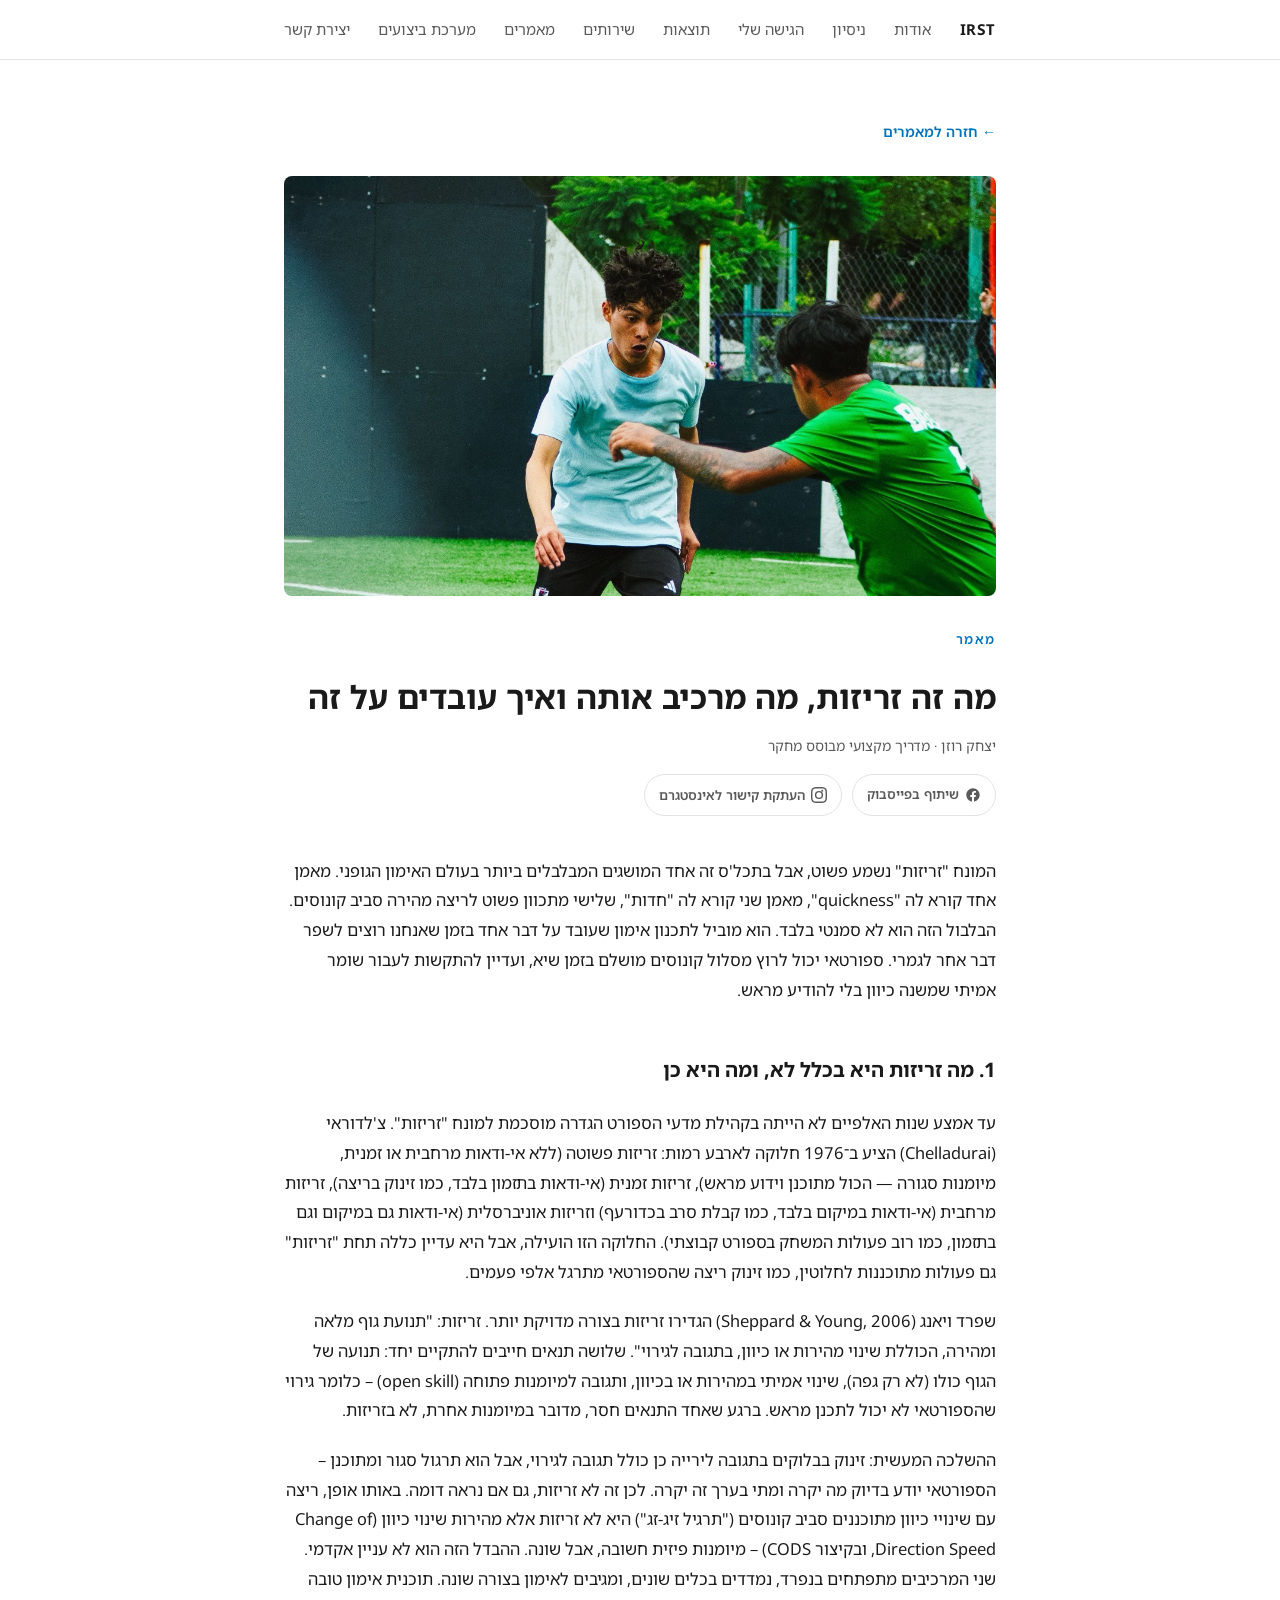
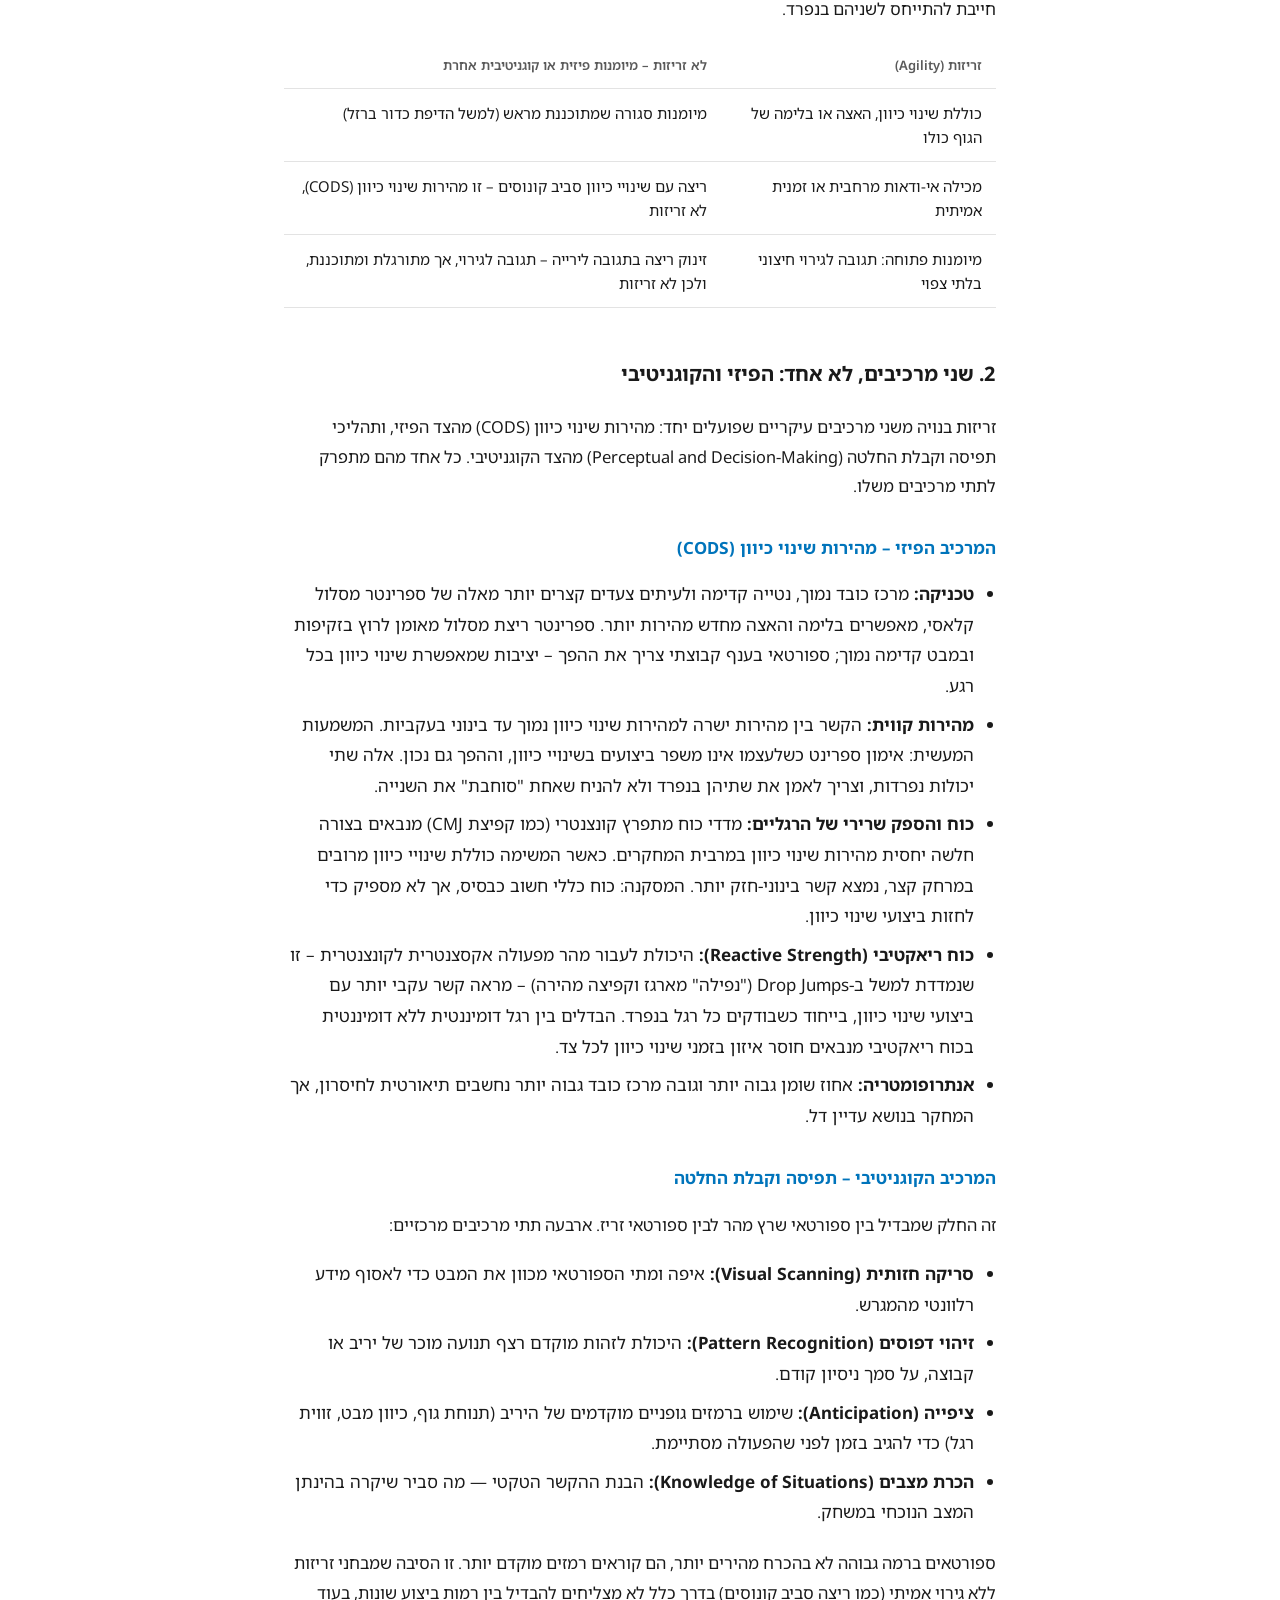
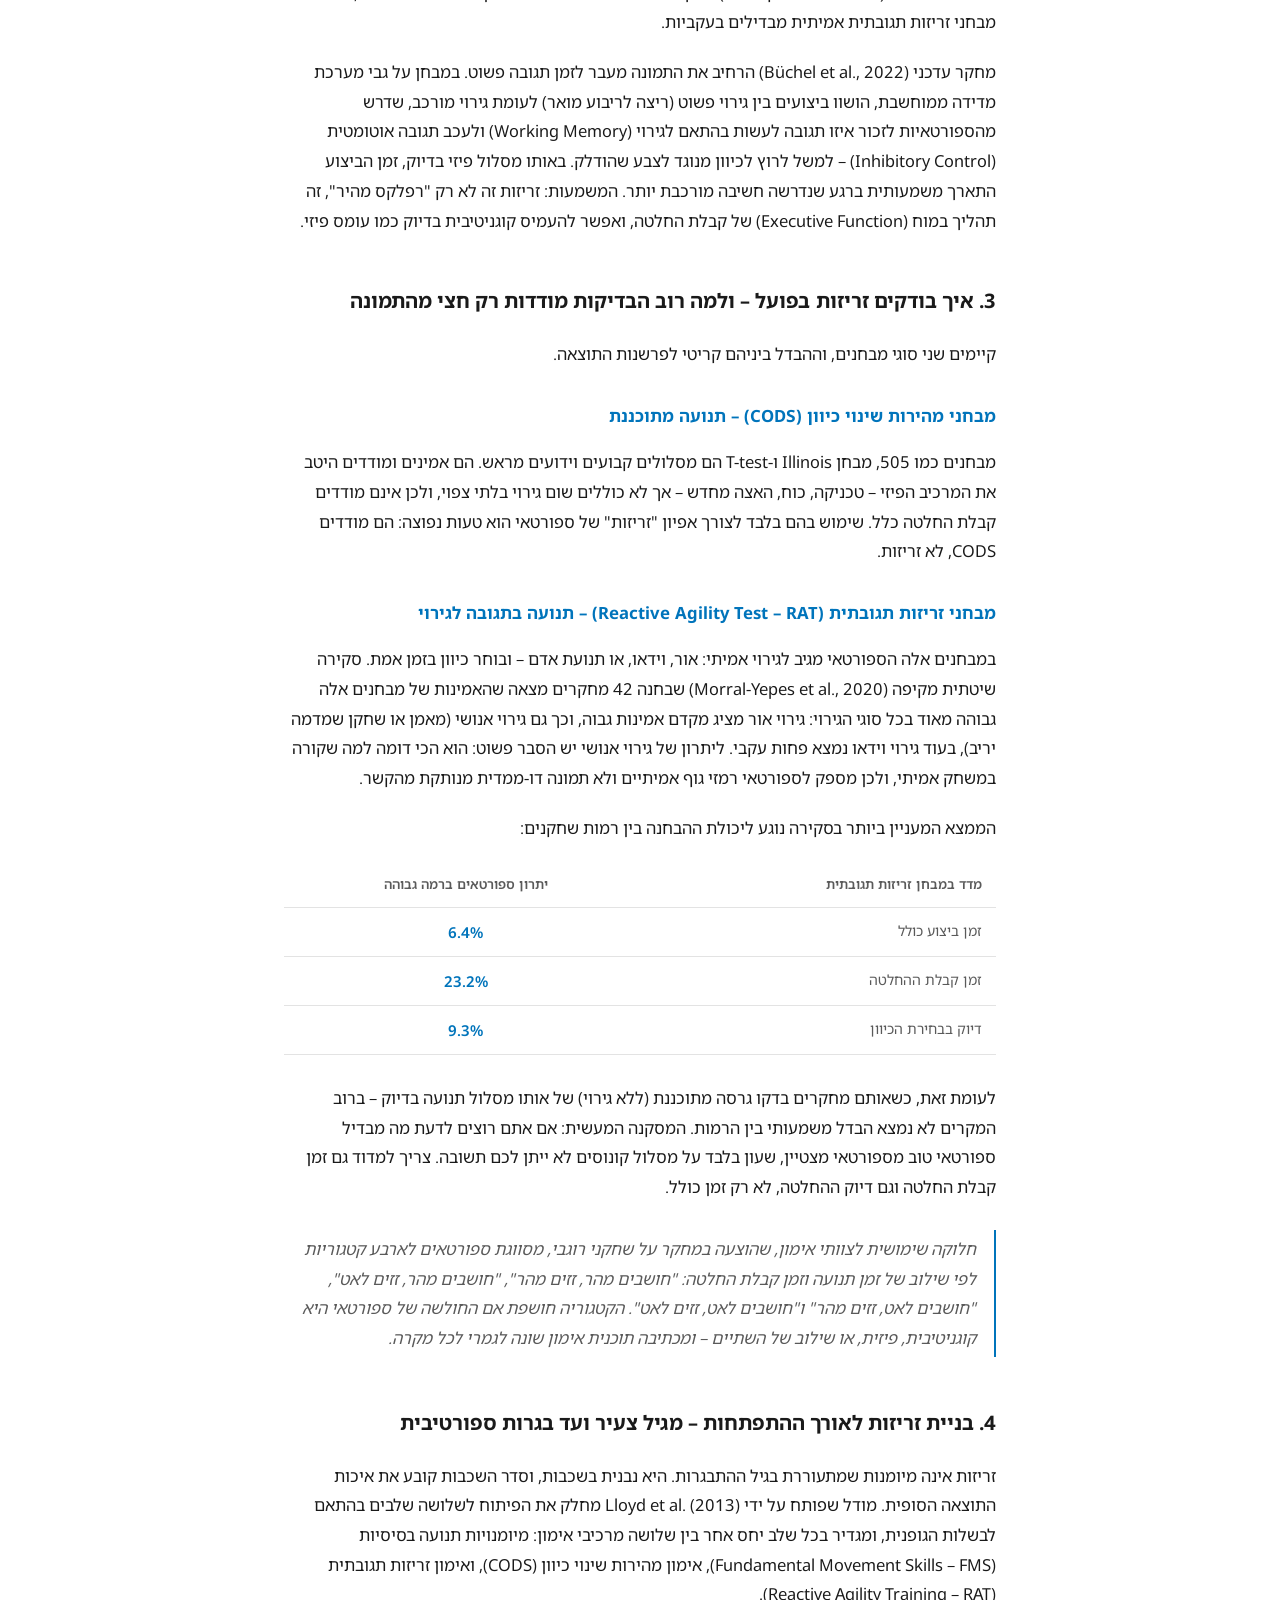
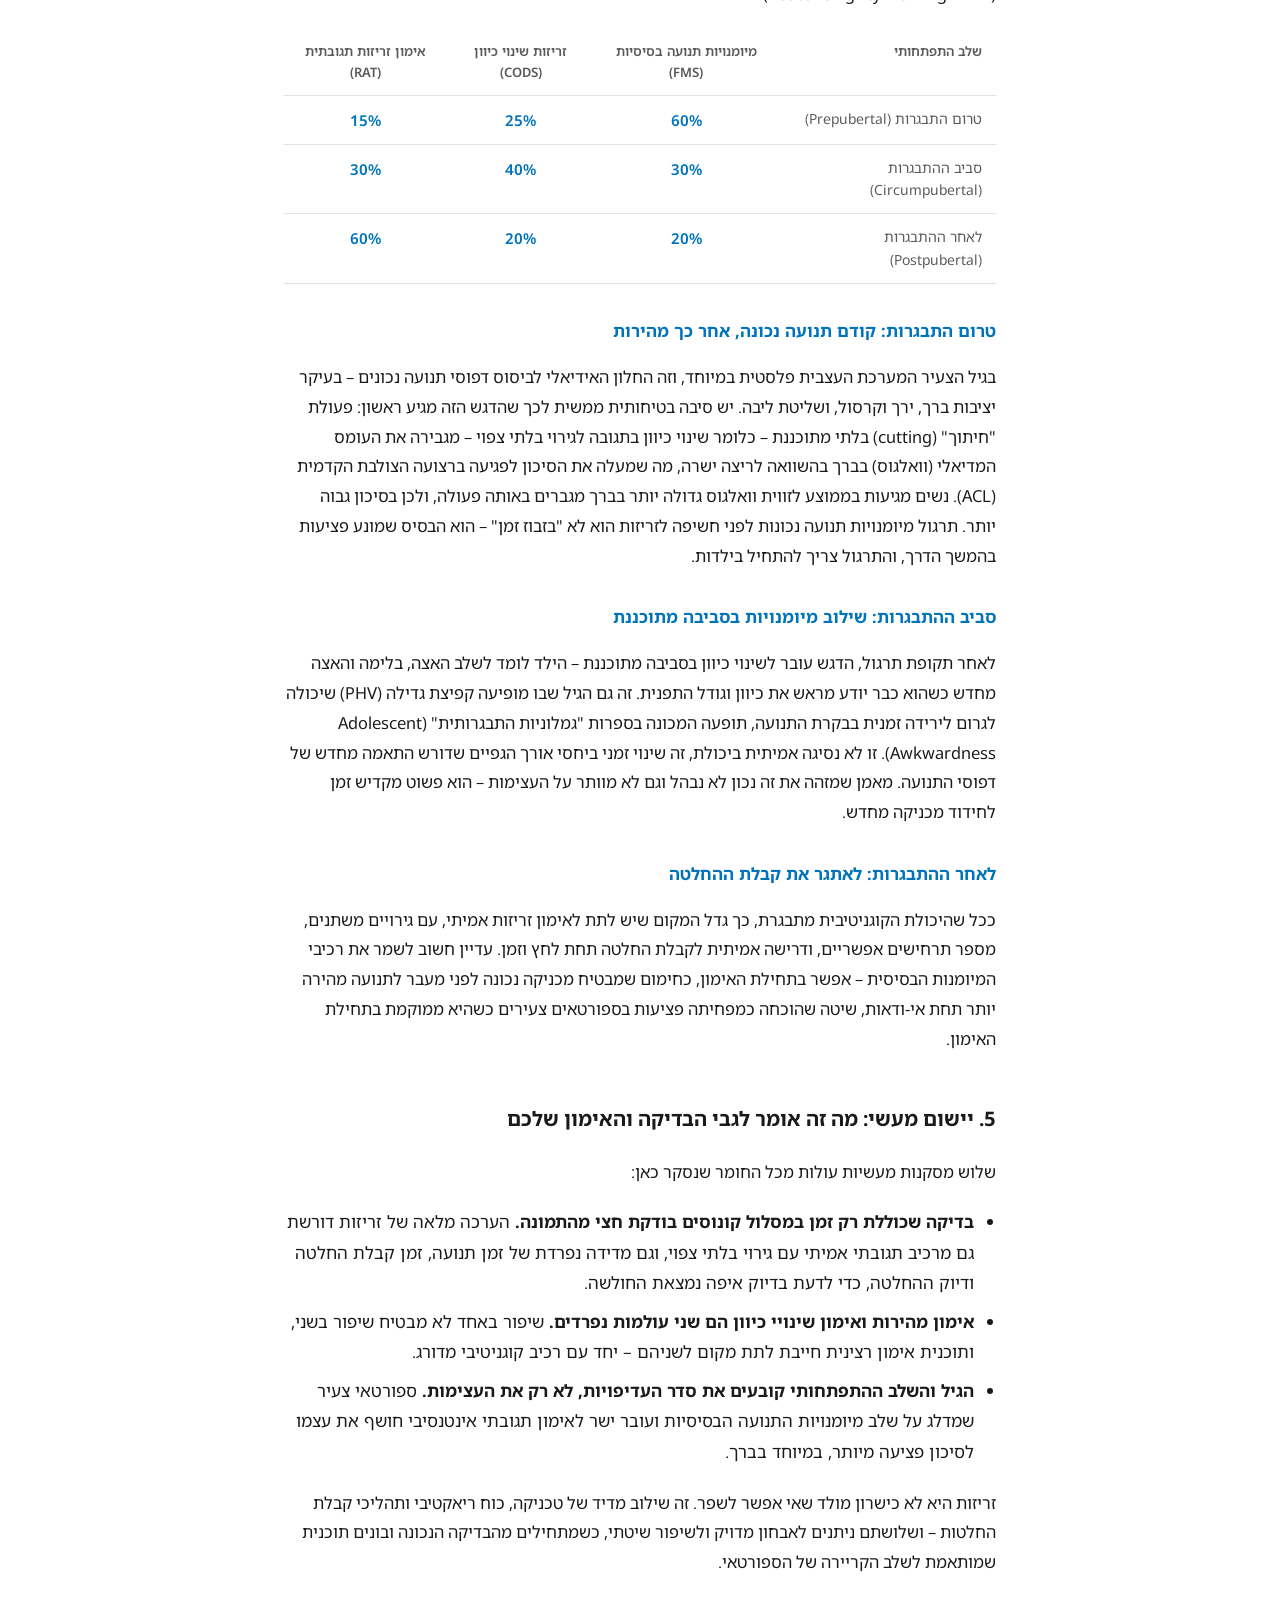
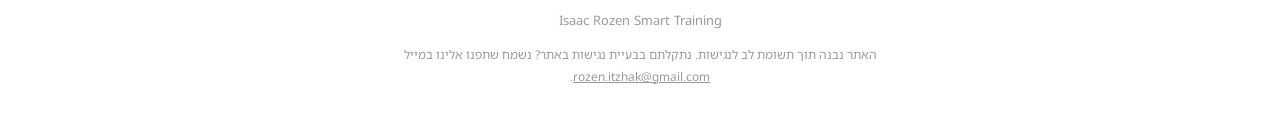
<file: article-zrizut.html>
<!DOCTYPE html>
<html lang="he" dir="rtl">
<head>
<meta charset="UTF-8">
<meta name="viewport" content="width=device-width, initial-scale=1.0">
<title>מה זה זריזות, מה מרכיב אותה ואיך עובדים על זה — יצחק רוזן Smart Training</title>
<meta name="description" content="מה זריזות באמת אומרת, במה היא שונה ממהירות שינוי כיוון, איך בודקים אותה נכון, ואיך בונים אותה בכל שלב התפתחותי — מדריך מקצועי מבוסס מחקר.">
<link rel="preconnect" href="https://fonts.googleapis.com">
<link rel="preconnect" href="https://fonts.gstatic.com" crossorigin>
<link href="https://fonts.googleapis.com/css2?family=Noto+Sans+Hebrew:wght@400;500;600;700&display=swap" rel="stylesheet">
<link rel="stylesheet" href="styles.css">
</head>
<body>

<a href="#main" class="skip-link">דלג לתוכן הראשי</a>

<header class="site-nav">
  <div class="nav-inner">
    <a href="index.html" class="nav-brand">IRST</a>
    <nav class="nav-links" id="navLinks">
      <a href="about.html">אודות</a>
      <a href="experience.html">ניסיון</a>
      <a href="approach.html">הגישה שלי</a>
      <a href="results.html">תוצאות</a>
      <a href="services.html">שירותים</a>
      <a href="articles.html">מאמרים</a>
      <a href="dashboard/">מערכת ביצועים</a>
      <a href="contact.html">יצירת קשר</a>
    </nav>
    <button class="nav-toggle" id="navToggle" aria-label="פתיחת תפריט" aria-expanded="false">
      <span></span>
    </button>
  </div>
</header>

<main id="main">
  <section class="wrap" style="padding-top: 56px;">
    <a class="back-link" href="articles.html">← חזרה למאמרים</a>
    <img src="zrizut-article.jpg" alt="שחקן כדורגל משנה כיוון עם הכדור מול מגן" class="article-hero-image" style="object-position: center 35%;">
    <p class="section-label">מאמר</p>
    <h1 style="font-size: 2rem; margin-bottom: 8px;">מה זה זריזות, מה מרכיב אותה ואיך עובדים על זה</h1>
    <p class="article-meta">יצחק רוזן · מדריך מקצועי מבוסס מחקר</p>
    <div class="share-buttons">
      <a class="share-btn" href="#" onclick="shareFacebook(); return false;" aria-label="שיתוף בפייסבוק">
        <svg viewBox="0 0 24 24" aria-hidden="true"><path d="M22 12.06C22 6.51 17.52 2 12 2S2 6.51 2 12.06c0 5 3.66 9.15 8.44 9.94v-7.03H7.9v-2.91h2.54V9.85c0-2.5 1.49-3.89 3.77-3.89 1.09 0 2.24.2 2.24.2v2.46h-1.26c-1.24 0-1.63.77-1.63 1.56v1.88h2.78l-.44 2.91h-2.34V22c4.78-.79 8.44-4.94 8.44-9.94z"/></svg>
        שיתוף בפייסבוק
      </a>
      <button type="button" class="share-btn" onclick="shareInstagram(this)" aria-label="העתקת קישור לשיתוף באינסטגרם">
        <svg viewBox="0 0 24 24" aria-hidden="true"><path d="M12 2.16c3.2 0 3.58.01 4.85.07 1.17.05 1.8.25 2.23.41.56.22.96.48 1.38.9.42.42.68.82.9 1.38.16.42.36 1.06.41 2.23.06 1.27.07 1.65.07 4.85s-.01 3.58-.07 4.85c-.05 1.17-.25 1.8-.41 2.23-.22.56-.48.96-.9 1.38-.42.42-.82.68-1.38.9-.42.16-1.06.36-2.23.41-1.27.06-1.65.07-4.85.07s-3.58-.01-4.85-.07c-1.17-.05-1.8-.25-2.23-.41-.56-.22-.96-.48-1.38-.9-.42-.42-.68-.82-.9-1.38-.16-.42-.36-1.06-.41-2.23-.06-1.27-.07-1.65-.07-4.85s.01-3.58.07-4.85c.05-1.17.25-1.8.41-2.23.22-.56.48-.96.9-1.38.42-.42.82-.68 1.38-.9.42-.16 1.06-.36 2.23-.41 1.27-.06 1.65-.07 4.85-.07M12 0C8.74 0 8.33.01 7.05.07 5.78.13 4.9.33 4.14.63c-.79.31-1.46.72-2.13 1.38C1.35 2.68.94 3.35.63 4.14.33 4.9.13 5.78.07 7.05.01 8.33 0 8.74 0 12s.01 3.67.07 4.95c.06 1.27.26 2.15.56 2.91.31.79.72 1.46 1.38 2.13.67.66 1.34 1.07 2.13 1.38.76.3 1.64.5 2.91.56 1.28.06 1.69.07 4.95.07s3.67-.01 4.95-.07c1.27-.06 2.15-.26 2.91-.56.79-.31 1.46-.72 2.13-1.38.66-.67 1.07-1.34 1.38-2.13.3-.76.5-1.64.56-2.91.06-1.28.07-1.69.07-4.95s-.01-3.67-.07-4.95c-.06-1.27-.26-2.15-.56-2.91-.31-.79-.72-1.46-1.38-2.13C21.32 1.35 20.65.94 19.86.63c-.76-.3-1.64-.5-2.91-.56C15.67.01 15.26 0 12 0zm0 5.84A6.16 6.16 0 1 0 18.16 12 6.16 6.16 0 0 0 12 5.84zm0 10.16A4 4 0 1 1 16 12a4 4 0 0 1-4 4zm6.41-10.4a1.44 1.44 0 1 1-1.44-1.44 1.44 1.44 0 0 1 1.44 1.44z"/></svg>
        <span class="share-btn-label">העתקת קישור לאינסטגרם</span>
      </button>
    </div>

    <div class="article-body">

      <p>
        המונח "זריזות" נשמע פשוט, אבל בתכל'ס זה אחד המושגים המבלבלים ביותר בעולם האימון הגופני.
        מאמן אחד קורא לה "quickness", מאמן שני קורא לה "חדות", שלישי מתכוון פשוט לריצה מהירה סביב
        קונוסים. הבלבול הזה הוא לא סמנטי בלבד. הוא מוביל לתכנון אימון שעובד על דבר אחד בזמן שאנחנו
        רוצים לשפר דבר אחר לגמרי. ספורטאי יכול לרוץ מסלול קונוסים מושלם בזמן שיא, ועדיין להתקשות
        לעבור שומר אמיתי שמשנה כיוון בלי להודיע מראש.
      </p>

      <h2>1. מה זריזות היא בכלל לא, ומה היא כן</h2>
      <p>
        עד אמצע שנות האלפיים לא הייתה בקהילת מדעי הספורט הגדרה מוסכמת למונח "זריזות".
        צ'לדוראי (Chelladurai) הציע ב־1976 חלוקה לארבע רמות: זריזות פשוטה (ללא אי-ודאות מרחבית או
        זמנית, מיומנות סגורה — הכול מתוכנן וידוע מראש), זריזות זמנית (אי-ודאות בתזמון בלבד, כמו זינוק
        בריצה), זריזות מרחבית (אי-ודאות במיקום בלבד, כמו קבלת סרב בכדורעף) וזריזות אוניברסלית
        (אי-ודאות גם במיקום וגם בתזמון, כמו רוב פעולות המשחק בספורט קבוצתי). החלוקה הזו הועילה, אבל
        היא עדיין כללה תחת "זריזות" גם פעולות מתוכננות לחלוטין, כמו זינוק ריצה שהספורטאי מתרגל אלפי
        פעמים.
      </p>
      <p>
        שפרד ויאנג (Sheppard &amp; Young, 2006) הגדירו זריזות בצורה מדויקת יותר. זריזות:
        "תנועת גוף מלאה ומהירה, הכוללת שינוי מהירות או כיוון, בתגובה לגירוי". שלושה תנאים חייבים
        להתקיים יחד: תנועה של הגוף כולו (לא רק גפה), שינוי אמיתי במהירות או בכיוון, ותגובה למיומנות
        פתוחה (open skill) – כלומר גירוי שהספורטאי לא יכול לתכנן מראש. ברגע שאחד התנאים חסר, מדובר
        במיומנות אחרת, לא בזריזות.
      </p>
      <p>
        ההשלכה המעשית: זינוק בבלוקים בתגובה לירייה כן כולל תגובה לגירוי, אבל הוא תרגול סגור ומתוכנן –
        הספורטאי יודע בדיוק מה יקרה ומתי בערך זה יקרה. לכן זה לא זריזות, גם אם נראה דומה. באותו אופן,
        ריצה עם שינויי כיוון מתוכננים סביב קונוסים ("תרגיל זיג-זג") היא לא זריזות אלא מהירות שינוי
        כיוון (Change of Direction Speed, ובקיצור CODS) – מיומנות פיזית חשובה, אבל שונה. ההבדל הזה
        הוא לא עניין אקדמי. שני המרכיבים מתפתחים בנפרד, נמדדים בכלים שונים, ומגיבים לאימון בצורה
        שונה. תוכנית אימון טובה חייבת להתייחס לשניהם בנפרד.
      </p>

      <div class="article-table-wrap">
        <table class="article-table">
          <thead>
            <tr>
              <th scope="col">זריזות (Agility)</th>
              <th scope="col">לא זריזות – מיומנות פיזית או קוגניטיבית אחרת</th>
            </tr>
          </thead>
          <tbody>
            <tr>
              <td>כוללת שינוי כיוון, האצה או בלימה של הגוף כולו</td>
              <td>מיומנות סגורה שמתוכננת מראש (למשל הדיפת כדור ברזל)</td>
            </tr>
            <tr>
              <td>מכילה אי-ודאות מרחבית או זמנית אמיתית</td>
              <td>ריצה עם שינויי כיוון סביב קונוסים – זו מהירות שינוי כיוון (CODS), לא זריזות</td>
            </tr>
            <tr>
              <td>מיומנות פתוחה: תגובה לגירוי חיצוני בלתי צפוי</td>
              <td>זינוק ריצה בתגובה לירייה – תגובה לגירוי, אך מתורגלת ומתוכננת, ולכן לא זריזות</td>
            </tr>
          </tbody>
        </table>
      </div>

      <h2>2. שני מרכיבים, לא אחד: הפיזי והקוגניטיבי</h2>
      <p>
        זריזות בנויה משני מרכיבים עיקריים שפועלים יחד: מהירות שינוי כיוון (CODS) מהצד הפיזי, ותהליכי
        תפיסה וקבלת החלטה (Perceptual and Decision-Making) מהצד הקוגניטיבי. כל אחד מהם מתפרק לתתי
        מרכיבים משלו.
      </p>

      <h3>המרכיב הפיזי – מהירות שינוי כיוון (CODS)</h3>
      <ul>
        <li><strong>טכניקה:</strong> מרכז כובד נמוך, נטייה קדימה ולעיתים צעדים קצרים יותר מאלה של ספרינטר מסלול קלאסי, מאפשרים בלימה והאצה מחדש מהירות יותר. ספרינטר ריצת מסלול מאומן לרוץ בזקיפות ובמבט קדימה נמוך; ספורטאי בענף קבוצתי צריך את ההפך – יציבות שמאפשרת שינוי כיוון בכל רגע.</li>
        <li><strong>מהירות קווית:</strong> הקשר בין מהירות ישרה למהירות שינוי כיוון נמוך עד בינוני בעקביות. המשמעות המעשית: אימון ספרינט כשלעצמו אינו משפר ביצועים בשינויי כיוון, וההפך גם נכון. אלה שתי יכולות נפרדות, וצריך לאמן את שתיהן בנפרד ולא להניח שאחת "סוחבת" את השנייה.</li>
        <li><strong>כוח והספק שרירי של הרגליים:</strong> מדדי כוח מתפרץ קונצנטרי (כמו קפיצת CMJ) מנבאים בצורה חלשה יחסית מהירות שינוי כיוון במרבית המחקרים. כאשר המשימה כוללת שינויי כיוון מרובים במרחק קצר, נמצא קשר בינוני-חזק יותר. המסקנה: כוח כללי חשוב כבסיס, אך לא מספיק כדי לחזות ביצועי שינוי כיוון.</li>
        <li><strong>כוח ריאקטיבי (Reactive Strength):</strong> היכולת לעבור מהר מפעולה אקסצנטרית לקונצנטרית – זו שנמדדת למשל ב-Drop Jumps ("נפילה" מארגז וקפיצה מהירה) – מראה קשר עקבי יותר עם ביצועי שינוי כיוון, בייחוד כשבודקים כל רגל בנפרד. הבדלים בין רגל דומיננטית ללא דומיננטית בכוח ריאקטיבי מנבאים חוסר איזון בזמני שינוי כיוון לכל צד.</li>
        <li><strong>אנתרופומטריה:</strong> אחוז שומן גבוה יותר וגובה מרכז כובד גבוה יותר נחשבים תיאורטית לחיסרון, אך המחקר בנושא עדיין דל.</li>
      </ul>

      <h3>המרכיב הקוגניטיבי – תפיסה וקבלת החלטה</h3>
      <p>
        זה החלק שמבדיל בין ספורטאי שרץ מהר לבין ספורטאי זריז. ארבעה תתי מרכיבים מרכזיים:
      </p>
      <ul>
        <li><strong>סריקה חזותית (Visual Scanning):</strong> איפה ומתי הספורטאי מכוון את המבט כדי לאסוף מידע רלוונטי מהמגרש.</li>
        <li><strong>זיהוי דפוסים (Pattern Recognition):</strong> היכולת לזהות מוקדם רצף תנועה מוכר של יריב או קבוצה, על סמך ניסיון קודם.</li>
        <li><strong>ציפייה (Anticipation):</strong> שימוש ברמזים גופניים מוקדמים של היריב (תנוחת גוף, כיוון מבט, זווית רגל) כדי להגיב בזמן לפני שהפעולה מסתיימת.</li>
        <li><strong>הכרת מצבים (Knowledge of Situations):</strong> הבנת ההקשר הטקטי — מה סביר שיקרה בהינתן המצב הנוכחי במשחק.</li>
      </ul>
      <p>
        ספורטאים ברמה גבוהה לא בהכרח מהירים יותר, הם קוראים רמזים מוקדם יותר. זו הסיבה שמבחני זריזות
        ללא גירוי אמיתי (כמו ריצה סביב קונוסים) בדרך כלל לא מצליחים להבדיל בין רמות ביצוע שונות,
        בעוד מבחני זריזות תגובתית אמיתית מבדילים בעקביות.
      </p>
      <p>
        מחקר עדכני (Büchel et al., 2022) הרחיב את התמונה מעבר לזמן תגובה פשוט. במבחן על גבי מערכת
        מדידה ממוחשבת, הושוו ביצועים בין גירוי פשוט (ריצה לריבוע מואר) לעומת גירוי מורכב, שדרש
        מהספורטאיות לזכור איזו תגובה לעשות בהתאם לגירוי (Working Memory) ולעכב תגובה אוטומטית
        (Inhibitory Control) – למשל לרוץ לכיוון מנוגד לצבע שהודלק. באותו מסלול פיזי בדיוק, זמן
        הביצוע התארך משמעותית ברגע שנדרשה חשיבה מורכבת יותר. המשמעות: זריזות זה לא רק "רפלקס מהיר",
        זה תהליך במוח (Executive Function) של קבלת החלטה, ואפשר להעמיס קוגניטיבית בדיוק כמו עומס
        פיזי.
      </p>

      <h2>3. איך בודקים זריזות בפועל – ולמה רוב הבדיקות מודדות רק חצי מהתמונה</h2>
      <p>
        קיימים שני סוגי מבחנים, וההבדל ביניהם קריטי לפרשנות התוצאה.
      </p>

      <h3>מבחני מהירות שינוי כיוון (CODS) – תנועה מתוכננת</h3>
      <p>
        מבחנים כמו 505, מבחן Illinois ו-T-test הם מסלולים קבועים וידועים מראש. הם אמינים ומודדים
        היטב את המרכיב הפיזי – טכניקה, כוח, האצה מחדש – אך לא כוללים שום גירוי בלתי צפוי, ולכן אינם
        מודדים קבלת החלטה כלל. שימוש בהם בלבד לצורך אפיון "זריזות" של ספורטאי הוא טעות נפוצה: הם
        מודדים CODS, לא זריזות.
      </p>

      <h3>מבחני זריזות תגובתית (Reactive Agility Test – RAT) – תנועה בתגובה לגירוי</h3>
      <p>
        במבחנים אלה הספורטאי מגיב לגירוי אמיתי: אור, וידאו, או תנועת אדם – ובוחר כיוון בזמן אמת.
        סקירה שיטתית מקיפה (Morral-Yepes et al., 2020) שבחנה 42 מחקרים מצאה שהאמינות של מבחנים אלה
        גבוהה מאוד בכל סוגי הגירוי: גירוי אור מציג מקדם אמינות גבוה, וכך גם גירוי אנושי (מאמן או
        שחקן שמדמה יריב), בעוד גירוי וידאו נמצא פחות עקבי. ליתרון של גירוי אנושי יש הסבר פשוט: הוא
        הכי דומה למה שקורה במשחק אמיתי, ולכן מספק לספורטאי רמזי גוף אמיתיים ולא תמונה דו-ממדית
        מנותקת מהקשר.
      </p>
      <p>
        הממצא המעניין ביותר בסקירה נוגע ליכולת ההבחנה בין רמות שחקנים:
      </p>
      <div class="article-table-wrap">
        <table class="article-table is-numeric">
          <thead>
            <tr>
              <th scope="col">מדד במבחן זריזות תגובתית</th>
              <th scope="col">יתרון ספורטאים ברמה גבוהה</th>
            </tr>
          </thead>
          <tbody>
            <tr><td>זמן ביצוע כולל</td><td>6.4%</td></tr>
            <tr><td>זמן קבלת ההחלטה</td><td>23.2%</td></tr>
            <tr><td>דיוק בבחירת הכיוון</td><td>9.3%</td></tr>
          </tbody>
        </table>
      </div>
      <p>
        לעומת זאת, כשאותם מחקרים בדקו גרסה מתוכננת (ללא גירוי) של אותו מסלול תנועה בדיוק – ברוב
        המקרים לא נמצא הבדל משמעותי בין הרמות. המסקנה המעשית: אם אתם רוצים לדעת מה מבדיל ספורטאי טוב
        מספורטאי מצטיין, שעון בלבד על מסלול קונוסים לא ייתן לכם תשובה. צריך למדוד גם זמן קבלת החלטה
        וגם דיוק ההחלטה, לא רק זמן כולל.
      </p>
      <p class="results-callout">
        חלוקה שימושית לצוותי אימון, שהוצעה במחקר על שחקני רוגבי, מסווגת ספורטאים לארבע קטגוריות לפי
        שילוב של זמן תנועה וזמן קבלת החלטה: "חושבים מהר, זזים מהר", "חושבים מהר, זזים לאט", "חושבים
        לאט, זזים מהר" ו"חושבים לאט, זזים לאט". הקטגוריה חושפת אם החולשה של ספורטאי היא קוגניטיבית,
        פיזית, או שילוב של השתיים – ומכתיבה תוכנית אימון שונה לגמרי לכל מקרה.
      </p>

      <h2>4. בניית זריזות לאורך ההתפתחות – מגיל צעיר ועד בגרות ספורטיבית</h2>
      <p>
        זריזות אינה מיומנות שמתעוררת בגיל ההתבגרות. היא נבנית בשכבות, וסדר השכבות קובע את איכות
        התוצאה הסופית. מודל שפותח על ידי Lloyd et al. (2013) מחלק את הפיתוח לשלושה שלבים בהתאם
        לבשלות הגופנית, ומגדיר בכל שלב יחס אחר בין שלושה מרכיבי אימון: מיומנויות תנועה בסיסיות
        (Fundamental Movement Skills – FMS), אימון מהירות שינוי כיוון (CODS), ואימון זריזות תגובתית
        (Reactive Agility Training – RAT).
      </p>
      <div class="article-table-wrap">
        <table class="article-table is-numeric">
          <thead>
            <tr>
              <th scope="col">שלב התפתחותי</th>
              <th scope="col">מיומנויות תנועה בסיסיות (FMS)</th>
              <th scope="col">זריזות שינוי כיוון (CODS)</th>
              <th scope="col">אימון זריזות תגובתית (RAT)</th>
            </tr>
          </thead>
          <tbody>
            <tr><td>טרום התבגרות (Prepubertal)</td><td>60%</td><td>25%</td><td>15%</td></tr>
            <tr><td>סביב ההתבגרות (Circumpubertal)</td><td>30%</td><td>40%</td><td>30%</td></tr>
            <tr><td>לאחר ההתבגרות (Postpubertal)</td><td>20%</td><td>20%</td><td>60%</td></tr>
          </tbody>
        </table>
      </div>

      <h3>טרום התבגרות: קודם תנועה נכונה, אחר כך מהירות</h3>
      <p>
        בגיל הצעיר המערכת העצבית פלסטית במיוחד, וזה החלון האידיאלי לביסוס דפוסי תנועה נכונים – בעיקר
        יציבות ברך, ירך וקרסול, ושליטת ליבה. יש סיבה בטיחותית ממשית לכך שהדגש הזה מגיע ראשון: פעולת
        "חיתוך" (cutting) בלתי מתוכננת – כלומר שינוי כיוון בתגובה לגירוי בלתי צפוי – מגבירה את העומס
        המדיאלי (וואלגוס) בברך בהשוואה לריצה ישרה, מה שמעלה את הסיכון לפגיעה ברצועה הצולבת הקדמית
        (ACL). נשים מגיעות בממוצע לזווית וואלגוס גדולה יותר בברך מגברים באותה פעולה, ולכן בסיכון גבוה
        יותר. תרגול מיומנויות תנועה נכונות לפני חשיפה לזריזות הוא לא "בזבוז זמן" – הוא הבסיס שמונע
        פציעות בהמשך הדרך, והתרגול צריך להתחיל בילדות.
      </p>

      <h3>סביב ההתבגרות: שילוב מיומנויות בסביבה מתוכננת</h3>
      <p>
        לאחר תקופת תרגול, הדגש עובר לשינוי כיוון בסביבה מתוכננת – הילד לומד לשלב האצה, בלימה והאצה
        מחדש כשהוא כבר יודע מראש את כיוון וגודל התפנית. זה גם הגיל שבו מופיעה קפיצת גדילה (PHV)
        שיכולה לגרום לירידה זמנית בבקרת התנועה, תופעה המכונה בספרות "גמלוניות התבגרותית"
        (Adolescent Awkwardness). זו לא נסיגה אמיתית ביכולת, זה שינוי זמני ביחסי אורך הגפיים שדורש
        התאמה מחדש של דפוסי התנועה. מאמן שמזהה את זה נכון לא נבהל וגם לא מוותר על העצימות – הוא פשוט
        מקדיש זמן לחידוד מכניקה מחדש.
      </p>

      <h3>לאחר ההתבגרות: לאתגר את קבלת ההחלטה</h3>
      <p>
        ככל שהיכולת הקוגניטיבית מתבגרת, כך גדל המקום שיש לתת לאימון זריזות אמיתי, עם גירויים משתנים,
        מספר תרחישים אפשריים, ודרישה אמיתית לקבלת החלטה תחת לחץ וזמן. עדיין חשוב לשמר את רכיבי
        המיומנות הבסיסית – אפשר בתחילת האימון, כחימום שמבטיח מכניקה נכונה לפני מעבר לתנועה מהירה
        יותר תחת אי-ודאות, שיטה שהוכחה כמפחיתה פציעות בספורטאים צעירים כשהיא ממוקמת בתחילת האימון.
      </p>

      <h2>5. יישום מעשי: מה זה אומר לגבי הבדיקה והאימון שלכם</h2>
      <p>
        שלוש מסקנות מעשיות עולות מכל החומר שנסקר כאן:
      </p>
      <ul>
        <li><strong>בדיקה שכוללת רק זמן במסלול קונוסים בודקת חצי מהתמונה.</strong> הערכה מלאה של זריזות דורשת גם מרכיב תגובתי אמיתי עם גירוי בלתי צפוי, וגם מדידה נפרדת של זמן תנועה, זמן קבלת החלטה ודיוק ההחלטה, כדי לדעת בדיוק איפה נמצאת החולשה.</li>
        <li><strong>אימון מהירות ואימון שינויי כיוון הם שני עולמות נפרדים.</strong> שיפור באחד לא מבטיח שיפור בשני, ותוכנית אימון רצינית חייבת לתת מקום לשניהם – יחד עם רכיב קוגניטיבי מדורג.</li>
        <li><strong>הגיל והשלב ההתפתחותי קובעים את סדר העדיפויות, לא רק את העצימות.</strong> ספורטאי צעיר שמדלג על שלב מיומנויות התנועה הבסיסיות ועובר ישר לאימון תגובתי אינטנסיבי חושף את עצמו לסיכון פציעה מיותר, במיוחד בברך.</li>
      </ul>
      <p>
        זריזות היא לא כישרון מולד שאי אפשר לשפר. זה שילוב מדיד של טכניקה, כוח ריאקטיבי ותהליכי קבלת
        החלטות – ושלושתם ניתנים לאבחון מדויק ולשיפור שיטתי, כשמתחילים מהבדיקה הנכונה ובונים תוכנית
        שמותאמת לשלב הקריירה של הספורטאי.
      </p>

    </div>
  </section>
</main>

<footer>
  <div class="wrap">
    Isaac Rozen Smart Training
    <p class="accessibility-note">
      האתר נבנה תוך תשומת לב לנגישות. נתקלתם בבעיית נגישות באתר?
      נשמח שתפנו אלינו במייל <a href="mailto:rozen.itzhak@gmail.com">rozen.itzhak@gmail.com</a>.
    </p>
  </div>
</footer>

<script>
  var navToggle = document.getElementById('navToggle');
  var navLinks = document.getElementById('navLinks');
  function shareFacebook() {
    var url = encodeURIComponent(location.href);
    window.open('https://www.facebook.com/sharer/sharer.php?u=' + url, 'facebook-share', 'width=580,height=520');
  }
  function shareInstagram(btn) {
    var url = location.href;
    var showCopied = function () {
      var label = btn.querySelector('.share-btn-label');
      var original = label.textContent;
      label.textContent = 'הקישור הועתק!';
      setTimeout(function () { label.textContent = original; }, 2000);
    };
    var fallbackCopy = function () {
      var textarea = document.createElement('textarea');
      textarea.value = url;
      textarea.style.position = 'fixed';
      textarea.style.opacity = '0';
      document.body.appendChild(textarea);
      textarea.focus();
      textarea.select();
      try { document.execCommand('copy'); showCopied(); } catch (e) {}
      document.body.removeChild(textarea);
    };
    if (navigator.clipboard && navigator.clipboard.writeText) {
      navigator.clipboard.writeText(url).then(showCopied, fallbackCopy);
    } else {
      fallbackCopy();
    }
  }
  navToggle.addEventListener('click', function () {
    var isOpen = navLinks.classList.toggle('open');
    navToggle.classList.toggle('open', isOpen);
    navToggle.setAttribute('aria-expanded', isOpen ? 'true' : 'false');
  });
</script>

</body>
</html>
</file>
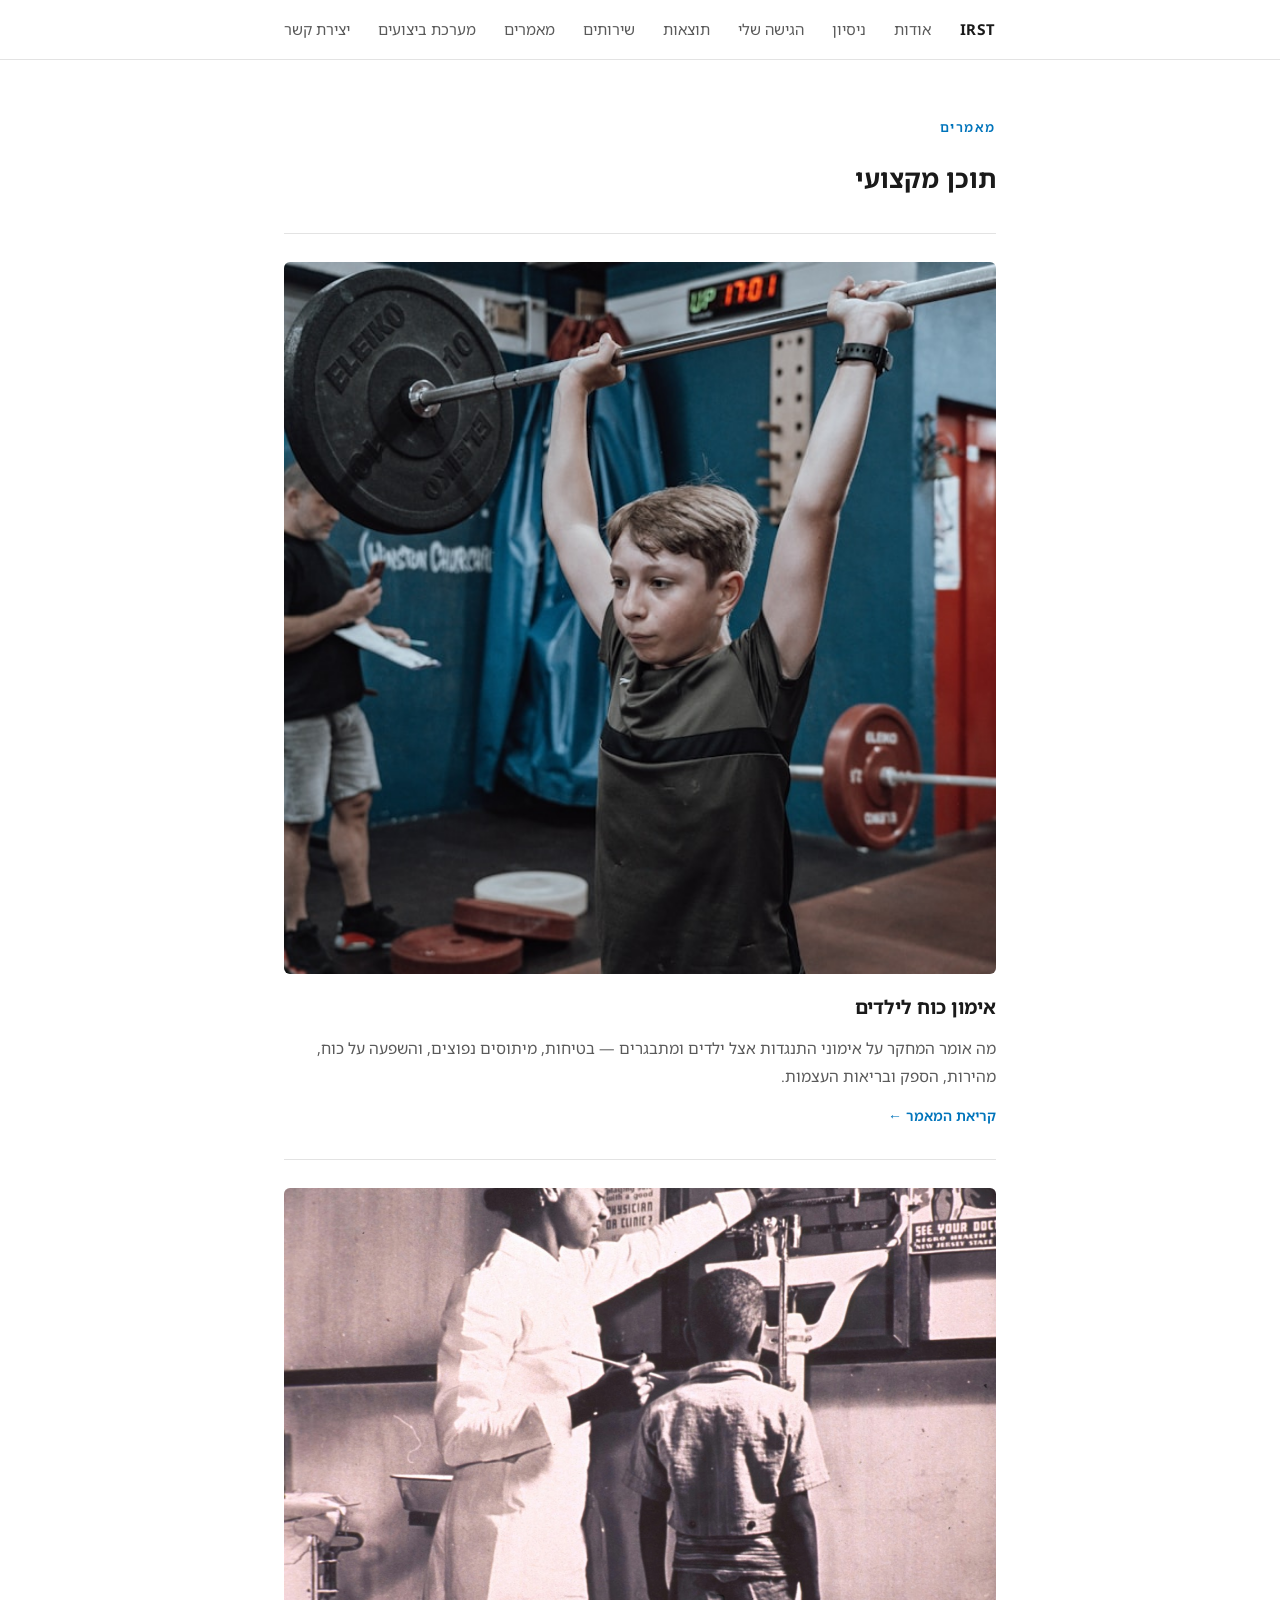
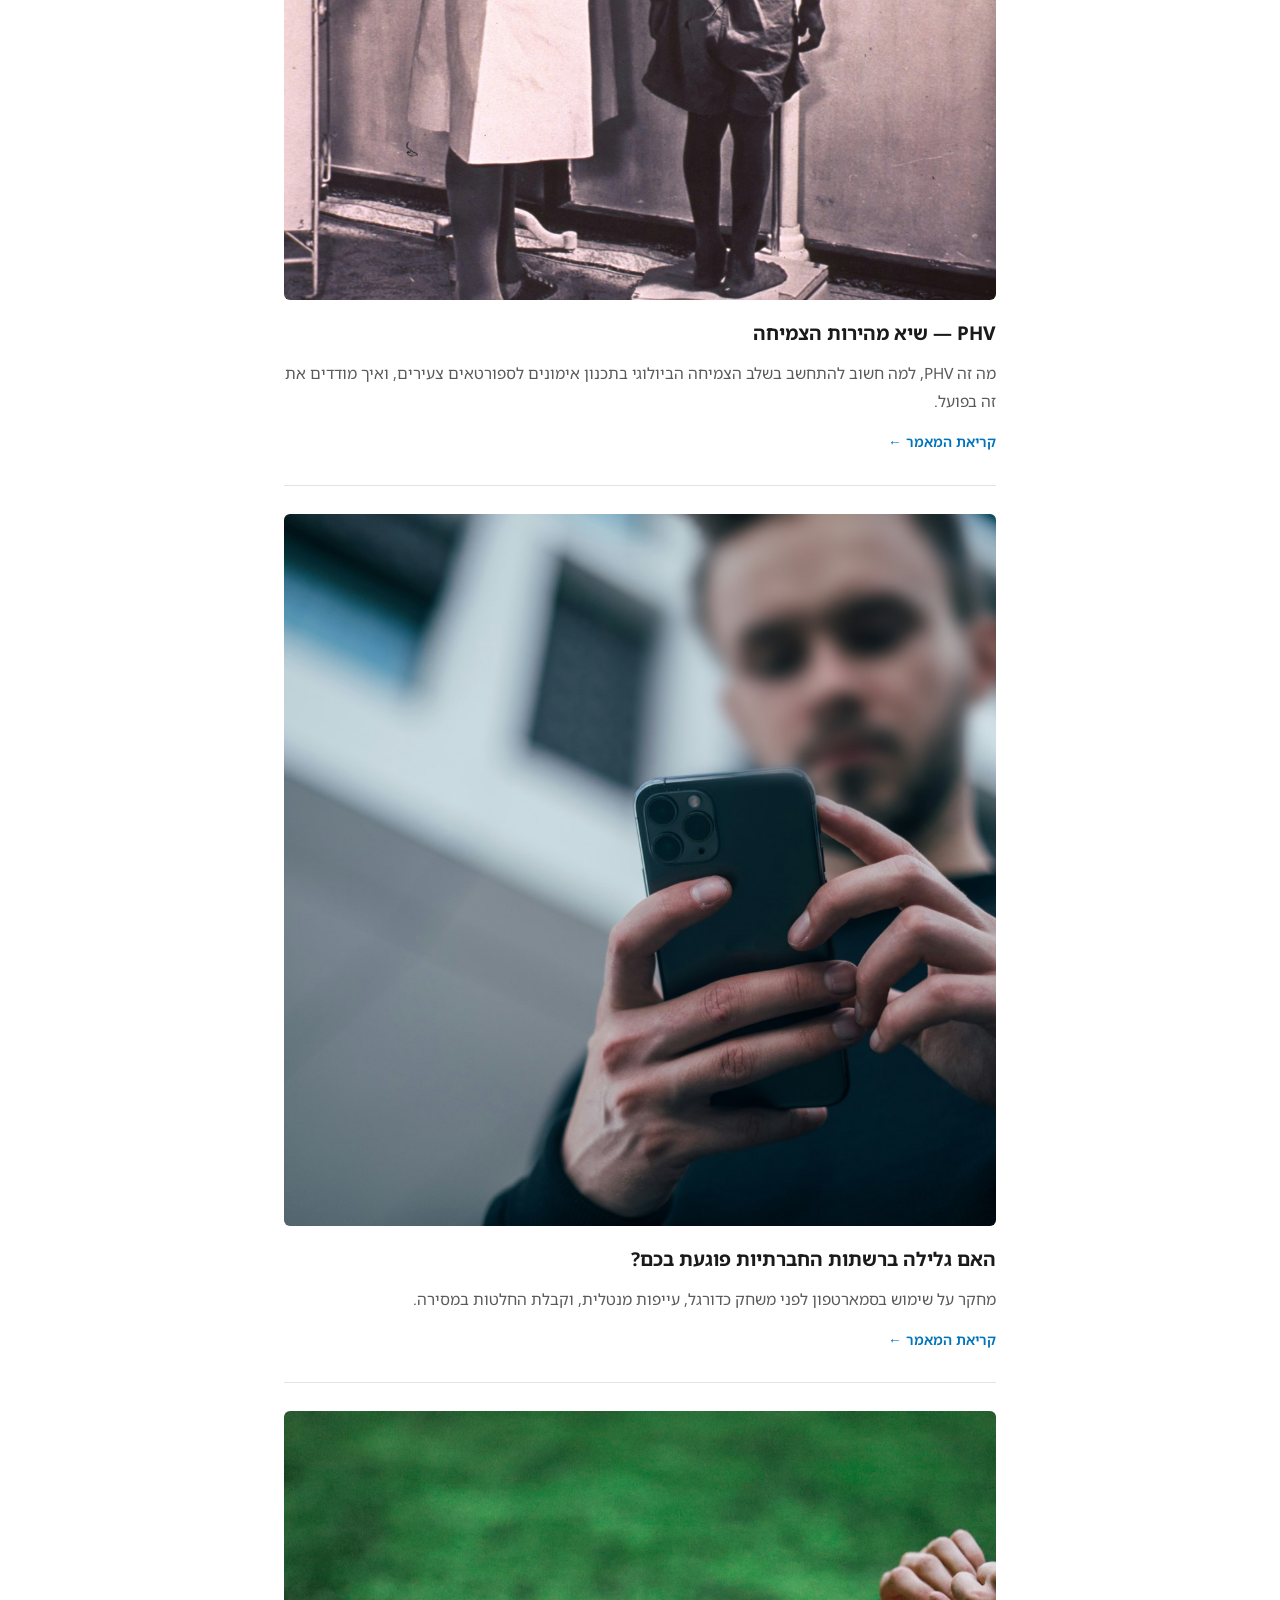
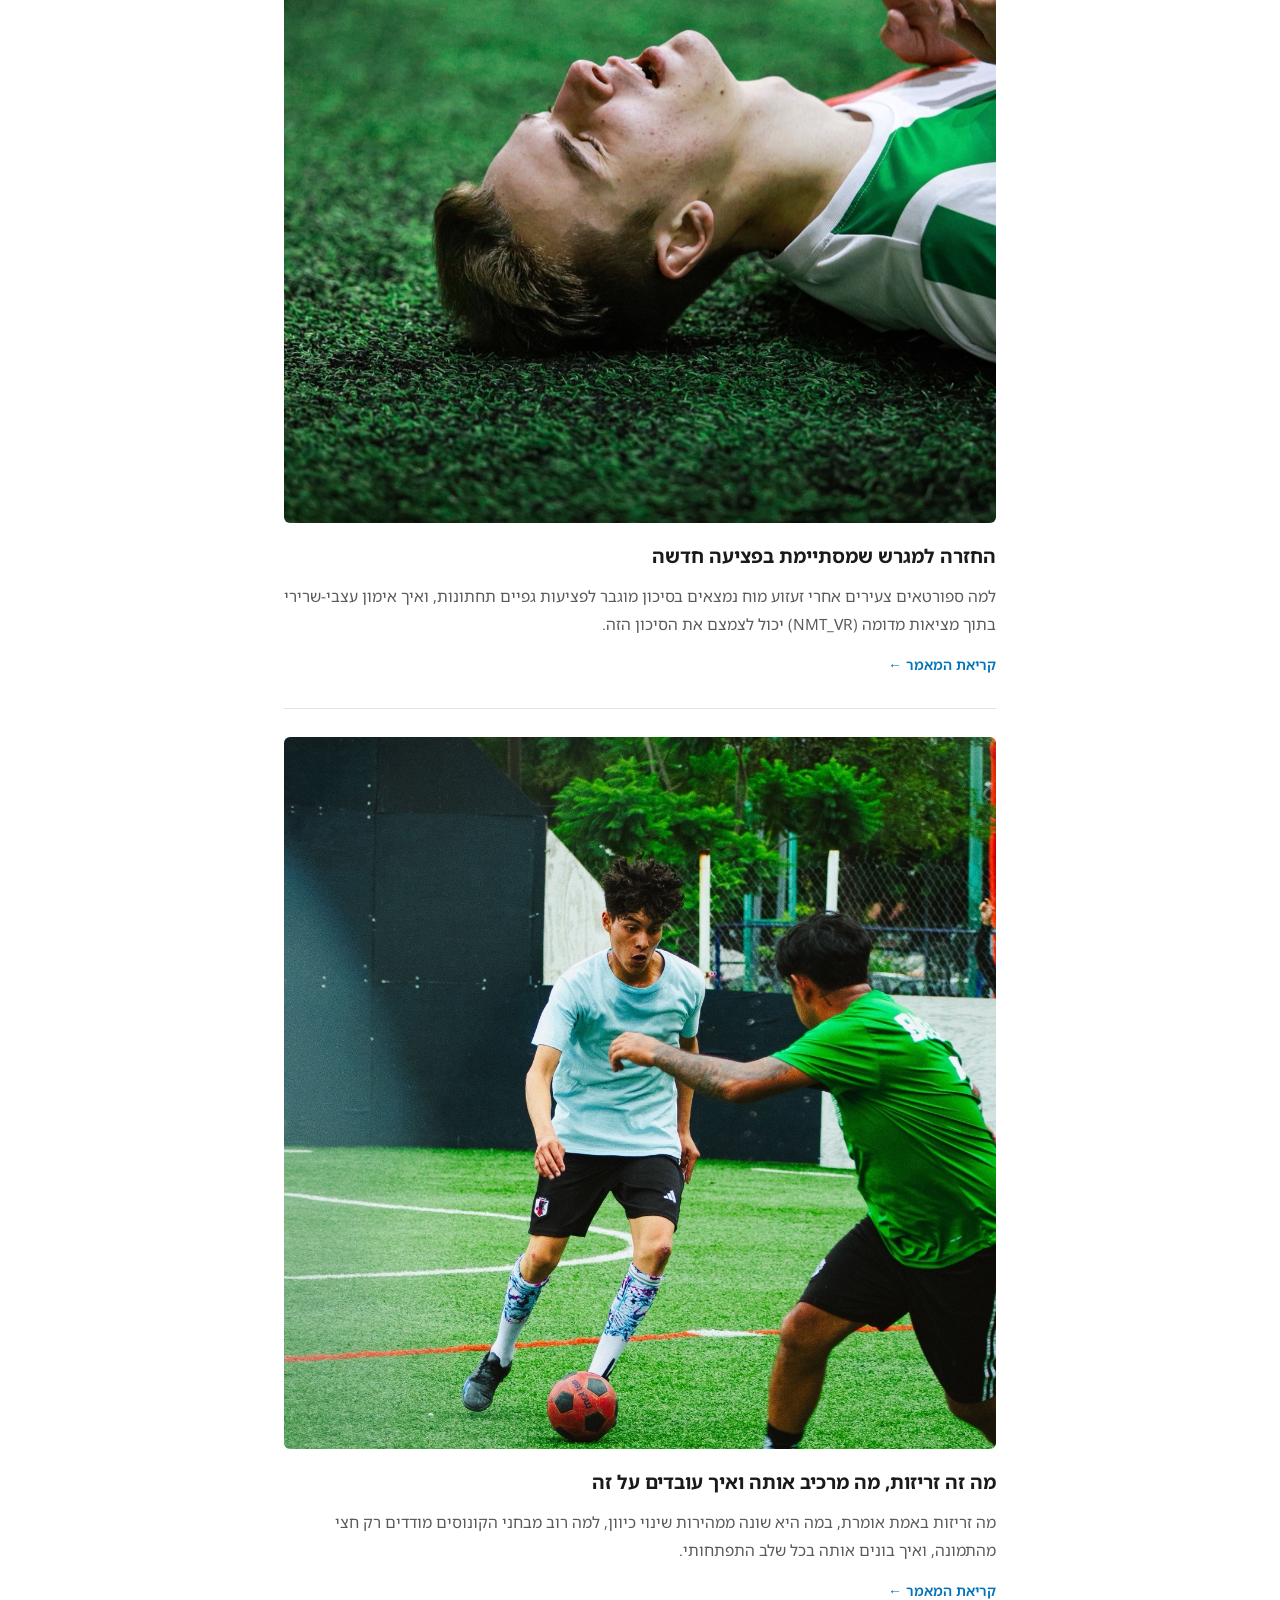
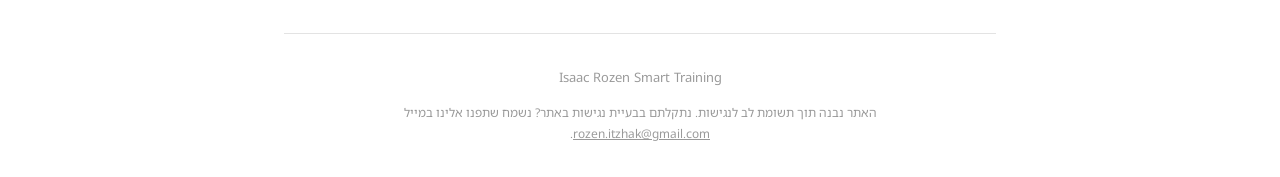
<file: articles.html>
<!DOCTYPE html>
<html lang="he" dir="rtl">
<head>
<meta charset="UTF-8">
<meta name="viewport" content="width=device-width, initial-scale=1.0">
<title>מאמרים — יצחק רוזן Smart Training</title>
<meta name="description" content="מאמרים מקצועיים בנושא אימון גופני וספורטאים צעירים, מאת יצחק רוזן.">
<link rel="preconnect" href="https://fonts.googleapis.com">
<link rel="preconnect" href="https://fonts.gstatic.com" crossorigin>
<link href="https://fonts.googleapis.com/css2?family=Noto+Sans+Hebrew:wght@400;500;600;700&display=swap" rel="stylesheet">
<link rel="stylesheet" href="styles.css">
</head>
<body>

<a href="#main" class="skip-link">דלג לתוכן הראשי</a>

<header class="site-nav">
  <div class="nav-inner">
    <a href="index.html" class="nav-brand">IRST</a>
    <nav class="nav-links" id="navLinks">
      <a href="about.html">אודות</a>
      <a href="experience.html">ניסיון</a>
      <a href="approach.html">הגישה שלי</a>
      <a href="results.html">תוצאות</a>
      <a href="services.html">שירותים</a>
      <a href="articles.html">מאמרים</a>
      <a href="dashboard/">מערכת ביצועים</a>
      <a href="contact.html">יצירת קשר</a>
    </nav>
    <button class="nav-toggle" id="navToggle" aria-label="פתיחת תפריט" aria-expanded="false">
      <span></span>
    </button>
  </div>
</header>

<main id="main">
  <section class="wrap" style="padding-top: 56px;">
    <p class="section-label">מאמרים</p>
    <h2>תוכן מקצועי</h2>

    <div class="article-item">
      <a href="article-imun-koach-yeladim.html">
        <img src="marvin-cors-di-V-oU6-s4-unsplash.jpg" alt="ילד מבצע הרמת משקולת מעל הראש באימון כוח מודרך" class="article-item-image">
      </a>
      <h3>אימון כוח לילדים</h3>
      <p>מה אומר המחקר על אימוני התנגדות אצל ילדים ומתבגרים — בטיחות, מיתוסים נפוצים, והשפעה על כוח, מהירות, הספק ובריאות העצמות.</p>
      <a class="read-more" href="article-imun-koach-yeladim.html">קריאת המאמר ←</a>
    </div>
    <div class="article-item">
      <a href="article-phv.html">
        <img src="phv.jpg" alt="מדידת גובה ומשקל של ילד" class="article-item-image">
      </a>
      <h3>PHV — שיא מהירות הצמיחה</h3>
      <p>מה זה PHV, למה חשוב להתחשב בשלב הצמיחה הביולוגי בתכנון אימונים לספורטאים צעירים, ואיך מודדים את זה בפועל.</p>
      <a class="read-more" href="article-phv.html">קריאת המאמר ←</a>
    </div>
    <div class="article-item">
      <a href="article-smartphones.html">
        <img src="smartphone-article.jpg" alt="ספורטאי משתמש בטלפון הנייד" class="article-item-image">
      </a>
      <h3>האם גלילה ברשתות החברתיות פוגעת בכם?</h3>
      <p>מחקר על שימוש בסמארטפון לפני משחק כדורגל, עייפות מנטלית, וקבלת החלטות במסירה.</p>
      <a class="read-more" href="article-smartphones.html">קריאת המאמר ←</a>
    </div>
    <div class="article-item">
      <a href="article-vr-zaazua-moach.html">
        <img src="src-article.jpg" alt="שחקן כדורגל שוכב על המגרש אחרי פגיעה" class="article-item-image">
      </a>
      <h3>החזרה למגרש שמסתיימת בפציעה חדשה</h3>
      <p>למה ספורטאים צעירים אחרי זעזוע מוח נמצאים בסיכון מוגבר לפציעות גפיים תחתונות, ואיך אימון עצבי-שרירי בתוך מציאות מדומה (NMT_VR) יכול לצמצם את הסיכון הזה.</p>
      <a class="read-more" href="article-vr-zaazua-moach.html">קריאת המאמר ←</a>
    </div>
    <div class="article-item">
      <a href="article-zrizut.html">
        <img src="zrizut-article.jpg" alt="שחקן כדורגל משנה כיוון עם הכדור מול מגן" class="article-item-image">
      </a>
      <h3>מה זה זריזות, מה מרכיב אותה ואיך עובדים על זה</h3>
      <p>מה זריזות באמת אומרת, במה היא שונה ממהירות שינוי כיוון, למה רוב מבחני הקונוסים מודדים רק חצי מהתמונה, ואיך בונים אותה בכל שלב התפתחותי.</p>
      <a class="read-more" href="article-zrizut.html">קריאת המאמר ←</a>
    </div>
  </section>
</main>

<footer>
  <div class="wrap">
    Isaac Rozen Smart Training
    <p class="accessibility-note">
      האתר נבנה תוך תשומת לב לנגישות. נתקלתם בבעיית נגישות באתר?
      נשמח שתפנו אלינו במייל <a href="mailto:rozen.itzhak@gmail.com">rozen.itzhak@gmail.com</a>.
    </p>
  </div>
</footer>

<script>
  var navToggle = document.getElementById('navToggle');
  var navLinks = document.getElementById('navLinks');
  navToggle.addEventListener('click', function () {
    var isOpen = navLinks.classList.toggle('open');
    navToggle.classList.toggle('open', isOpen);
    navToggle.setAttribute('aria-expanded', isOpen ? 'true' : 'false');
  });
</script>

</body>
</html>
</file>
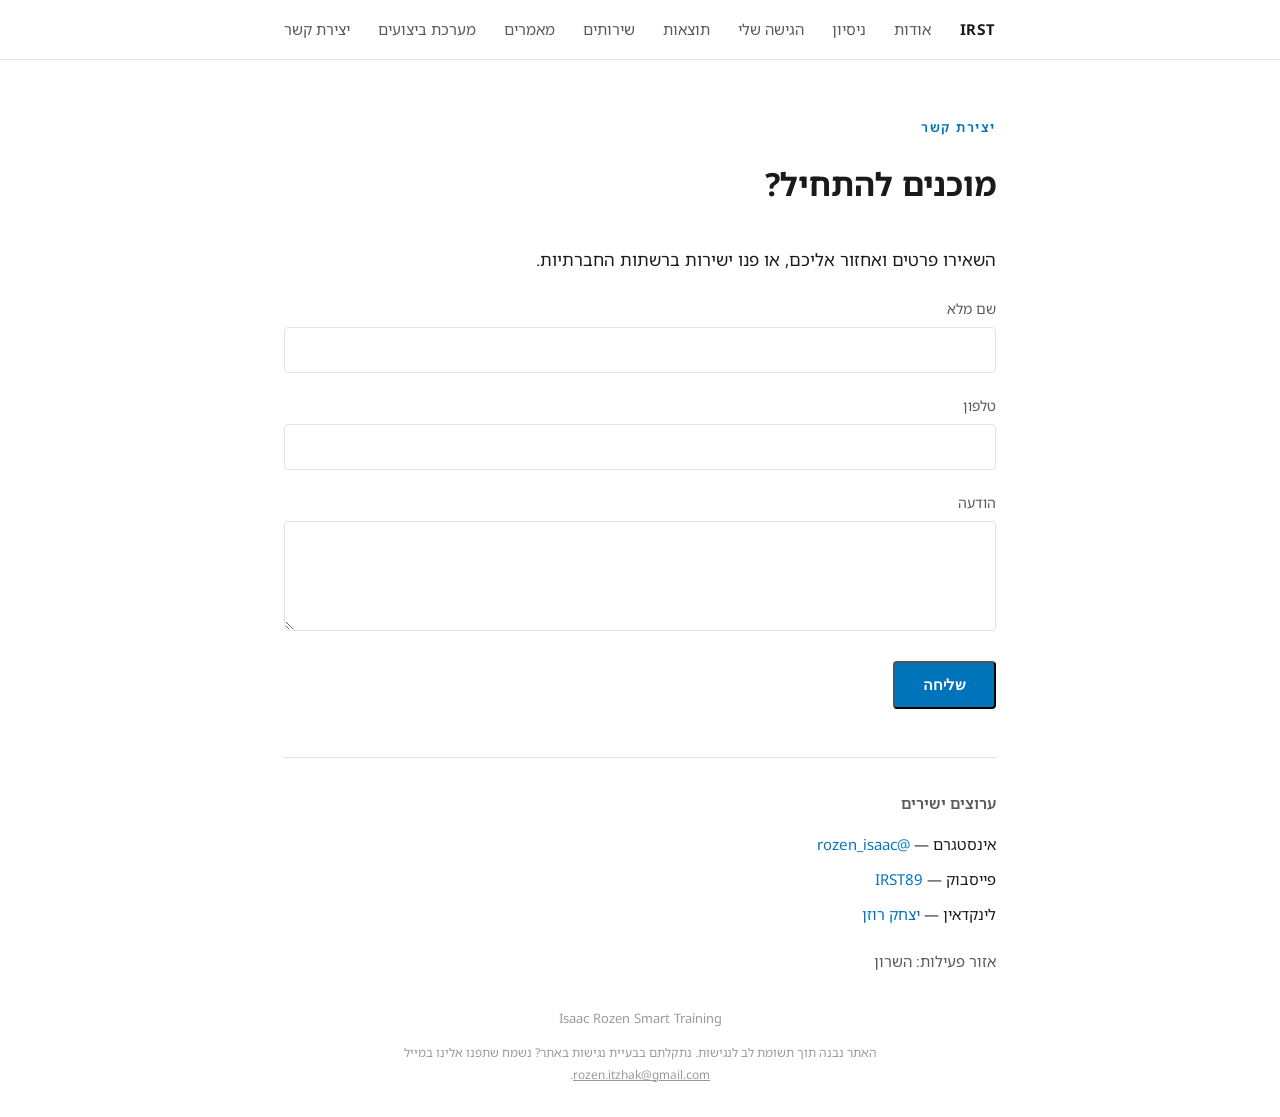
<file: contact.html>
<!DOCTYPE html>
<html lang="he" dir="rtl">
<head>
<meta charset="UTF-8">
<meta name="viewport" content="width=device-width, initial-scale=1.0">
<title>יצירת קשר — יצחק רוזן Smart Training</title>
<meta name="description" content="מוכנים להתחיל? השאירו פרטים ואחזור אליכם, או פנו ישירות ברשתות החברתיות.">
<link rel="preconnect" href="https://fonts.googleapis.com">
<link rel="preconnect" href="https://fonts.gstatic.com" crossorigin>
<link href="https://fonts.googleapis.com/css2?family=Noto+Sans+Hebrew:wght@400;500;600;700&display=swap" rel="stylesheet">
<link rel="stylesheet" href="styles.css">
</head>
<body>

<a href="#main" class="skip-link">דלג לתוכן הראשי</a>

<header class="site-nav">
  <div class="nav-inner">
    <a href="index.html" class="nav-brand">IRST</a>
    <nav class="nav-links" id="navLinks">
      <a href="about.html">אודות</a>
      <a href="experience.html">ניסיון</a>
      <a href="approach.html">הגישה שלי</a>
      <a href="results.html">תוצאות</a>
      <a href="services.html">שירותים</a>
      <a href="articles.html">מאמרים</a>
      <a href="dashboard/">מערכת ביצועים</a>
      <a href="contact.html">יצירת קשר</a>
    </nav>
    <button class="nav-toggle" id="navToggle" aria-label="פתיחת תפריט" aria-expanded="false">
      <span></span>
    </button>
  </div>
</header>

<main id="main">
  <section class="wrap" style="padding-top: 56px;">
    <p class="section-label">יצירת קשר</p>
    <h1 style="font-size: 2rem; margin-bottom: 32px;">מוכנים להתחיל?</h1>
    <p>השאירו פרטים ואחזור אליכם, או פנו ישירות ברשתות החברתיות.</p>

    <form class="contact-form" id="contactForm" action="https://formspree.io/f/xbdnpzzw" method="POST">
      <div class="form-group">
        <label for="fullName">שם מלא</label>
        <input type="text" id="fullName" name="fullName" required>
      </div>
      <div class="form-group">
        <label for="phone">טלפון</label>
        <input type="tel" id="phone" name="phone" required>
      </div>
      <div class="form-group">
        <label for="message">הודעה</label>
        <textarea id="message" name="message"></textarea>
      </div>
      <button type="submit" class="btn-primary">שליחה</button>
    </form>

    <p class="form-success" id="contactSuccess" hidden>
      תודה! הפרטים נשלחו בהצלחה, ואחזור אליכם בהקדם.
    </p>

    <div class="contact-channels">
      <h3>ערוצים ישירים</h3>
      <ul>
        <li>אינסטגרם — <a href="https://instagram.com/rozen_isaac" target="_blank" rel="noopener">@rozen_isaac</a></li>
        <li>פייסבוק — <a href="https://www.facebook.com/IRST89/" target="_blank" rel="noopener">IRST89</a></li>
        <li>לינקדאין — <a href="https://www.linkedin.com/in/itzhak-rozen-9300a0170" target="_blank" rel="noopener">יצחק רוזן</a></li>
      </ul>
      <p class="contact-area">אזור פעילות: השרון</p>
    </div>
  </section>
</main>

<footer>
  <div class="wrap">
    Isaac Rozen Smart Training
    <p class="accessibility-note">
      האתר נבנה תוך תשומת לב לנגישות. נתקלתם בבעיית נגישות באתר?
      נשמח שתפנו אלינו במייל <a href="mailto:rozen.itzhak@gmail.com">rozen.itzhak@gmail.com</a>.
    </p>
  </div>
</footer>

<script>
  var navToggle = document.getElementById('navToggle');
  var navLinks = document.getElementById('navLinks');
  navToggle.addEventListener('click', function () {
    var isOpen = navLinks.classList.toggle('open');
    navToggle.classList.toggle('open', isOpen);
    navToggle.setAttribute('aria-expanded', isOpen ? 'true' : 'false');
  });

  var contactForm = document.getElementById('contactForm');
  contactForm.addEventListener('submit', function (e) {
    e.preventDefault();
    var submitButton = contactForm.querySelector('button[type="submit"]');
    submitButton.disabled = true;

    fetch(contactForm.action, {
      method: 'POST',
      body: new FormData(contactForm),
      headers: { 'Accept': 'application/json' }
    }).then(function (response) {
      if (response.ok) {
        contactForm.reset();
        contactForm.hidden = true;
        document.getElementById('contactSuccess').hidden = false;
      } else {
        alert('משהו השתבש בשליחה. נסו שוב או פנו ישירות ברשתות החברתיות.');
        submitButton.disabled = false;
      }
    }).catch(function () {
      alert('משהו השתבש בשליחה. נסו שוב או פנו ישירות ברשתות החברתיות.');
      submitButton.disabled = false;
    });
  });
</script>

</body>
</html>
</file>
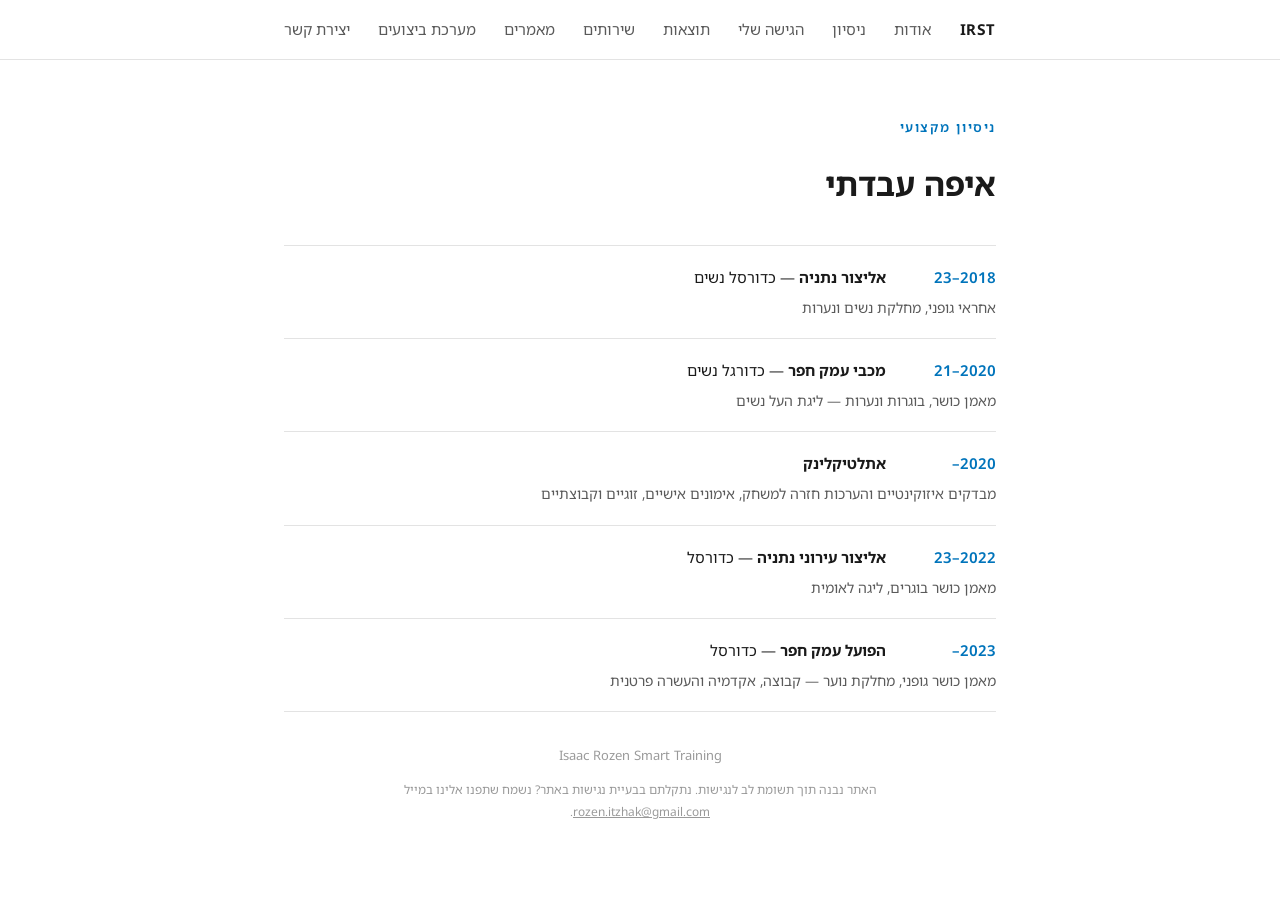
<file: experience.html>
<!DOCTYPE html>
<html lang="he" dir="rtl">
<head>
<meta charset="UTF-8">
<meta name="viewport" content="width=device-width, initial-scale=1.0">
<title>ניסיון מקצועי — יצחק רוזן Smart Training</title>
<meta name="description" content="איפה עבד יצחק רוזן — ניסיון מקצועי בליווי גופני לספורטאים.">
<link rel="preconnect" href="https://fonts.googleapis.com">
<link rel="preconnect" href="https://fonts.gstatic.com" crossorigin>
<link href="https://fonts.googleapis.com/css2?family=Noto+Sans+Hebrew:wght@400;500;600;700&display=swap" rel="stylesheet">
<link rel="stylesheet" href="styles.css">
</head>
<body>

<a href="#main" class="skip-link">דלג לתוכן הראשי</a>

<header class="site-nav">
  <div class="nav-inner">
    <a href="index.html" class="nav-brand">IRST</a>
    <nav class="nav-links" id="navLinks">
      <a href="about.html">אודות</a>
      <a href="experience.html">ניסיון</a>
      <a href="approach.html">הגישה שלי</a>
      <a href="results.html">תוצאות</a>
      <a href="services.html">שירותים</a>
      <a href="articles.html">מאמרים</a>
      <a href="dashboard/">מערכת ביצועים</a>
      <a href="contact.html">יצירת קשר</a>
    </nav>
    <button class="nav-toggle" id="navToggle" aria-label="פתיחת תפריט" aria-expanded="false">
      <span></span>
    </button>
  </div>
</header>

<main id="main">
  <section class="wrap" style="padding-top: 56px;">
    <p class="section-label">ניסיון מקצועי</p>
    <h1 style="font-size: 2rem; margin-bottom: 32px;">איפה עבדתי</h1>

    <div class="experience-list">
      <div class="experience-row">
        <div class="experience-year">2018–23</div>
        <div class="experience-main"><strong>אליצור נתניה</strong> — כדורסל נשים</div>
        <div class="experience-role">אחראי גופני, מחלקת נשים ונערות</div>
      </div>
      <div class="experience-row">
        <div class="experience-year">2020–21</div>
        <div class="experience-main"><strong>מכבי עמק חפר</strong> — כדורגל נשים</div>
        <div class="experience-role">מאמן כושר, בוגרות ונערות — ליגת העל נשים</div>
      </div>
      <div class="experience-row">
        <div class="experience-year">2020–</div>
        <div class="experience-main"><strong>אתלטיקלינק</strong></div>
        <div class="experience-role">מבדקים איזוקינטיים והערכות חזרה למשחק, אימונים אישיים, זוגיים וקבוצתיים</div>
      </div>
      <div class="experience-row">
        <div class="experience-year">2022–23</div>
        <div class="experience-main"><strong>אליצור עירוני נתניה</strong> — כדורסל</div>
        <div class="experience-role">מאמן כושר בוגרים, ליגה לאומית</div>
      </div>
      <div class="experience-row">
        <div class="experience-year">2023–</div>
        <div class="experience-main"><strong>הפועל עמק חפר</strong> — כדורסל</div>
        <div class="experience-role">מאמן כושר גופני, מחלקת נוער — קבוצה, אקדמיה והעשרה פרטנית</div>
      </div>
    </div>
  </section>
</main>

<footer>
  <div class="wrap">
    Isaac Rozen Smart Training
    <p class="accessibility-note">
      האתר נבנה תוך תשומת לב לנגישות. נתקלתם בבעיית נגישות באתר?
      נשמח שתפנו אלינו במייל <a href="mailto:rozen.itzhak@gmail.com">rozen.itzhak@gmail.com</a>.
    </p>
  </div>
</footer>

<script>
  var navToggle = document.getElementById('navToggle');
  var navLinks = document.getElementById('navLinks');
  navToggle.addEventListener('click', function () {
    var isOpen = navLinks.classList.toggle('open');
    navToggle.classList.toggle('open', isOpen);
    navToggle.setAttribute('aria-expanded', isOpen ? 'true' : 'false');
  });
</script>

</body>
</html>
</file>
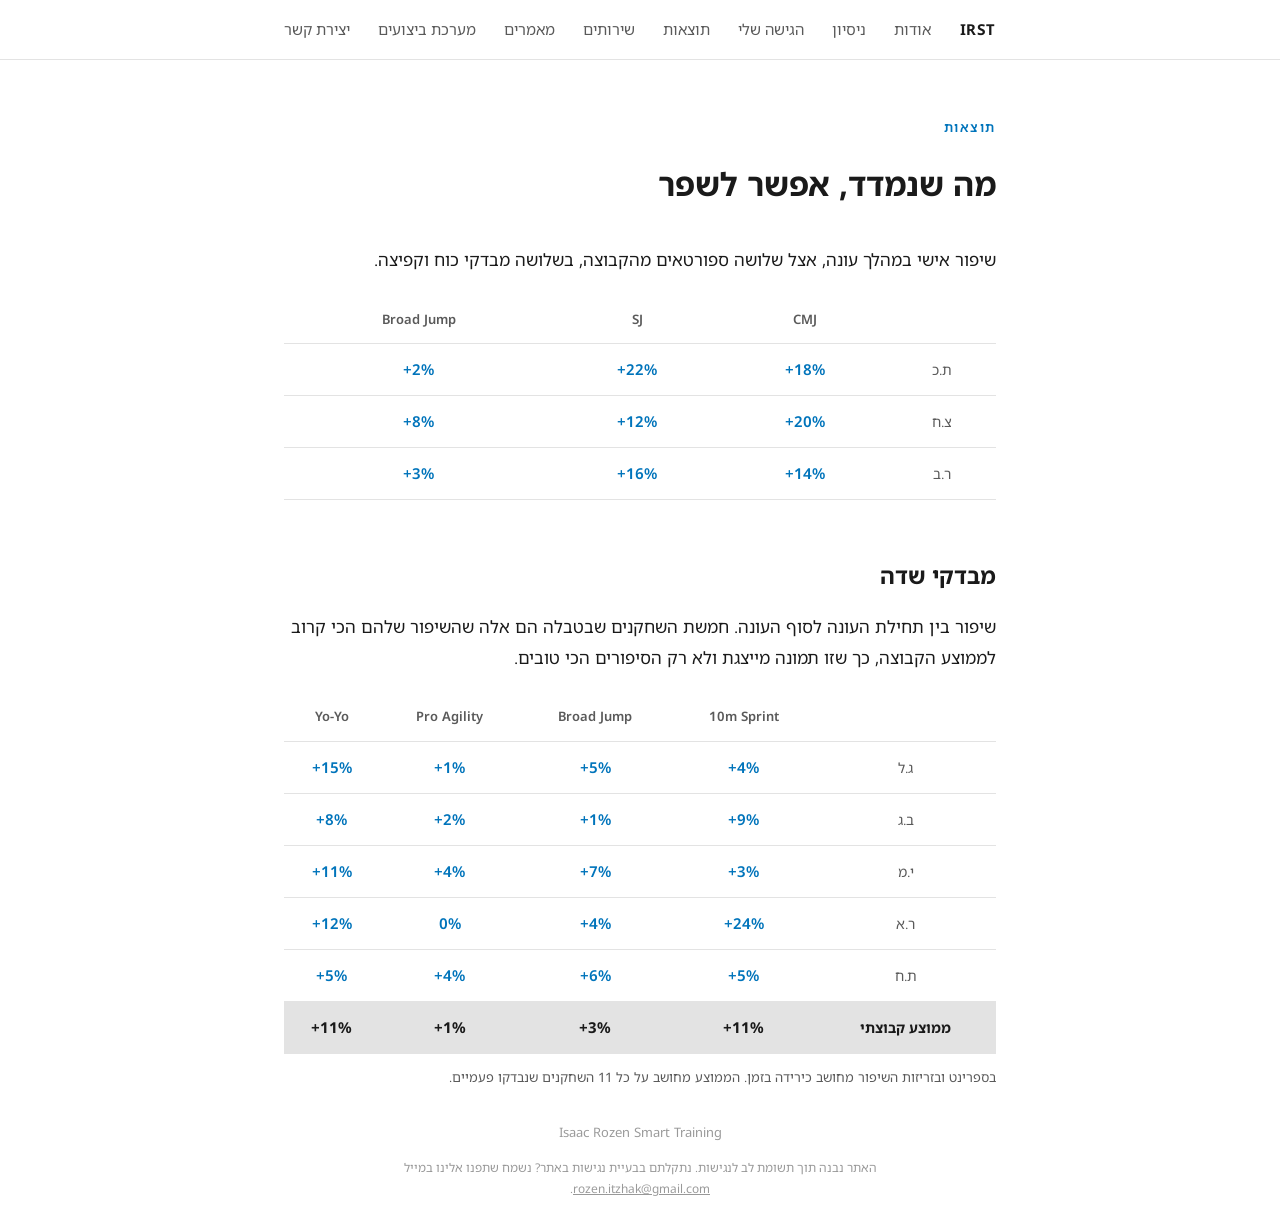
<file: results.html>
<!DOCTYPE html>
<html lang="he" dir="rtl">
<head>
<meta charset="UTF-8">
<meta name="viewport" content="width=device-width, initial-scale=1.0">
<title>תוצאות — יצחק רוזן Smart Training</title>
<meta name="description" content="מה שנמדד, אפשר לשפר — תוצאות אמיתיות מעבודה עם ספורטאים.">
<link rel="preconnect" href="https://fonts.googleapis.com">
<link rel="preconnect" href="https://fonts.gstatic.com" crossorigin>
<link href="https://fonts.googleapis.com/css2?family=Noto+Sans+Hebrew:wght@400;500;600;700&display=swap" rel="stylesheet">
<link rel="stylesheet" href="styles.css">
</head>
<body>

<a href="#main" class="skip-link">דלג לתוכן הראשי</a>

<header class="site-nav">
  <div class="nav-inner">
    <a href="index.html" class="nav-brand">IRST</a>
    <nav class="nav-links" id="navLinks">
      <a href="about.html">אודות</a>
      <a href="experience.html">ניסיון</a>
      <a href="approach.html">הגישה שלי</a>
      <a href="results.html">תוצאות</a>
      <a href="services.html">שירותים</a>
      <a href="articles.html">מאמרים</a>
      <a href="dashboard/">מערכת ביצועים</a>
      <a href="contact.html">יצירת קשר</a>
    </nav>
    <button class="nav-toggle" id="navToggle" aria-label="פתיחת תפריט" aria-expanded="false">
      <span></span>
    </button>
  </div>
</header>

<main id="main">
  <section class="wrap" style="padding-top: 56px;">
    <p class="section-label">תוצאות</p>
    <h1 style="font-size: 2rem; margin-bottom: 32px;">מה שנמדד, אפשר לשפר</h1>
    <p>
      שיפור אישי במהלך עונה, אצל שלושה ספורטאים מהקבוצה, בשלושה מבדקי כוח וקפיצה.
    </p>

    <div class="results-table-wrap">
      <table class="results-table">
        <thead>
          <tr>
            <th></th>
            <th>CMJ</th>
            <th>SJ</th>
            <th>Broad Jump</th>
          </tr>
        </thead>
        <tbody>
          <tr>
            <td>ת.כ</td>
            <td>+18%</td>
            <td>+22%</td>
            <td>+2%</td>
          </tr>
          <tr>
            <td>צ.ח</td>
            <td>+20%</td>
            <td>+12%</td>
            <td>+8%</td>
          </tr>
          <tr>
            <td>ר.ב</td>
            <td>+14%</td>
            <td>+16%</td>
            <td>+3%</td>
          </tr>
        </tbody>
      </table>
    </div>

    <h2 class="results-subtitle">מבדקי שדה</h2>
    <p>
      שיפור בין תחילת העונה לסוף העונה. חמשת השחקנים שבטבלה הם אלה שהשיפור שלהם הכי קרוב לממוצע הקבוצה,
      כך שזו תמונה מייצגת ולא רק הסיפורים הכי טובים.
    </p>

    <div class="results-table-wrap">
      <table class="results-table">
        <thead>
          <tr>
            <th></th>
            <th>10m Sprint</th>
            <th>Broad Jump</th>
            <th>Pro Agility</th>
            <th>Yo-Yo</th>
          </tr>
        </thead>
        <tbody>
          <tr>
            <td>ג.ל</td>
            <td>+4%</td>
            <td>+5%</td>
            <td>+1%</td>
            <td>+15%</td>
          </tr>
          <tr>
            <td>ב.ג</td>
            <td>+9%</td>
            <td>+1%</td>
            <td>+2%</td>
            <td>+8%</td>
          </tr>
          <tr>
            <td>י.מ</td>
            <td>+3%</td>
            <td>+7%</td>
            <td>+4%</td>
            <td>+11%</td>
          </tr>
          <tr>
            <td>ר.א</td>
            <td>+24%</td>
            <td>+4%</td>
            <td>0%</td>
            <td>+12%</td>
          </tr>
          <tr>
            <td>ת.ח</td>
            <td>+5%</td>
            <td>+6%</td>
            <td>+4%</td>
            <td>+5%</td>
          </tr>
          <tr class="results-avg">
            <td>ממוצע קבוצתי</td>
            <td>+11%</td>
            <td>+3%</td>
            <td>+1%</td>
            <td>+11%</td>
          </tr>
        </tbody>
      </table>
    </div>
    <p class="results-note">
      בספרינט ובזריזות השיפור מחושב כירידה בזמן. הממוצע מחושב על כל 11 השחקנים שנבדקו פעמיים.
    </p>
  </section>
</main>

<footer>
  <div class="wrap">
    Isaac Rozen Smart Training
    <p class="accessibility-note">
      האתר נבנה תוך תשומת לב לנגישות. נתקלתם בבעיית נגישות באתר?
      נשמח שתפנו אלינו במייל <a href="mailto:rozen.itzhak@gmail.com">rozen.itzhak@gmail.com</a>.
    </p>
  </div>
</footer>

<script>
  var navToggle = document.getElementById('navToggle');
  var navLinks = document.getElementById('navLinks');
  navToggle.addEventListener('click', function () {
    var isOpen = navLinks.classList.toggle('open');
    navToggle.classList.toggle('open', isOpen);
    navToggle.setAttribute('aria-expanded', isOpen ? 'true' : 'false');
  });
</script>

</body>
</html>
</file>
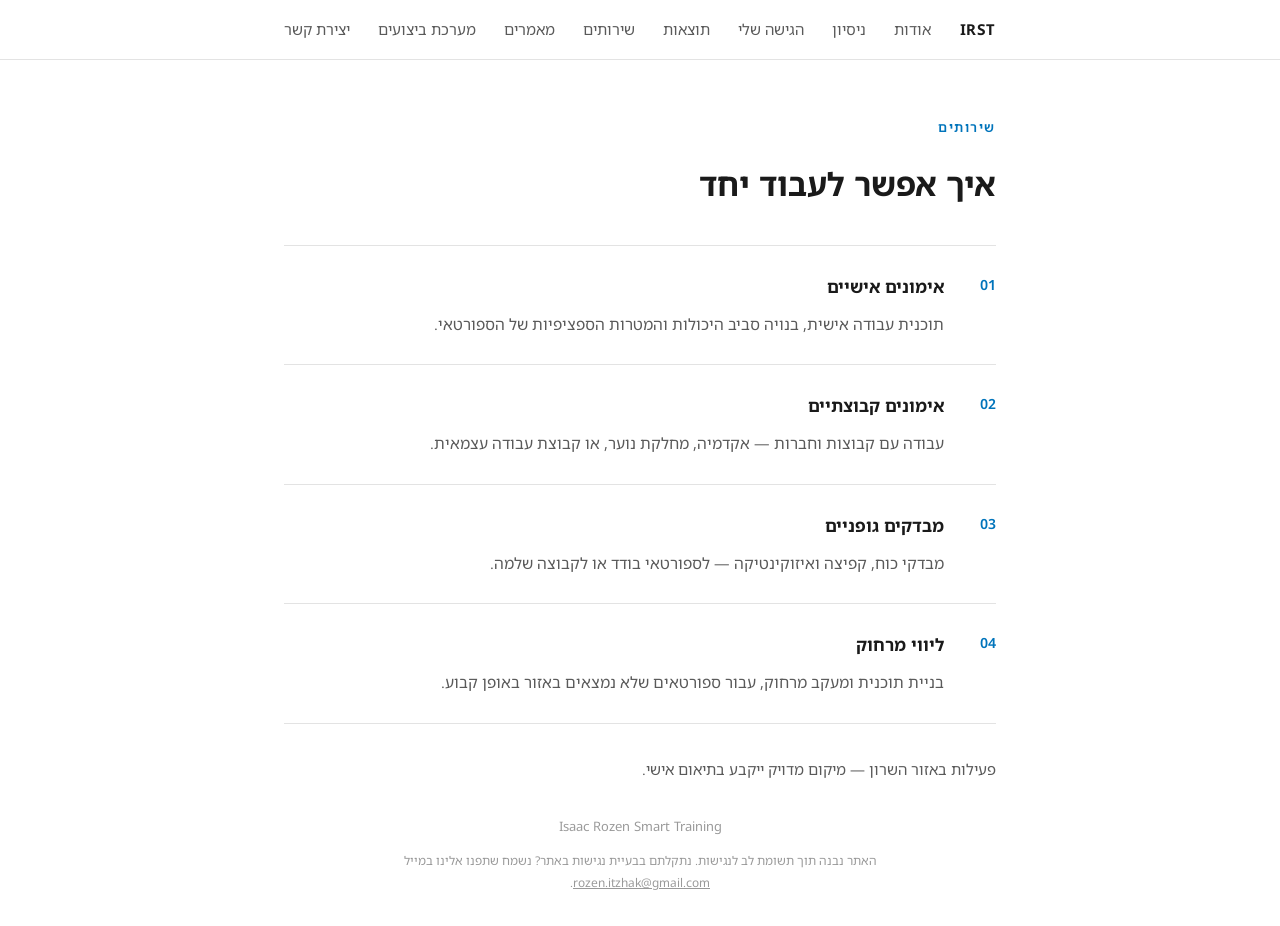
<file: services.html>
<!DOCTYPE html>
<html lang="he" dir="rtl">
<head>
<meta charset="UTF-8">
<meta name="viewport" content="width=device-width, initial-scale=1.0">
<title>שירותים — יצחק רוזן Smart Training</title>
<meta name="description" content="איך אפשר לעבוד יחד — שירותי אימון, מבדקים וליווי מרחוק.">
<link rel="preconnect" href="https://fonts.googleapis.com">
<link rel="preconnect" href="https://fonts.gstatic.com" crossorigin>
<link href="https://fonts.googleapis.com/css2?family=Noto+Sans+Hebrew:wght@400;500;600;700&display=swap" rel="stylesheet">
<link rel="stylesheet" href="styles.css">
</head>
<body>

<a href="#main" class="skip-link">דלג לתוכן הראשי</a>

<header class="site-nav">
  <div class="nav-inner">
    <a href="index.html" class="nav-brand">IRST</a>
    <nav class="nav-links" id="navLinks">
      <a href="about.html">אודות</a>
      <a href="experience.html">ניסיון</a>
      <a href="approach.html">הגישה שלי</a>
      <a href="results.html">תוצאות</a>
      <a href="services.html">שירותים</a>
      <a href="articles.html">מאמרים</a>
      <a href="dashboard/">מערכת ביצועים</a>
      <a href="contact.html">יצירת קשר</a>
    </nav>
    <button class="nav-toggle" id="navToggle" aria-label="פתיחת תפריט" aria-expanded="false">
      <span></span>
    </button>
  </div>
</header>

<main id="main">
  <section class="wrap" style="padding-top: 56px;">
    <p class="section-label">שירותים</p>
    <h1 style="font-size: 2rem; margin-bottom: 32px;">איך אפשר לעבוד יחד</h1>

    <div class="service-item">
      <div class="service-num">01</div>
      <div class="service-body">
        <h3>אימונים אישיים</h3>
        <p>תוכנית עבודה אישית, בנויה סביב היכולות והמטרות הספציפיות של הספורטאי.</p>
      </div>
    </div>
    <div class="service-item">
      <div class="service-num">02</div>
      <div class="service-body">
        <h3>אימונים קבוצתיים</h3>
        <p>עבודה עם קבוצות וחברות — אקדמיה, מחלקת נוער, או קבוצת עבודה עצמאית.</p>
      </div>
    </div>
    <div class="service-item">
      <div class="service-num">03</div>
      <div class="service-body">
        <h3>מבדקים גופניים</h3>
        <p>מבדקי כוח, קפיצה ואיזוקינטיקה — לספורטאי בודד או לקבוצה שלמה.</p>
      </div>
    </div>
    <div class="service-item">
      <div class="service-num">04</div>
      <div class="service-body">
        <h3>ליווי מרחוק</h3>
        <p>בניית תוכנית ומעקב מרחוק, עבור ספורטאים שלא נמצאים באזור באופן קבוע.</p>
      </div>
    </div>

    <p class="services-closing">פעילות באזור השרון — מיקום מדויק ייקבע בתיאום אישי.</p>
  </section>
</main>

<footer>
  <div class="wrap">
    Isaac Rozen Smart Training
    <p class="accessibility-note">
      האתר נבנה תוך תשומת לב לנגישות. נתקלתם בבעיית נגישות באתר?
      נשמח שתפנו אלינו במייל <a href="mailto:rozen.itzhak@gmail.com">rozen.itzhak@gmail.com</a>.
    </p>
  </div>
</footer>

<script>
  var navToggle = document.getElementById('navToggle');
  var navLinks = document.getElementById('navLinks');
  navToggle.addEventListener('click', function () {
    var isOpen = navLinks.classList.toggle('open');
    navToggle.classList.toggle('open', isOpen);
    navToggle.setAttribute('aria-expanded', isOpen ? 'true' : 'false');
  });
</script>

</body>
</html>
</file>
<file: styles.css>
:root {
  --accent: #0074BB;
  --text: #1a1a1a;
  --text-secondary: #5a5a5a;
  --border: #e3e3e3;
  --bg: #ffffff;
  --max-width: 760px;
}

* { box-sizing: border-box; }

html {
  scroll-behavior: smooth;
}

body {
  margin: 0;
  background: var(--bg);
  color: var(--text);
  font-family: 'Noto Sans Hebrew', Arial, sans-serif;
  font-size: 17px;
  line-height: 1.8;
  -webkit-font-smoothing: antialiased;
}

a {
  color: var(--accent);
  text-decoration: none;
}
a:hover { text-decoration: underline; }

.wrap {
  max-width: var(--max-width);
  margin: 0 auto;
  padding: 0 24px;
}

.skip-link {
  position: absolute;
  top: -100px;
  right: 16px;
  background: var(--accent);
  color: #fff;
  padding: 10px 18px;
  border-radius: 4px;
  font-size: 14px;
  font-weight: 600;
  z-index: 1000;
  transition: top 0.15s ease;
}
.skip-link:focus {
  top: 12px;
}

/* ---------- Nav ---------- */

header.site-nav {
  position: sticky;
  top: 0;
  background: rgba(255,255,255,0.96);
  backdrop-filter: saturate(180%) blur(6px);
  border-bottom: 1px solid var(--border);
  z-index: 100;
}

.nav-inner {
  max-width: var(--max-width);
  margin: 0 auto;
  padding: 16px 24px;
  display: flex;
  align-items: center;
  justify-content: space-between;
}

.nav-brand {
  font-weight: 700;
  font-size: 15px;
  letter-spacing: 0.04em;
  color: var(--text);
}

nav.nav-links {
  display: flex;
  gap: 28px;
}

nav.nav-links a {
  color: var(--text-secondary);
  font-size: 15px;
}
nav.nav-links a:hover { color: var(--accent); text-decoration: none; }

.nav-toggle {
  display: none;
  background: none;
  border: none;
  cursor: pointer;
  padding: 6px;
  width: 32px;
  height: 32px;
  position: relative;
}
.nav-toggle span,
.nav-toggle span::before,
.nav-toggle span::after {
  content: "";
  display: block;
  position: absolute;
  right: 6px;
  left: 6px;
  height: 2px;
  background: var(--text);
  transition: transform 0.2s ease, opacity 0.2s ease;
}
.nav-toggle span { top: 15px; }
.nav-toggle span::before { top: -8px; }
.nav-toggle span::after { top: 8px; }
.nav-toggle.open span { background: transparent; }
.nav-toggle.open span::before { transform: translateY(8px) rotate(45deg); }
.nav-toggle.open span::after { transform: translateY(-8px) rotate(-45deg); }

@media (max-width: 760px) {
  nav.nav-links {
    position: absolute;
    top: 100%;
    right: 0;
    left: 0;
    background: var(--bg);
    border-bottom: 1px solid var(--border);
    flex-direction: column;
    gap: 0;
    max-height: 0;
    overflow: hidden;
    transition: max-height 0.25s ease;
  }
  nav.nav-links.open {
    max-height: 480px;
  }
  nav.nav-links a {
    padding: 14px 24px;
    border-top: 1px solid var(--border);
  }
  .nav-toggle { display: block; }
}

/* ---------- Sections ---------- */

section {
  padding: 88px 0;
  border-bottom: 1px solid var(--border);
  scroll-margin-top: 64px;
}
section:last-of-type { border-bottom: none; }

.section-label {
  font-size: 13px;
  font-weight: 600;
  letter-spacing: 0.12em;
  text-transform: uppercase;
  color: var(--accent);
  margin: 0 0 16px;
}

h1, h2, h3 { font-weight: 700; margin: 0; }

h2 {
  font-size: 1.6rem;
  margin-bottom: 32px;
}

p { margin: 0 0 20px; color: var(--text); }
p:last-child { margin-bottom: 0; }

.text-secondary { color: var(--text-secondary); }

/* ---------- Hero ---------- */

/* TODO: replace hero-bg.jpg with the final background photo */
.hero-bg {
  position: relative;
  padding: 72px 0 48px;
  text-align: center;
  background: #0a0a0a url("hero-bg.jpg") right top / cover no-repeat;
}

.hero-bg-overlay {
  position: absolute;
  inset: 0;
  background: linear-gradient(180deg, rgba(0,0,0,0.55) 0%, rgba(0,0,0,0.7) 100%);
}

.hero-content {
  position: relative;
  z-index: 1;
}

.hero-logo {
  width: 100%;
  max-width: 480px;
  height: auto;
  display: block;
  margin: 0 auto 24px;
  opacity: 0.8;
}

/* Placeholder shown until the real logo file is dropped in (see JS onerror fallback below) */
.hero-logo-placeholder {
  width: 100%;
  max-width: 480px;
  aspect-ratio: 16 / 5;
  border: 1px dashed rgba(255,255,255,0.4);
  border-radius: 6px;
  display: flex;
  align-items: center;
  justify-content: center;
  color: #fff;
  font-size: 14px;
  margin: 0 auto 24px;
}

.hero-content h1 {
  font-size: 2.1rem;
  line-height: 1.4;
  margin: 0 0 24px;
  color: #fff;
}

.hero-content .subtext {
  font-size: 17px;
  color: rgba(255,255,255,0.85);
  max-width: 620px;
  margin: 0 auto 36px;
}

.hero-actions {
  display: flex;
  align-items: center;
  justify-content: center;
  gap: 24px;
  flex-wrap: wrap;
  margin-bottom: 56px;
}

.btn-primary {
  display: inline-block;
  background: var(--accent);
  color: #fff;
  font-weight: 600;
  font-size: 15px;
  padding: 13px 28px;
  border-radius: 4px;
  text-decoration: none;
}
.btn-primary:hover { background: #005f99; text-decoration: none; }

.link-secondary {
  font-weight: 600;
  font-size: 15px;
  color: var(--accent);
  border-bottom: 1px solid var(--accent);
  padding-bottom: 2px;
}
.link-secondary:hover { text-decoration: none; opacity: 0.75; }

.facts-strip {
  display: flex;
  justify-content: center;
  flex-wrap: wrap;
  gap: 10px 0;
  font-size: 14px;
  color: var(--text-secondary);
  border-top: 1px solid var(--border);
  padding-top: 28px;
}
.facts-strip .fact { padding: 0 16px; }
.facts-strip .fact:not(:last-child) { border-left: 1px solid var(--border); }
.facts-strip .fact strong { color: var(--text); font-weight: 600; }

@media (max-width: 480px) {
  .facts-strip { flex-direction: column; align-items: center; gap: 10px; }
  .facts-strip .fact { border-left: none !important; padding: 0; }
}

/* ---------- About / credentials list ---------- */

.about-photo {
  float: left;
  width: 220px;
  margin: 0 0 16px 28px;
  border-radius: 8px;
  border: 4px solid var(--accent);
  padding: 8px;
}

@media (max-width: 560px) {
  .about-photo {
    float: none;
    display: block;
    width: 60%;
    max-width: 220px;
    margin: 0 auto 24px;
  }
}

.credentials {
  margin-top: 32px;
}
.credential-row {
  display: flex;
  gap: 20px;
  padding: 16px 0;
  border-top: 1px solid var(--border);
  font-size: 15px;
}
.credential-row:last-child { border-bottom: 1px solid var(--border); }
.credential-year {
  flex: 0 0 auto;
  width: 64px;
  color: var(--accent);
  font-weight: 600;
}
.credential-body strong { display: block; color: var(--text); }
.credential-body span { color: var(--text-secondary); font-size: 14px; }

@media (max-width: 480px) {
  .credential-row { gap: 12px; }
  .credential-year { width: 48px; font-size: 14px; }
}

/* ---------- Approach ---------- */

.approach-intro {
  color: var(--text-secondary);
  margin-bottom: 40px;
}

.approach-item {
  display: flex;
  gap: 20px;
  padding: 28px 0;
  border-top: 1px solid var(--border);
}
.approach-item:last-child { border-bottom: 1px solid var(--border); }
.approach-num {
  flex: 0 0 auto;
  font-size: 14px;
  font-weight: 600;
  color: var(--accent);
  width: 32px;
}
.approach-body h3 { font-size: 17px; margin-bottom: 8px; }
.approach-body p { color: var(--text-secondary); font-size: 15.5px; }

/* ---------- Experience ---------- */

.experience-row {
  display: flex;
  flex-wrap: wrap;
  gap: 4px 20px;
  padding: 18px 0;
  border-top: 1px solid var(--border);
  font-size: 15px;
}
.experience-row:last-child { border-bottom: 1px solid var(--border); }
.experience-year {
  flex: 0 0 90px;
  color: var(--accent);
  font-weight: 600;
}
.experience-main { flex: 1 1 260px; }
.experience-main strong { color: var(--text); }
.experience-role { color: var(--text-secondary); font-size: 14px; flex-basis: 100%; }

/* ---------- Results ---------- */

.results-callout {
  border-right: 2px solid var(--accent);
  padding: 4px 18px;
  margin: 28px 0 40px;
  color: var(--text-secondary);
  font-size: 14.5px;
  font-style: italic;
}
[dir="rtl"] .results-callout {
  border-right: none;
  border-left: none;
  border-inline-start: 2px solid var(--accent);
}

.results-table-wrap {
  overflow-x: auto;
}
.results-table {
  width: 100%;
  border-collapse: collapse;
  font-size: 15px;
}
.results-table th,
.results-table td {
  padding: 12px 8px;
  text-align: center;
  border-top: 1px solid var(--border);
  white-space: nowrap;
}
.results-table thead th {
  border-top: none;
  border-bottom: 1px solid var(--border);
  color: var(--text-secondary);
  font-weight: 600;
  font-size: 13px;
}
.results-table tbody tr:last-child td {
  border-bottom: 1px solid var(--border);
}
.results-table td:first-child {
  color: var(--text-secondary);
  font-size: 14px;
}
.results-table td:not(:first-child) {
  direction: ltr;
  color: var(--accent);
  font-weight: 600;
}
.results-table tr.results-avg td {
  background: var(--border);
  color: var(--text);
  font-weight: 700;
}
.results-subtitle {
  font-size: 1.4rem;
  margin: 56px 0 16px;
}
.results-note {
  margin-top: 12px;
  font-size: 13px;
  color: var(--text-secondary);
}

/* ---------- Services ---------- */

.service-item {
  display: flex;
  gap: 20px;
  padding: 26px 0;
  border-top: 1px solid var(--border);
}
.service-item:last-of-type { border-bottom: 1px solid var(--border); }
.service-num {
  flex: 0 0 auto;
  width: 32px;
  font-size: 14px;
  font-weight: 600;
  color: var(--accent);
}
.service-body h3 { font-size: 17px; margin-bottom: 8px; }
.service-body p { color: var(--text-secondary); font-size: 15.5px; }

.services-closing {
  margin-top: 32px;
  color: var(--text-secondary);
  font-size: 15px;
}

/* ---------- Contact ---------- */

form.contact-form {
  margin-top: 8px;
}
.form-group {
  margin-bottom: 20px;
}
.form-group label {
  display: block;
  font-size: 14px;
  color: var(--text-secondary);
  margin-bottom: 6px;
}
.form-group input,
.form-group textarea {
  width: 100%;
  font-family: inherit;
  font-size: 15px;
  padding: 12px 14px;
  border: 1px solid var(--border);
  border-radius: 4px;
  background: #fff;
  color: var(--text);
}
.form-group input:focus,
.form-group textarea:focus {
  outline: none;
  border-color: var(--accent);
}
.form-group textarea { resize: vertical; min-height: 110px; }

.form-success {
  font-size: 15px;
  color: var(--accent);
  font-weight: 600;
}

.contact-channels {
  margin-top: 48px;
  padding-top: 32px;
  border-top: 1px solid var(--border);
}
.contact-channels h3 {
  font-size: 15px;
  color: var(--text-secondary);
  font-weight: 600;
  margin-bottom: 14px;
}
.contact-channels ul {
  list-style: none;
  margin: 0;
  padding: 0;
}
.contact-channels li {
  margin-bottom: 8px;
  font-size: 15px;
}
.contact-area {
  margin-top: 20px;
  font-size: 15px;
  color: var(--text-secondary);
}

footer {
  padding: 32px 0;
  text-align: center;
  font-size: 13px;
  color: #999;
}
.accessibility-note {
  margin: 12px 0 0;
  font-size: 12px;
  color: #999;
  max-width: 480px;
  margin-inline: auto;
}
.accessibility-note a {
  color: #999;
  text-decoration: underline;
}

/* ---------- Articles ---------- */

.article-item {
  padding: 28px 0;
  border-top: 1px solid var(--border);
}
.article-item:last-child { border-bottom: 1px solid var(--border); }
.article-item h3 { font-size: 19px; margin-bottom: 10px; }
.article-item p { color: var(--text-secondary); font-size: 15.5px; margin-bottom: 10px; }
.article-item a.read-more { font-weight: 600; font-size: 14px; }
.article-item-image {
  display: block;
  width: 100%;
  aspect-ratio: 1 / 1;
  object-fit: cover;
  border-radius: 6px;
  margin-bottom: 16px;
}

.article-hero-image {
  display: block;
  width: 100%;
  max-height: 420px;
  object-fit: cover;
  border-radius: 8px;
  margin-bottom: 32px;
}

.article-body h2 {
  font-size: 1.25rem;
  margin-top: 48px;
  margin-bottom: 20px;
}
.article-body h2:first-child { margin-top: 0; }
.article-body h3 {
  font-size: 1.05rem;
  margin-top: 32px;
  margin-bottom: 16px;
  color: var(--accent);
}
.article-body p {
  font-size: 16.5px;
}
.article-body ul,
main ul {
  margin: 0 0 20px;
  padding-inline-start: 22px;
}
.article-body li {
  margin-bottom: 8px;
  color: var(--text);
}
.article-meta {
  color: var(--text-secondary);
  font-size: 14px;
  margin-bottom: 0;
}
.share-buttons {
  display: flex;
  flex-wrap: wrap;
  gap: 10px;
  margin: 16px 0 40px;
}
.share-btn {
  display: inline-flex;
  align-items: center;
  gap: 6px;
  padding: 8px 14px;
  border: 1px solid var(--border);
  border-radius: 999px;
  font-size: 13px;
  font-weight: 600;
  color: var(--text-secondary);
  background: var(--bg);
  cursor: pointer;
  font-family: inherit;
}
.share-btn:hover {
  border-color: var(--accent);
  color: var(--accent);
  text-decoration: none;
}
.share-btn svg {
  width: 16px;
  height: 16px;
  fill: currentColor;
  flex-shrink: 0;
}
.back-link {
  display: inline-block;
  margin-bottom: 32px;
  font-size: 14px;
  font-weight: 600;
}

/* ---------- Article tables ---------- */

.article-table-wrap {
  overflow-x: auto;
  margin: 0 0 28px;
}
.article-table {
  width: 100%;
  border-collapse: collapse;
  font-size: 15px;
}
.article-table th,
.article-table td {
  padding: 12px 14px;
  text-align: start;
  vertical-align: top;
  border-top: 1px solid var(--border);
  line-height: 1.6;
}
.article-table thead th {
  border-top: none;
  border-bottom: 1px solid var(--border);
  color: var(--text-secondary);
  font-weight: 600;
  font-size: 13px;
}
.article-table tbody tr:last-child td {
  border-bottom: 1px solid var(--border);
}
.article-table.is-numeric td:not(:first-child) {
  text-align: center;
  direction: ltr;
  color: var(--accent);
  font-weight: 600;
  white-space: nowrap;
}
.article-table.is-numeric thead th:not(:first-child) { text-align: center; }
.article-table.is-numeric td:first-child { color: var(--text-secondary); font-size: 14px; }
</file>
